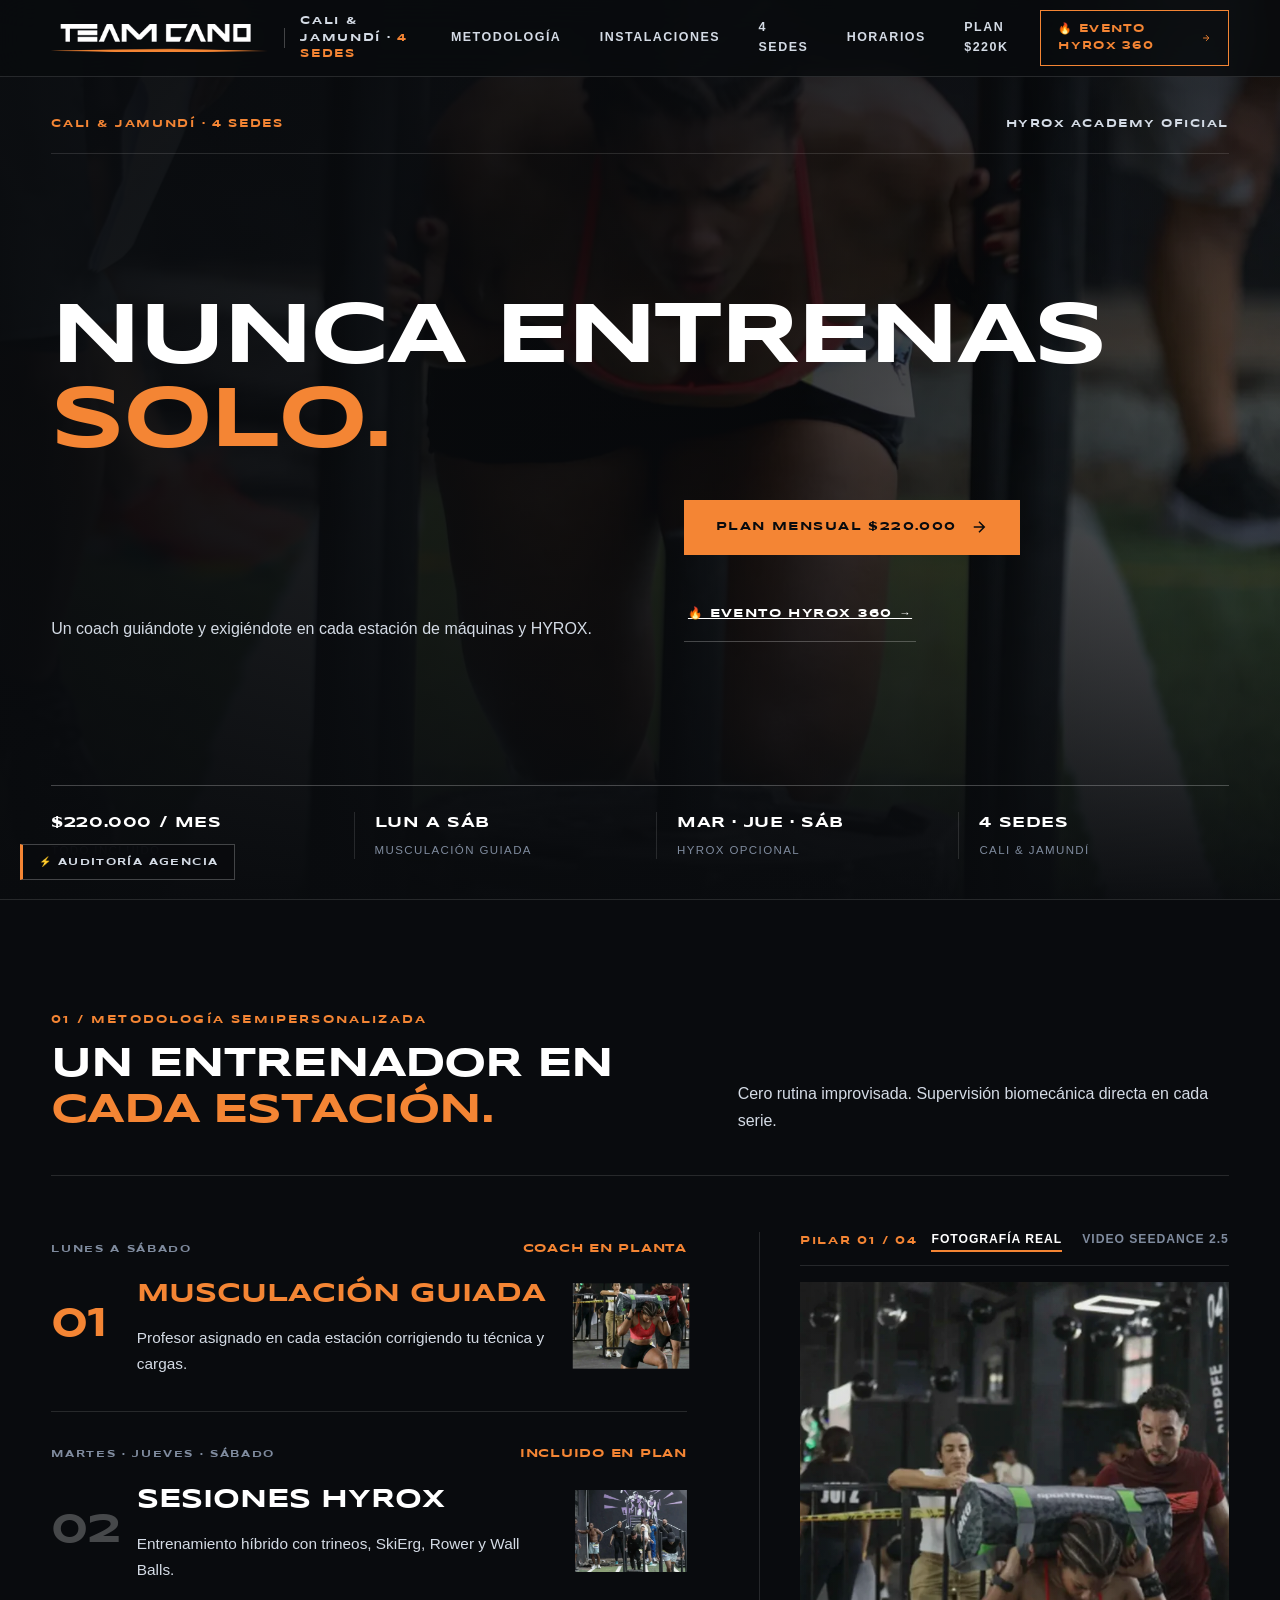
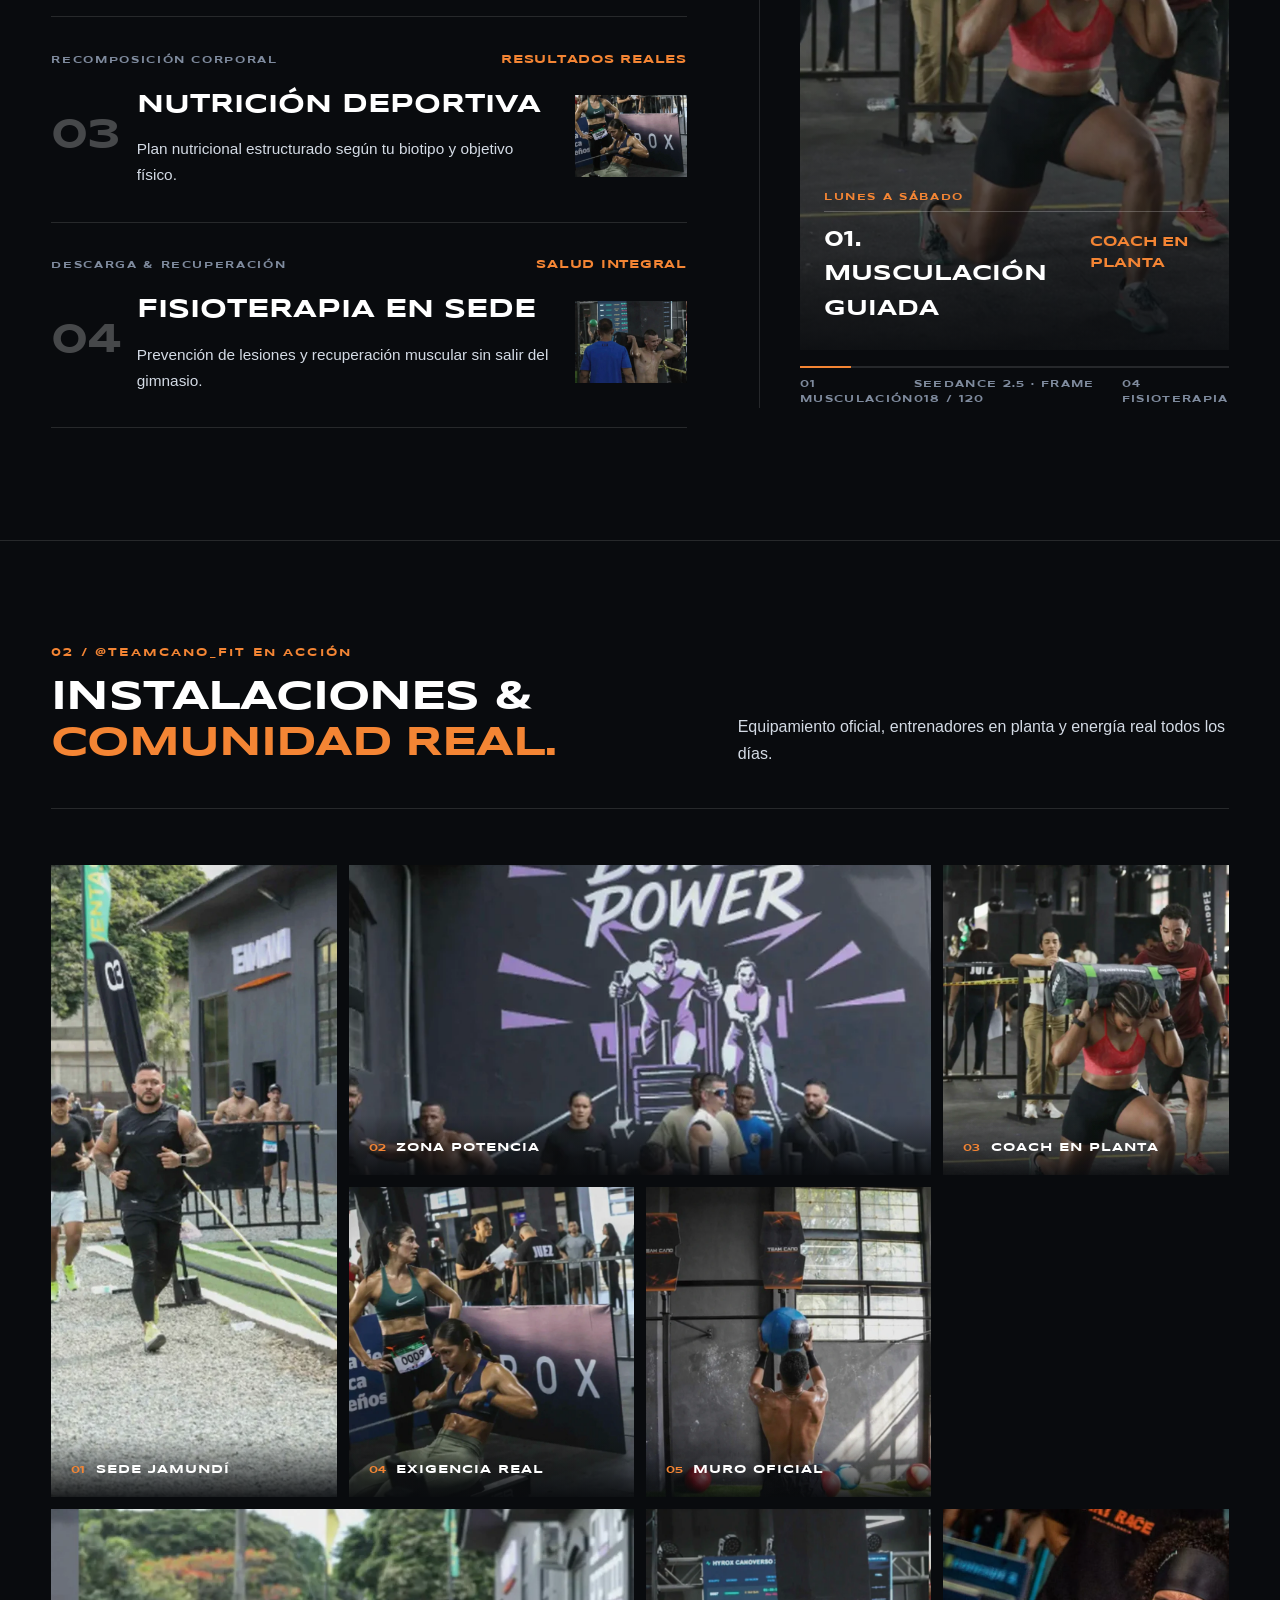
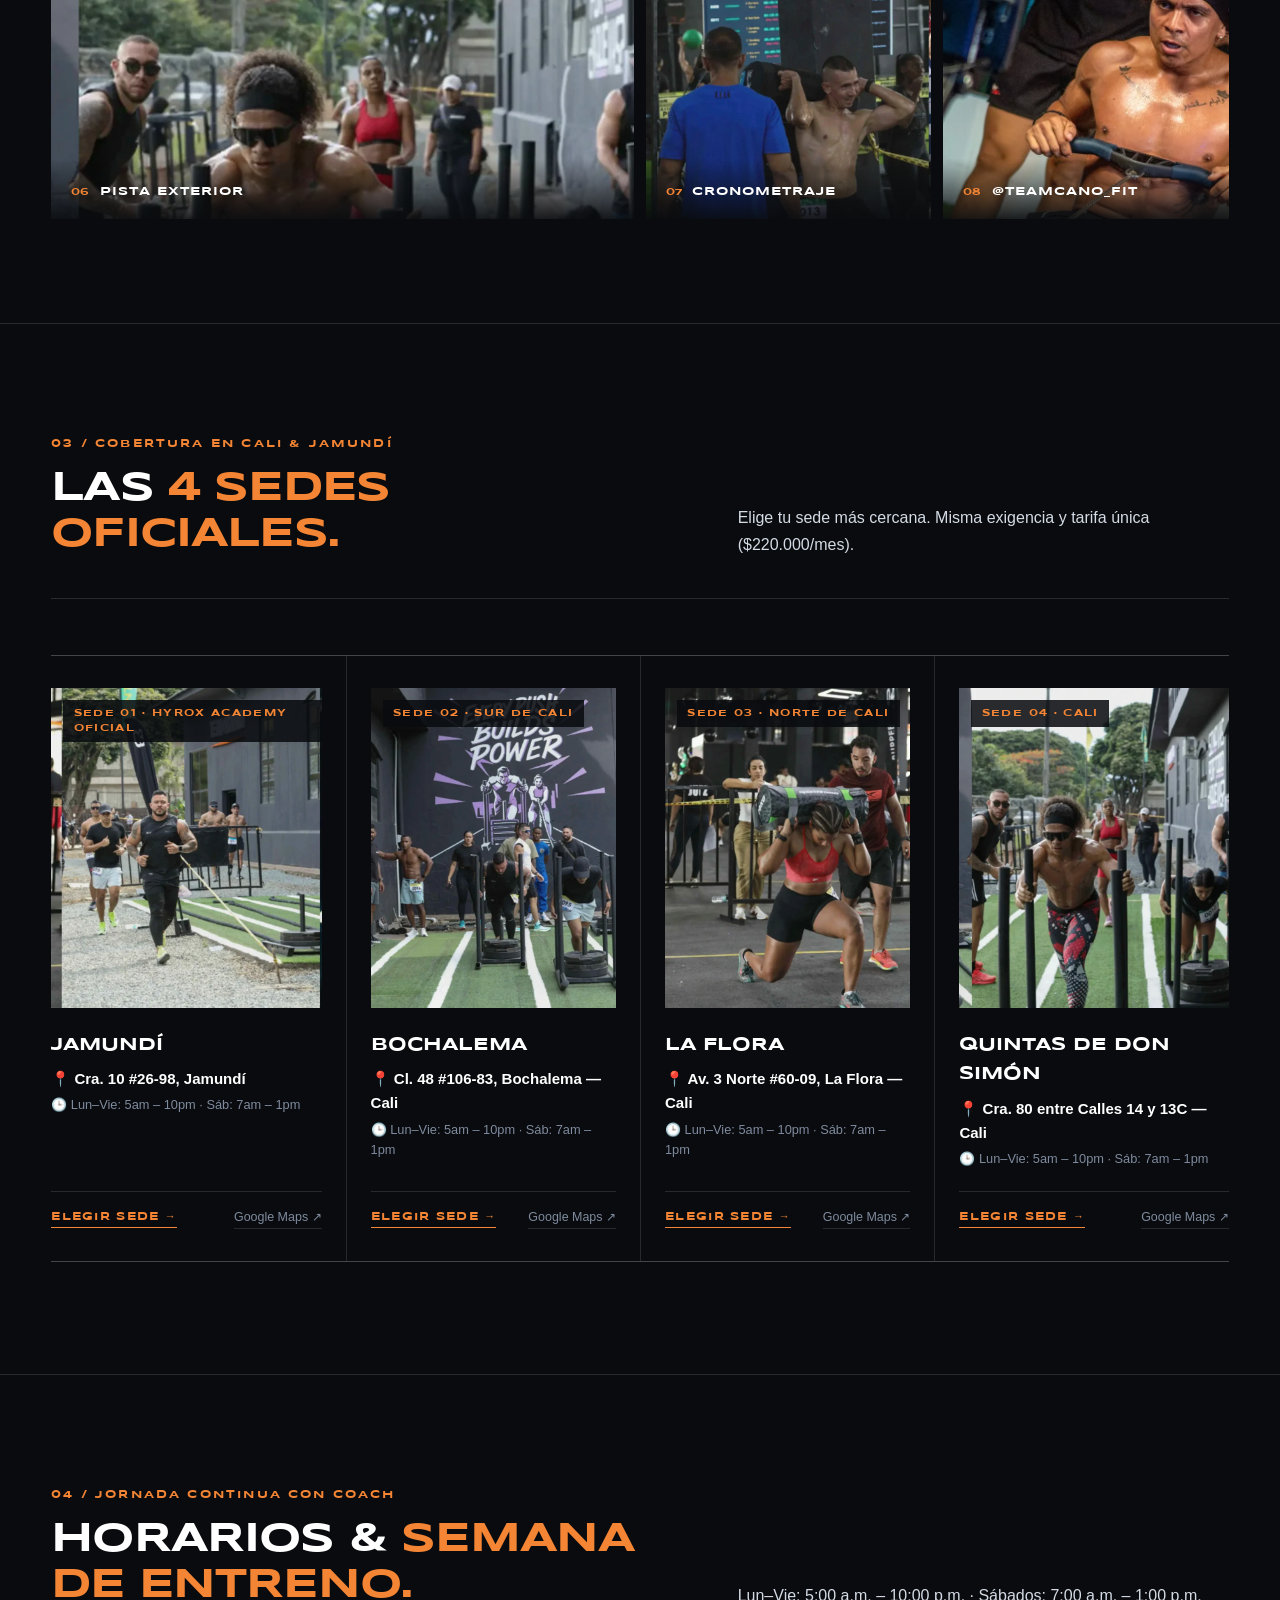
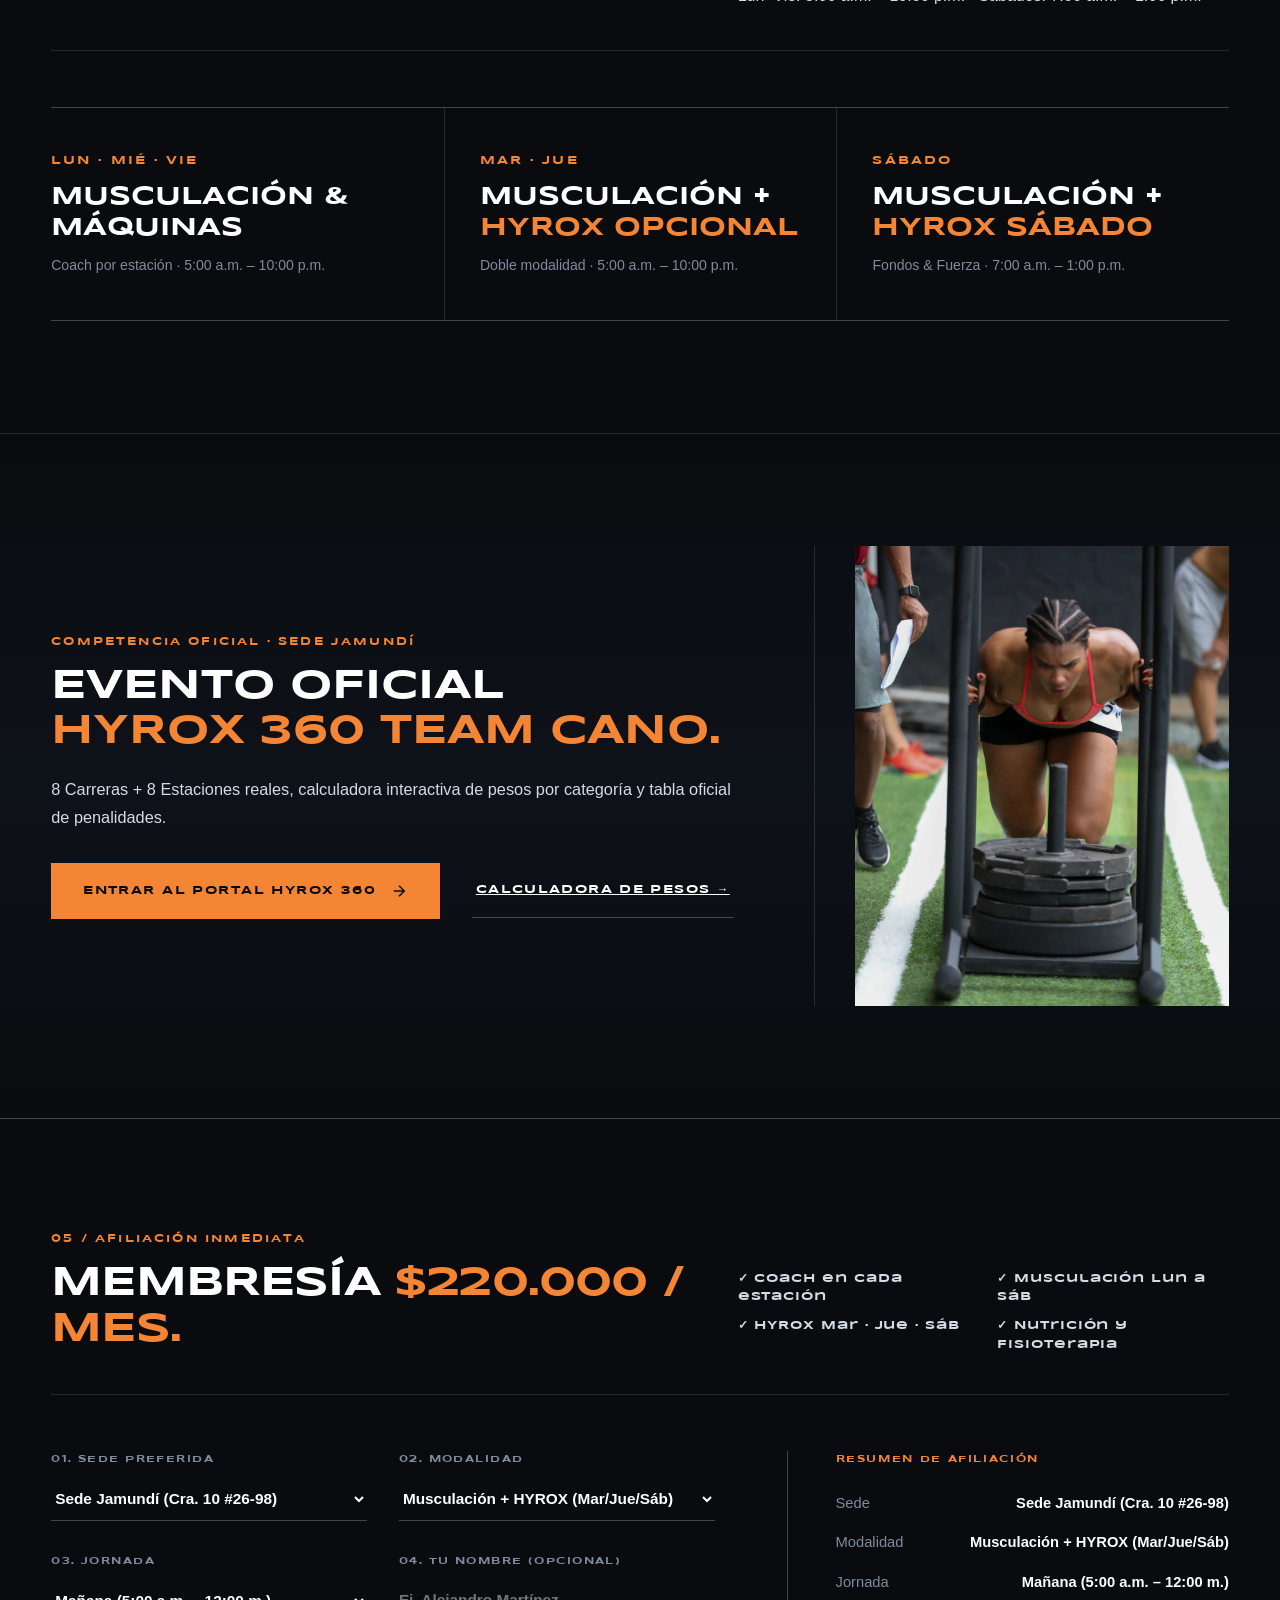
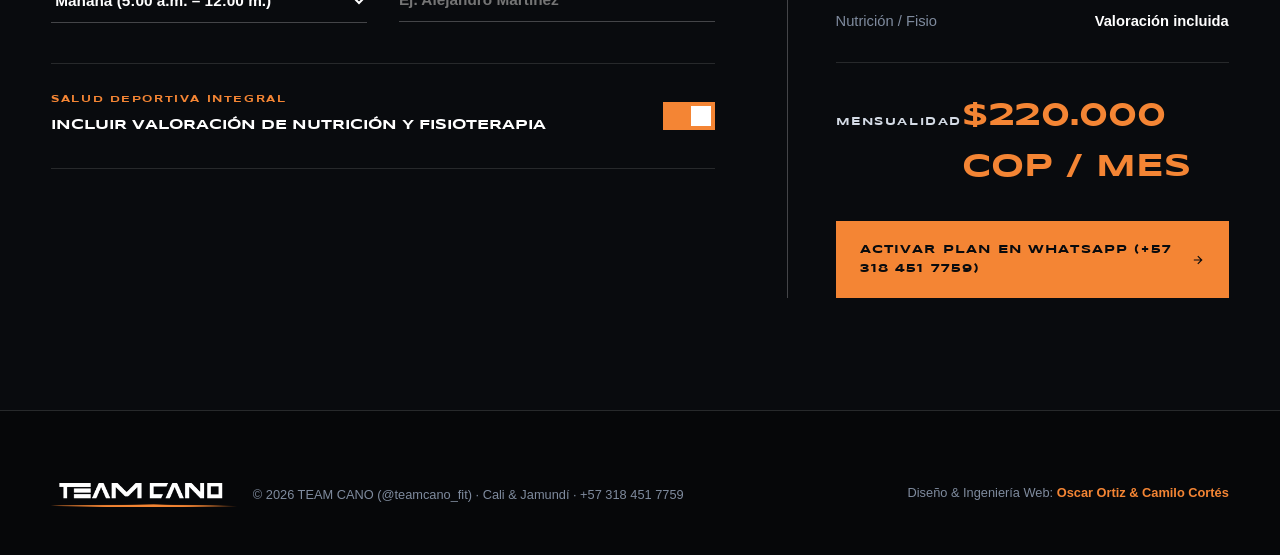
<file: propuesta-teamcano-hyrox/index.html>
<!DOCTYPE html>
<html lang="es" class="dark">
<head>
  <meta charset="UTF-8" />
  <meta name="viewport" content="width=device-width, initial-scale=1.0, maximum-scale=5.0" />
  <meta http-equiv="Content-Security-Policy" content="default-src 'self' https: data: blob:; style-src 'self' 'unsafe-inline' https://fonts.googleapis.com; font-src 'self' https://fonts.gstatic.com data:; img-src 'self' data: blob: https:; media-src 'self' data: blob: https:; script-src 'self' 'unsafe-inline';" />
  <title>TEAM CANO | Entrenamiento Semipersonalizado &amp; HYROX Academy — 4 Sedes en Cali y Jamundí</title>
  <meta name="description" content="Nunca entrenas solo: un coach guiándote y exigiéndote en cada estación de máquinas y HYROX. 4 sedes en Cali y Jamundí por $220.000 COP/mes." />
  <link rel="preconnect" href="https://fonts.googleapis.com" />
  <link rel="preconnect" href="https://fonts.gstatic.com" crossorigin />
  <link href="https://fonts.googleapis.com/css2?family=Inter:wght@300;400;500;600;700&family=Plus+Jakarta+Sans:wght@400;500;600;700;800&family=Syncopate:wght@400;700&display=swap" rel="stylesheet" />
  <link rel="stylesheet" href="styles.css" />
</head>
<body data-page="home">
  <!-- Línea superior minimalista de lectura -->
  <div class="tc-progress-line" id="globalProgressBar" aria-hidden="true"></div>

  <!-- =====================================================================
       A. BARRA DE NAVEGACIÓN SUPERIOR INSTITUCIONAL (ESTILO EQUINOX)
  ====================================================================== -->
  <header class="tc-header" id="navbar">
    <div class="tc-container tc-header-inner">
      <a href="#inicio" class="tc-brand" aria-label="Team Cano Inicio">
        <img src="assets/teamcano_logo.png" alt="Team Cano" class="tc-logo" />
        <span class="tc-brand-divider"></span>
        <span class="tc-brand-tag">CALI &amp; JAMUNDÍ · <em>4 SEDES</em></span>
      </a>

      <nav class="tc-nav" aria-label="Navegación Principal Team Cano">
        <a href="#metodologia" class="tc-nav-link">Metodología</a>
        <a href="#lookbook" class="tc-nav-link">Instalaciones</a>
        <a href="#sedes-oficiales" class="tc-nav-link">4 Sedes</a>
        <a href="#horarios-programacion" class="tc-nav-link">Horarios</a>
        <a href="#membresia-checkout" class="tc-nav-link">Plan $220K</a>
      </nav>

      <div class="tc-header-cta">
        <a href="hyrox360.html" class="tc-hyrox-nav-badge" aria-label="Ir al Evento Oficial HYROX 360">
          <span>🔥 EVENTO HYROX 360</span>
          <svg width="14" height="14" viewBox="0 0 24 24" fill="none" stroke="currentColor" stroke-width="2.2"><path d="M5 12h14M12 5l7 7-7 7"/></svg>
        </a>
        <button class="tc-burger" id="mobileMenuBtn" aria-label="Abrir menú móvil">
          <span></span><span></span>
        </button>
      </div>
    </div>

    <div class="tc-mobile-nav" id="mobileDrawer">
      <a href="#metodologia" class="tc-mobile-link">01 — Metodología Semipersonalizada</a>
      <a href="#lookbook" class="tc-mobile-link">02 — Lookbook &amp; Instalaciones</a>
      <a href="#sedes-oficiales" class="tc-mobile-link">03 — Las 4 Sedes (Cali &amp; Jamundí)</a>
      <a href="#horarios-programacion" class="tc-mobile-link">04 — Horarios Semanales</a>
      <a href="#membresia-checkout" class="tc-mobile-link">05 — Plan Mensual ($220.000 COP)</a>
      <a href="hyrox360.html" class="tc-mobile-link tc-text-orange">🔥 Evento Oficial HYROX 360 →</a>
    </div>
  </header>

  <main>
    <!-- =====================================================================
         B. HERO MINIMALISTA Y POTENTE (100VH — SCROLL 100% LIBRE)
    ====================================================================== -->
    <section class="tc-hero" id="inicio">
      <div class="tc-hero-media" aria-hidden="true">
        <video
          id="heroBgVideo"
          class="tc-hero-video"
          autoplay
          loop
          muted
          playsinline
          preload="auto"
          poster="assets/stations/02_sled_push.webp"
        >
          <source src="assets/video/teamcano_seedance25_raw_10s.mp4" type="video/mp4" />
        </video>
        <div class="tc-hero-overlay"></div>
      </div>

      <div class="tc-container tc-hero-layout">
        <div class="tc-hero-top-meta">
          <span class="tc-eyebrow">CALI &amp; JAMUNDÍ · 4 SEDES</span>
          <span class="tc-hero-date-tag">HYROX ACADEMY OFICIAL</span>
        </div>

        <div class="tc-hero-main">
          <h1 class="tc-hero-title">
            NUNCA ENTRENAS <span class="tc-text-orange">SOLO.</span>
          </h1>

          <div class="tc-hero-editorial-cols">
            <p class="tc-hero-lead">
              Un coach guiándote y exigiéndote en cada estación de máquinas y HYROX.
            </p>

            <div class="tc-hero-actions">
              <a href="#membresia-checkout" class="tc-btn-editorial-primary">
                <span>PLAN MENSUAL $220.000</span>
                <svg width="18" height="18" viewBox="0 0 24 24" fill="none" stroke="currentColor" stroke-width="2"><path d="M5 12h14M12 5l7 7-7 7"/></svg>
              </a>
              <a href="hyrox360.html" class="tc-btn-editorial-ghost">
                <span>🔥 EVENTO HYROX 360 →</span>
              </a>
            </div>
          </div>
        </div>

        <!-- Barra Inferior del Hero: Solo 4 Datos Cortos (2-3 palabras) -->
        <div class="tc-hero-architectural-strip">
          <div class="tc-arch-item">
            <span class="tc-arch-num">$220.000 / MES</span>
            <span class="tc-arch-label">TODO INCLUIDO</span>
          </div>
          <div class="tc-arch-item">
            <span class="tc-arch-num">LUN A SÁB</span>
            <span class="tc-arch-label">MUSCULACIÓN GUIADA</span>
          </div>
          <div class="tc-arch-item">
            <span class="tc-arch-num">MAR · JUE · SÁB</span>
            <span class="tc-arch-label">HYROX OPCIONAL</span>
          </div>
          <div class="tc-arch-item">
            <span class="tc-arch-num">4 SEDES</span>
            <span class="tc-arch-label">CALI &amp; JAMUNDÍ</span>
          </div>
        </div>
      </div>
    </section>

    <!-- =====================================================================
         C. SECCIÓN 1 — METODOLOGÍA SPLIT-SCREEN (MÁS VISUAL, MENOS TEXTO)
         Izquierda: 4 Pilares con miniatura y 1 sola línea corta (máx 12 palabras)
         Derecha: Visor Sticky con <canvas> Seedance 2.5 + Fotos Reales
    ====================================================================== -->
    <section class="tc-split-circuit-section" id="metodologia">
      <div class="tc-container">
        <div class="tc-editorial-section-head">
          <div>
            <span class="tc-section-index">01 / METODOLOGÍA SEMIPERSONALIZADA</span>
            <h2 class="tc-editorial-heading">
              UN ENTRENADOR EN <span class="tc-text-orange">CADA ESTACIÓN.</span>
            </h2>
          </div>
          <p class="tc-editorial-sub">
            Cero rutina improvisada. Supervisión biomecánica directa en cada serie.
          </p>
        </div>

        <div class="tc-split-scrolly-wrapper" id="splitCircuitWrapper">
          <!-- COLUMNA IZQUIERDA: 4 Filas con Miniatura Fotográfica + 1 frase corta -->
          <div class="tc-circuit-left-stream" id="methodologyStreamList">
            <!-- Poblado dinámicamente por app.js -->
          </div>

          <!-- COLUMNA DERECHA: Visor Sticky a Gran Escala -->
          <aside class="tc-circuit-right-sticky" aria-label="Visor sincronizado de metodología e instalaciones">
            <div class="tc-sticky-stage">
              <div class="tc-stage-top-bar">
                <span class="tc-stage-station-indicator" id="stickyStationCode">PILAR 01 / 04</span>
                <div class="tc-stage-lens-tabs">
                  <button type="button" class="tc-lens-tab active" data-lens="hybrid" id="lensHybridBtn">
                    Fotografía Real
                  </button>
                  <button type="button" class="tc-lens-tab" data-lens="canvas" id="lensCanvasBtn">
                    Video Seedance 2.5
                  </button>
                </div>
              </div>

              <div class="tc-stage-visual-frame">
                <img
                  src="assets/gallery/mosaic_03_coach_lunges_guidance.webp"
                  alt="Coach guiando atleta en estación Team Cano"
                  class="tc-stage-station-photo"
                  id="stickyStationPhoto"
                />
                <canvas
                  id="scrollyCanvas"
                  class="tc-stage-canvas"
                  aria-label="Secuencia interactiva Seedance 2.5 Team Cano"
                ></canvas>
                <div class="tc-stage-gradient"></div>

                <div class="tc-stage-caption-overlay">
                  <div class="tc-stage-run-kicker" id="stickyStationRun">INCLUIDO EN TU PLAN ($220.000 / MES)</div>
                  <div class="tc-stage-title-row">
                    <h3 class="tc-stage-active-name" id="stickyStationName">01. MUSCULACIÓN GUIADA</h3>
                    <span class="tc-stage-active-metric" id="stickyStationMetric">LUN A SÁB</span>
                  </div>
                </div>
              </div>

              <div class="tc-stage-progress-footer">
                <div class="tc-stage-progress-track">
                  <div class="tc-stage-progress-fill" id="stickyCircuitProgress"></div>
                </div>
                <div class="tc-stage-progress-labels">
                  <span>01 MUSCULACIÓN</span>
                  <span id="stickyFrameReadout">SECUENCIA EN VIVO · 60 FPS</span>
                  <span>04 FISIOTERAPIA</span>
                </div>
              </div>
            </div>
          </aside>
        </div>
      </div>
    </section>

    <!-- =====================================================================
         D. SECCIÓN 2 (NUEVA) — LOOKBOOK VISUAL DE INSTALACIONES & COMUNIDAD
         80% Fotografía Real a Gran Escala · Etiquetas Mínimas de 2 Palabras
    ====================================================================== -->
    <section class="tc-lookbook-section" id="lookbook">
      <div class="tc-container">
        <div class="tc-editorial-section-head">
          <div>
            <span class="tc-section-index">02 / @TEAMCANO_FIT EN ACCIÓN</span>
            <h2 class="tc-editorial-heading">
              INSTALACIONES &amp; <span class="tc-text-orange">COMUNIDAD REAL.</span>
            </h2>
          </div>
          <p class="tc-editorial-sub">
            Equipamiento oficial, entrenadores en planta y energía real todos los días.
          </p>
        </div>

        <div class="tc-lookbook-bento">
          <figure class="tc-look-item tc-look-tall">
            <img src="assets/gallery/mosaic_04_jamundi_building_facade.webp" alt="Edificio Sede Jamundí Team Cano" loading="lazy" />
            <figcaption>
              <span>01</span>
              <strong>SEDE JAMUNDÍ</strong>
            </figcaption>
          </figure>

          <figure class="tc-look-item tc-look-wide">
            <img src="assets/gallery/mosaic_06_every_push_builds_power.webp" alt="Mural Every Push Builds Power Team Cano" loading="lazy" />
            <figcaption>
              <span>02</span>
              <strong>ZONA POTENCIA</strong>
            </figcaption>
          </figure>

          <figure class="tc-look-item">
            <img src="assets/gallery/mosaic_03_coach_lunges_guidance.webp" alt="Coach en planta exigiendo técnica" loading="lazy" />
            <figcaption>
              <span>03</span>
              <strong>COACH EN PLANTA</strong>
            </figcaption>
          </figure>

          <figure class="tc-look-item">
            <img src="assets/gallery/mosaic_10_coach_rower_motivation.webp" alt="Acompañamiento en Remo HYROX" loading="lazy" />
            <figcaption>
              <span>04</span>
              <strong>EXIGENCIA REAL</strong>
            </figcaption>
          </figure>

          <figure class="tc-look-item">
            <img src="assets/gallery/mosaic_01_wallballs_target.webp" alt="Diana Oficial Wall Balls Team Cano" loading="lazy" />
            <figcaption>
              <span>05</span>
              <strong>MURO OFICIAL</strong>
            </figcaption>
          </figure>

          <figure class="tc-look-item tc-look-wide">
            <img src="assets/gallery/mosaic_07_double_sled_push_race.webp" alt="Carriles dobles de trineo Team Cano" loading="lazy" />
            <figcaption>
              <span>06</span>
              <strong>PISTA EXTERIOR</strong>
            </figcaption>
          </figure>

          <figure class="tc-look-item">
            <img src="assets/gallery/mosaic_09_coach_canoverso_screen.webp" alt="Pantalla HYROX Canoverso Team Cano" loading="lazy" />
            <figcaption>
              <span>07</span>
              <strong>CRONOMETRAJE</strong>
            </figcaption>
          </figure>

          <figure class="tc-look-item">
            <img src="assets/gallery/ig_03_workout.webp" alt="Atleta comunidad @teamcano_fit" loading="lazy" />
            <figcaption>
              <span>08</span>
              <strong>@TEAMCANO_FIT</strong>
            </figcaption>
          </figure>
        </div>
      </div>
    </section>

    <!-- =====================================================================
         E. SECCIÓN 3 — LAS 4 SEDES OFICIALES (CON FOTOGRAFÍA GRANDE POR SEDE)
         Cero Párrafos Repetidos: Foto Real + Nombre + Dirección + Horario + CTA
    ====================================================================== -->
    <section class="tc-locations-section" id="sedes-oficiales">
      <div class="tc-container">
        <div class="tc-editorial-section-head">
          <div>
            <span class="tc-section-index">03 / COBERTURA EN CALI &amp; JAMUNDÍ</span>
            <h2 class="tc-editorial-heading">
              LAS <span class="tc-text-orange">4 SEDES OFICIALES.</span>
            </h2>
          </div>
          <p class="tc-editorial-sub">
            Elige tu sede más cercana. Misma exigencia y tarifa única ($220.000/mes).
          </p>
        </div>

        <div class="tc-branches-visual-grid" id="locationsEditorialList">
          <!-- Renderizado por app.js con fotografía grande real por sede -->
        </div>
      </div>
    </section>

    <!-- =====================================================================
         F. SECCIÓN 4 — HORARIOS & SEMANA DE ENTRENO (100% VISUAL Y ESQUEMÁTICA)
         3 Bloques Esquemáticos Sin Párrafos Largos
    ====================================================================== -->
    <section class="tc-schedule-section" id="horarios-programacion">
      <div class="tc-container">
        <div class="tc-editorial-section-head">
          <div>
            <span class="tc-section-index">04 / JORNADA CONTINUA CON COACH</span>
            <h2 class="tc-editorial-heading">
              HORARIOS &amp; <span class="tc-text-orange">SEMANA DE ENTRENO.</span>
            </h2>
          </div>
          <p class="tc-editorial-sub">
            Lun–Vie: 5:00 a.m. – 10:00 p.m. · Sábados: 7:00 a.m. – 1:00 p.m.
          </p>
        </div>

        <div class="tc-schematic-week-grid">
          <div class="tc-schem-block">
            <span class="tc-schem-days">LUN · MIÉ · VIE</span>
            <h3 class="tc-schem-mode">MUSCULACIÓN &amp; MÁQUINAS</h3>
            <span class="tc-schem-meta">Coach por estación · 5:00 a.m. – 10:00 p.m.</span>
          </div>

          <div class="tc-schem-block tc-schem-highlight">
            <span class="tc-schem-days">MAR · JUE</span>
            <h3 class="tc-schem-mode">MUSCULACIÓN + <span class="tc-text-orange">HYROX OPCIONAL</span></h3>
            <span class="tc-schem-meta">Doble modalidad · 5:00 a.m. – 10:00 p.m.</span>
          </div>

          <div class="tc-schem-block tc-schem-highlight">
            <span class="tc-schem-days">SÁBADO</span>
            <h3 class="tc-schem-mode">MUSCULACIÓN + <span class="tc-text-orange">HYROX SÁBADO</span></h3>
            <span class="tc-schem-meta">Fondos &amp; Fuerza · 7:00 a.m. – 1:00 p.m.</span>
          </div>
        </div>
      </div>
    </section>

    <!-- =====================================================================
         G. BANNER VISUAL DE ACCESO AL PORTAL EXCLUSIVO HYROX 360
    ====================================================================== -->
    <section class="tc-hyrox-portal-banner" aria-label="Competencia Oficial HYROX 360 Team Cano">
      <div class="tc-container">
        <div class="tc-portal-grid">
          <div class="tc-portal-copy">
            <span class="tc-section-index">COMPETENCIA OFICIAL · SEDE JAMUNDÍ</span>
            <h2 class="tc-portal-title">
              EVENTO OFICIAL<br />
              <span class="tc-text-orange">HYROX 360 TEAM CANO.</span>
            </h2>
            <p class="tc-portal-lead">
              8 Carreras + 8 Estaciones reales, calculadora interactiva de pesos por categoría y tabla oficial de penalidades.
            </p>
            <div class="tc-portal-actions">
              <a href="hyrox360.html" class="tc-btn-editorial-primary">
                <span>ENTRAR AL PORTAL HYROX 360</span>
                <svg width="18" height="18" viewBox="0 0 24 24" fill="none" stroke="currentColor" stroke-width="2"><path d="M5 12h14M12 5l7 7-7 7"/></svg>
              </a>
              <a href="hyrox360.html#configurador-categorias" class="tc-btn-editorial-ghost">
                <span>CALCULADORA DE PESOS →</span>
              </a>
            </div>
          </div>

          <div class="tc-portal-visual">
            <img src="assets/stations/02_sled_push.webp" alt="Atleta en Sled Push HYROX Team Cano" loading="lazy" />
          </div>
        </div>
      </div>
    </section>

    <!-- =====================================================================
         H. SECCIÓN 5 — MEMBRESÍA $220.000 / MES + RESERVA RÁPIDA EN WHATSAPP
         4 Bullets Cortos de 4 Palabras + Configurador Directo
    ====================================================================== -->
    <section class="tc-registration-section" id="membresia-checkout">
      <div class="tc-container">
        <div class="tc-editorial-section-head">
          <div>
            <span class="tc-section-index">05 / AFILIACIÓN INMEDIATA</span>
            <h2 class="tc-editorial-heading">
              MEMBRESÍA <span class="tc-text-orange">$220.000 / MES.</span>
            </h2>
          </div>
          <div class="tc-plan-short-bullets">
            <span>✓ Coach en cada estación</span>
            <span>✓ Musculación Lun a Sáb</span>
            <span>✓ HYROX Mar · Jue · Sáb</span>
            <span>✓ Nutrición y Fisioterapia</span>
          </div>
        </div>

        <div class="tc-editorial-checkout-grid">
          <div class="tc-checkout-left">
            <div class="tc-minimal-fields">
              <div class="tc-minimal-field">
                <label for="memBranch">01. SEDE PREFERIDA</label>
                <select id="memBranch">
                  <option value="Sede Jamundí (Cra. 10 #26-98)">Sede Jamundí (Cra. 10 #26-98)</option>
                  <option value="Sede Bochalema — Sur de Cali (Cl. 48 #106-83)">Sede Bochalema (Cl. 48 #106-83)</option>
                  <option value="Sede La Flora — Norte de Cali (Av. 3 Norte #60-09)">Sede La Flora (Av. 3 Norte #60-09)</option>
                  <option value="Sede Quintas de Don Simón — Cali (Cra. 80 entre 14 y 13C)">Sede Quintas de Don Simón (Cra. 80)</option>
                </select>
              </div>

              <div class="tc-minimal-field">
                <label for="memFocus">02. MODALIDAD</label>
                <select id="memFocus">
                  <option value="Musculación + HYROX (Mar/Jue/Sáb)">Musculación + HYROX (Mar/Jue/Sáb)</option>
                  <option value="100% Musculación en Máquinas">100% Musculación en Máquinas</option>
                  <option value="Preparación Competencia HYROX 360">Preparación Competencia HYROX 360</option>
                </select>
              </div>

              <div class="tc-minimal-field">
                <label for="memShift">03. JORNADA</label>
                <select id="memShift">
                  <option value="Mañana (5:00 a.m. – 12:00 m.)">Mañana (5:00 a.m. – 12:00 m.)</option>
                  <option value="Tarde (12:00 m. – 5:00 p.m.)">Tarde (12:00 m. – 5:00 p.m.)</option>
                  <option value="Noche (5:00 p.m. – 10:00 p.m.)">Noche (5:00 p.m. – 10:00 p.m.)</option>
                </select>
              </div>

              <div class="tc-minimal-field">
                <label for="memUserName">04. TU NOMBRE (OPCIONAL)</label>
                <input type="text" id="memUserName" placeholder="Ej. Alejandro Martínez" maxlength="80" />
              </div>
            </div>

            <div class="tc-photo-toggle-row">
              <div class="tc-photo-toggle-info">
                <span class="tc-photo-tag">SALUD DEPORTIVA INTEGRAL</span>
                <h4>INCLUIR VALORACIÓN DE NUTRICIÓN Y FISIOTERAPIA</h4>
              </div>
              <label class="tc-switch" aria-label="Solicitar información de Nutrición y Fisioterapia">
                <input type="checkbox" id="memHealthAddon" checked />
                <span class="tc-slider"></span>
              </label>
            </div>
          </div>

          <div class="tc-checkout-right">
            <div class="tc-summary-sheet">
              <span class="tc-summary-kicker">RESUMEN DE AFILIACIÓN</span>

              <div class="tc-summary-lines">
                <div class="tc-summary-line">
                  <span>Sede</span>
                  <strong id="memSummaryBranch" class="tc-text-orange">Sede Jamundí (Cra. 10 #26-98)</strong>
                </div>
                <div class="tc-summary-line">
                  <span>Modalidad</span>
                  <strong id="memSummaryFocus">Musculación + HYROX (Mar/Jue/Sáb)</strong>
                </div>
                <div class="tc-summary-line">
                  <span>Jornada</span>
                  <strong id="memSummaryShift">Mañana (5:00 a.m. – 12:00 m.)</strong>
                </div>
                <div class="tc-summary-line">
                  <span>Nutrición / Fisio</span>
                  <strong id="memSummaryHealth">Valoración incluida</strong>
                </div>
              </div>

              <div class="tc-summary-total-block">
                <span>MENSUALIDAD</span>
                <strong id="memSummaryTotal">$220.000 COP / MES</strong>
              </div>

              <a
                href="https://wa.me/573184517759"
                target="_blank"
                rel="noopener noreferrer"
                class="tc-btn-whatsapp-editorial"
                id="memWhatsappBtn"
              >
                <span>ACTIVAR PLAN EN WHATSAPP (+57 318 451 7759)</span>
                <svg width="18" height="18" viewBox="0 0 24 24" fill="none" stroke="currentColor" stroke-width="2"><path d="M5 12h14M12 5l7 7-7 7"/></svg>
              </a>
            </div>
          </div>
        </div>
      </div>
    </section>
  </main>

  <!-- =====================================================================
       FOOTER MINIMALISTA
  ====================================================================== -->
  <footer class="tc-footer">
    <div class="tc-container">
      <div class="tc-footer-bottom" style="padding-top:0; border-top:none;">
        <div style="display:flex; align-items:center; gap:1rem;">
          <img src="assets/teamcano_logo.png" alt="Team Cano" style="height:24px;" />
          <span>© 2026 TEAM CANO (@teamcano_fit) · Cali &amp; Jamundí · +57 318 451 7759</span>
        </div>
        <span>Diseño &amp; Ingeniería Web: <strong>Oscar Ortiz &amp; Camilo Cortés</strong></span>
      </div>
    </div>
  </footer>

  <!-- =====================================================================
       BOTÓN FLOTANTE DE AUDITORÍA AGENCIA
  ====================================================================== -->
  <button type="button" class="tc-audit-trigger" id="openAgencyAuditBtn" aria-label="Abrir comparativa de agencia">
    <span>⚡ AUDITORÍA AGENCIA</span>
  </button>

  <div class="tc-modal-backdrop" id="agencyAuditModal" aria-hidden="true">
    <div class="tc-audit-sheet" role="dialog" aria-modal="true" aria-labelledby="auditTitle">
      <div class="tc-audit-head">
        <div>
          <span class="tc-section-index">RESUMEN EJECUTIVO · OSCAR ORTIZ &amp; CAMILO CORTÉS</span>
          <h2 id="auditTitle">DIAGNÓSTICO: <span class="tc-text-orange">WEB ACTUAL VS. NUEVA ARQUITECTURA</span></h2>
        </div>
        <button type="button" class="tc-modal-close" id="closeAgencyAuditBtn">✕ CERRAR</button>
      </div>

      <div class="tc-audit-rows">
        <div class="tc-audit-row">
          <div class="tc-audit-col-title">01. ENFOQUE DE NEGOCIO</div>
          <div class="tc-audit-col-before">
            <span>ANTES</span>
            <strong>Evento Vencido Único</strong>
            <p>Ocultaba las 4 sedes en Cali y Jamundí y la mensualidad de $220.000 COP con coach por estación.</p>
          </div>
          <div class="tc-audit-col-after">
            <span>AHORA</span>
            <strong>4 Sedes ($220K/mes) + Botón HYROX 360</strong>
            <p>Lookbook visual de las 4 sedes y plan mensual + portal exclusivo <code>hyrox360.html</code>.</p>
          </div>
        </div>

        <div class="tc-audit-row">
          <div class="tc-audit-col-title">02. PESO &amp; RENDIMIENTO</div>
          <div class="tc-audit-col-before">
            <span>ANTES</span>
            <strong>&gt; 45.4 MB en JPGs Crudos</strong>
            <p>Fotos sin comprimir de hasta 14.4 MB cada una.</p>
          </div>
          <div class="tc-audit-col-after">
            <span>AHORA</span>
            <strong>&lt; 3.8 MB Todo en WebP</strong>
            <p>+20 fotos reales optimizadas en WebP + secuencia Seedance 2.5 a 60 FPS.</p>
          </div>
        </div>
      </div>
    </div>
  </div>

  <script src="app.js"></script>
</body>
</html>
</file>
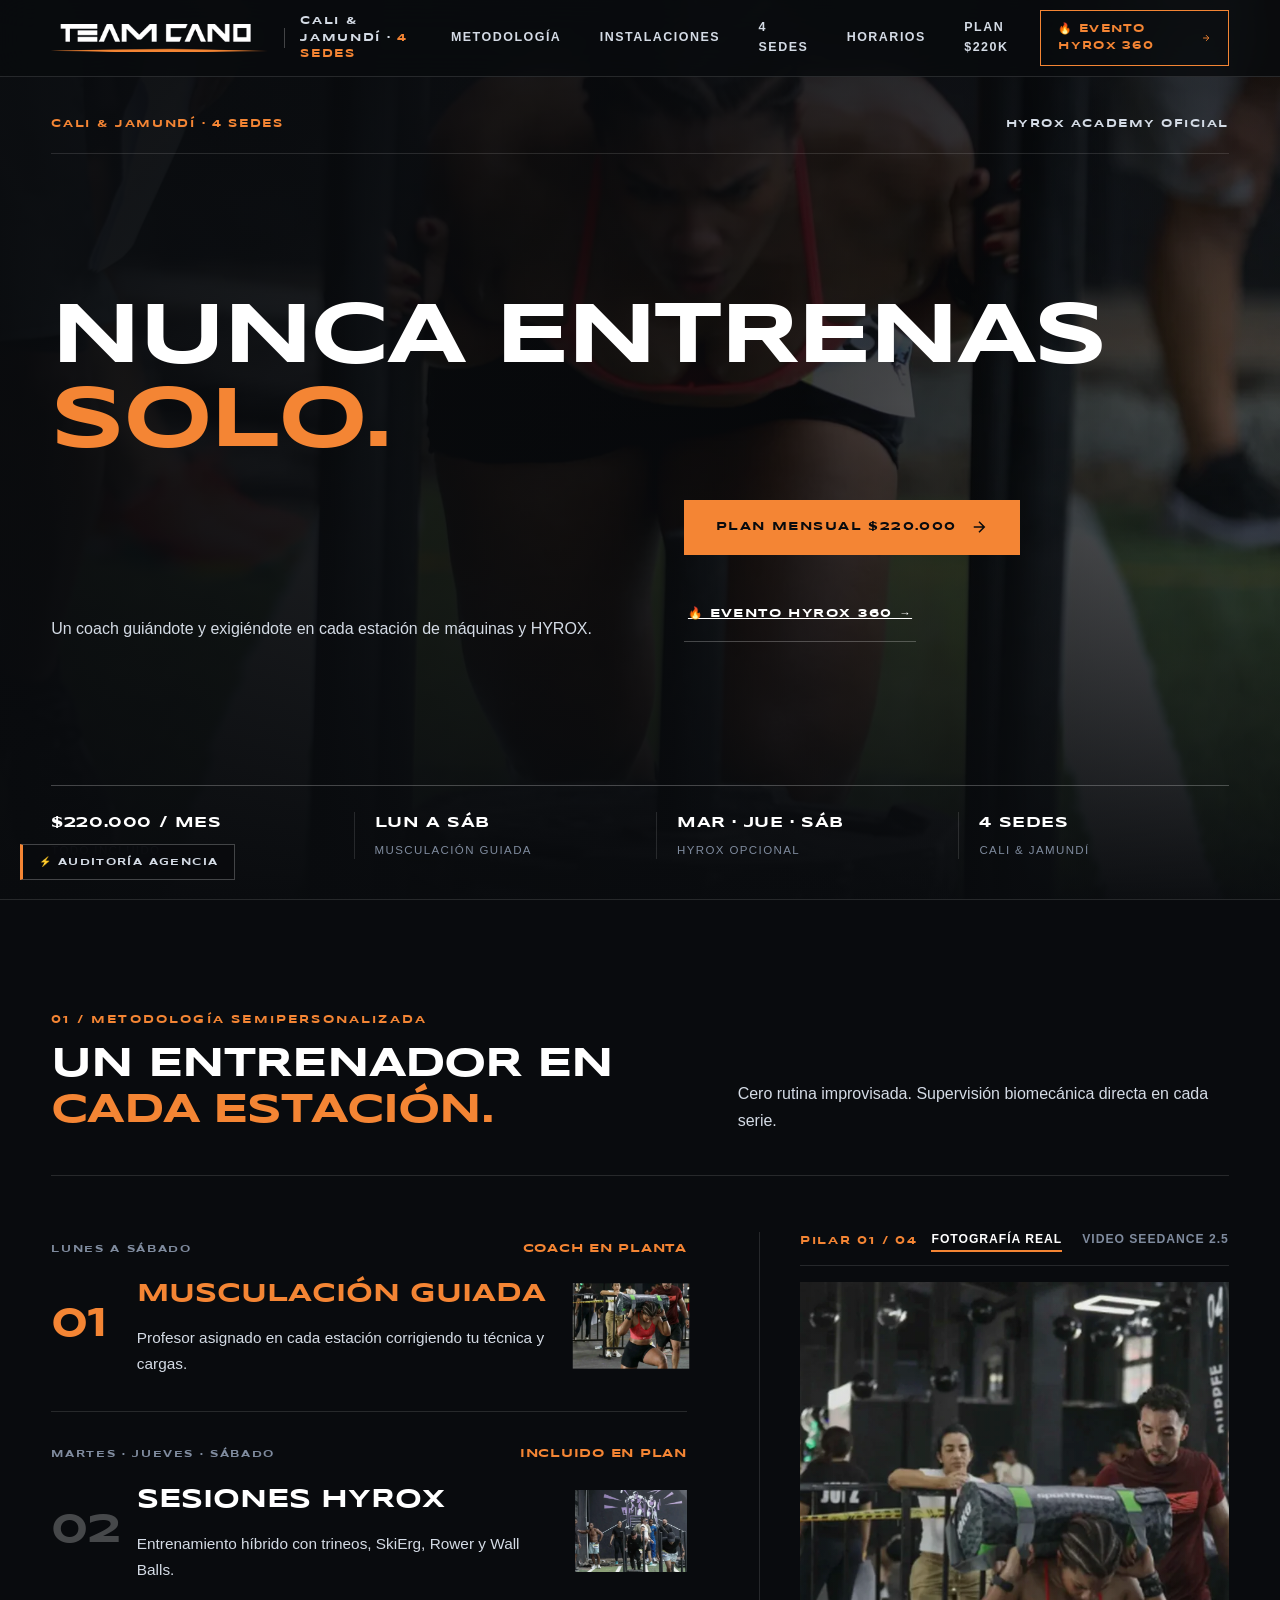
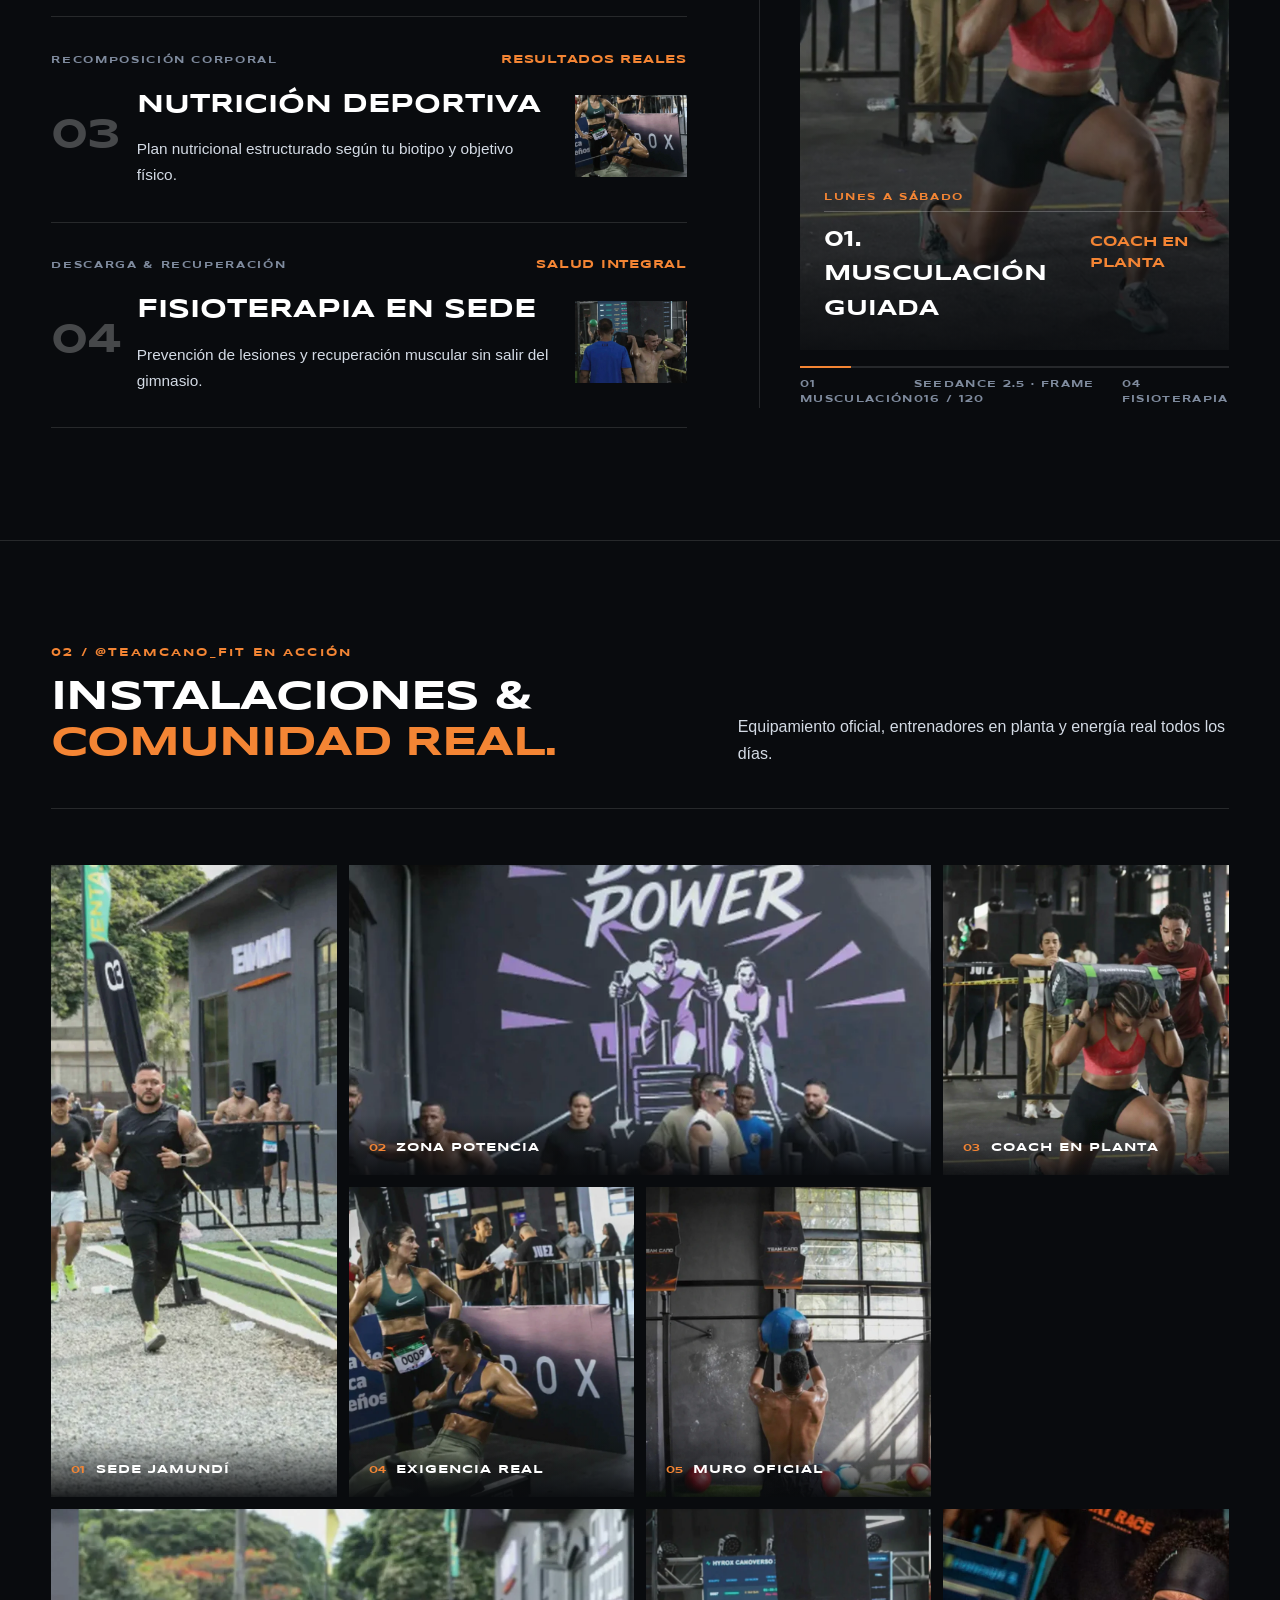
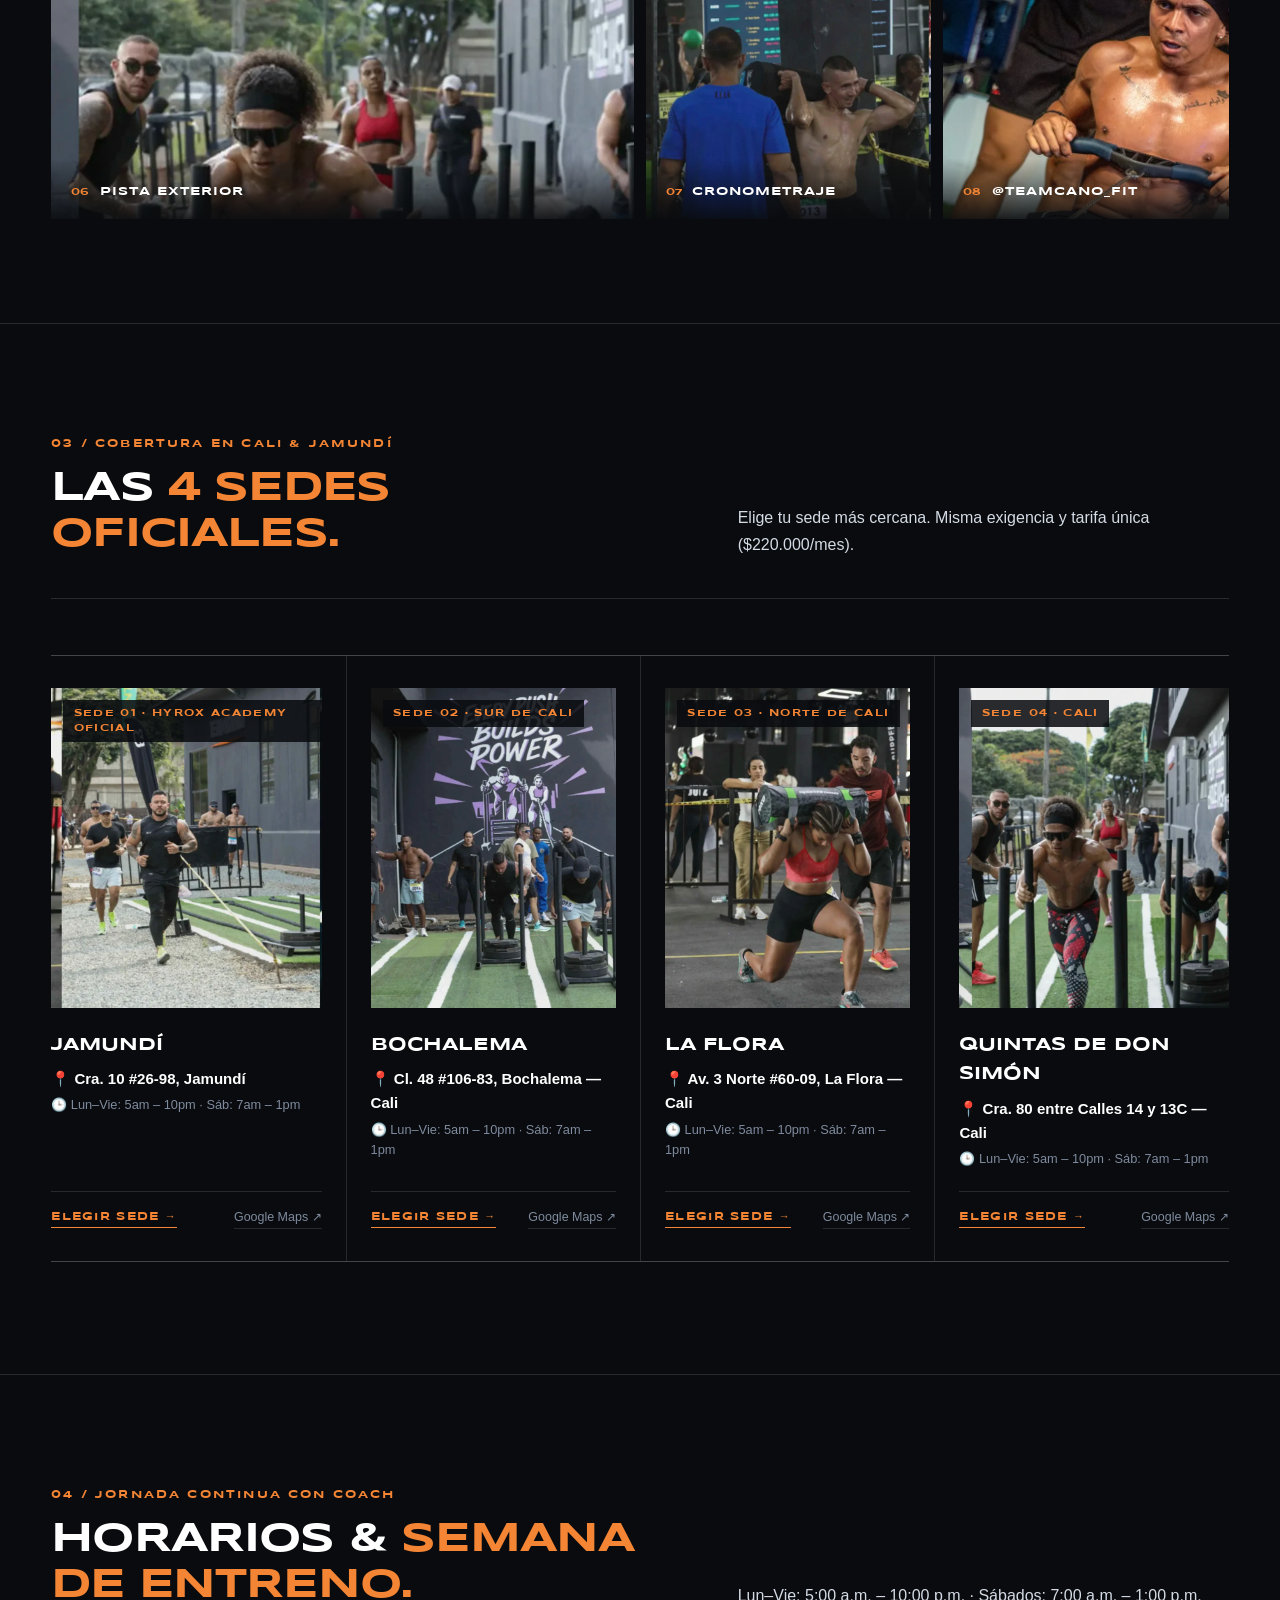
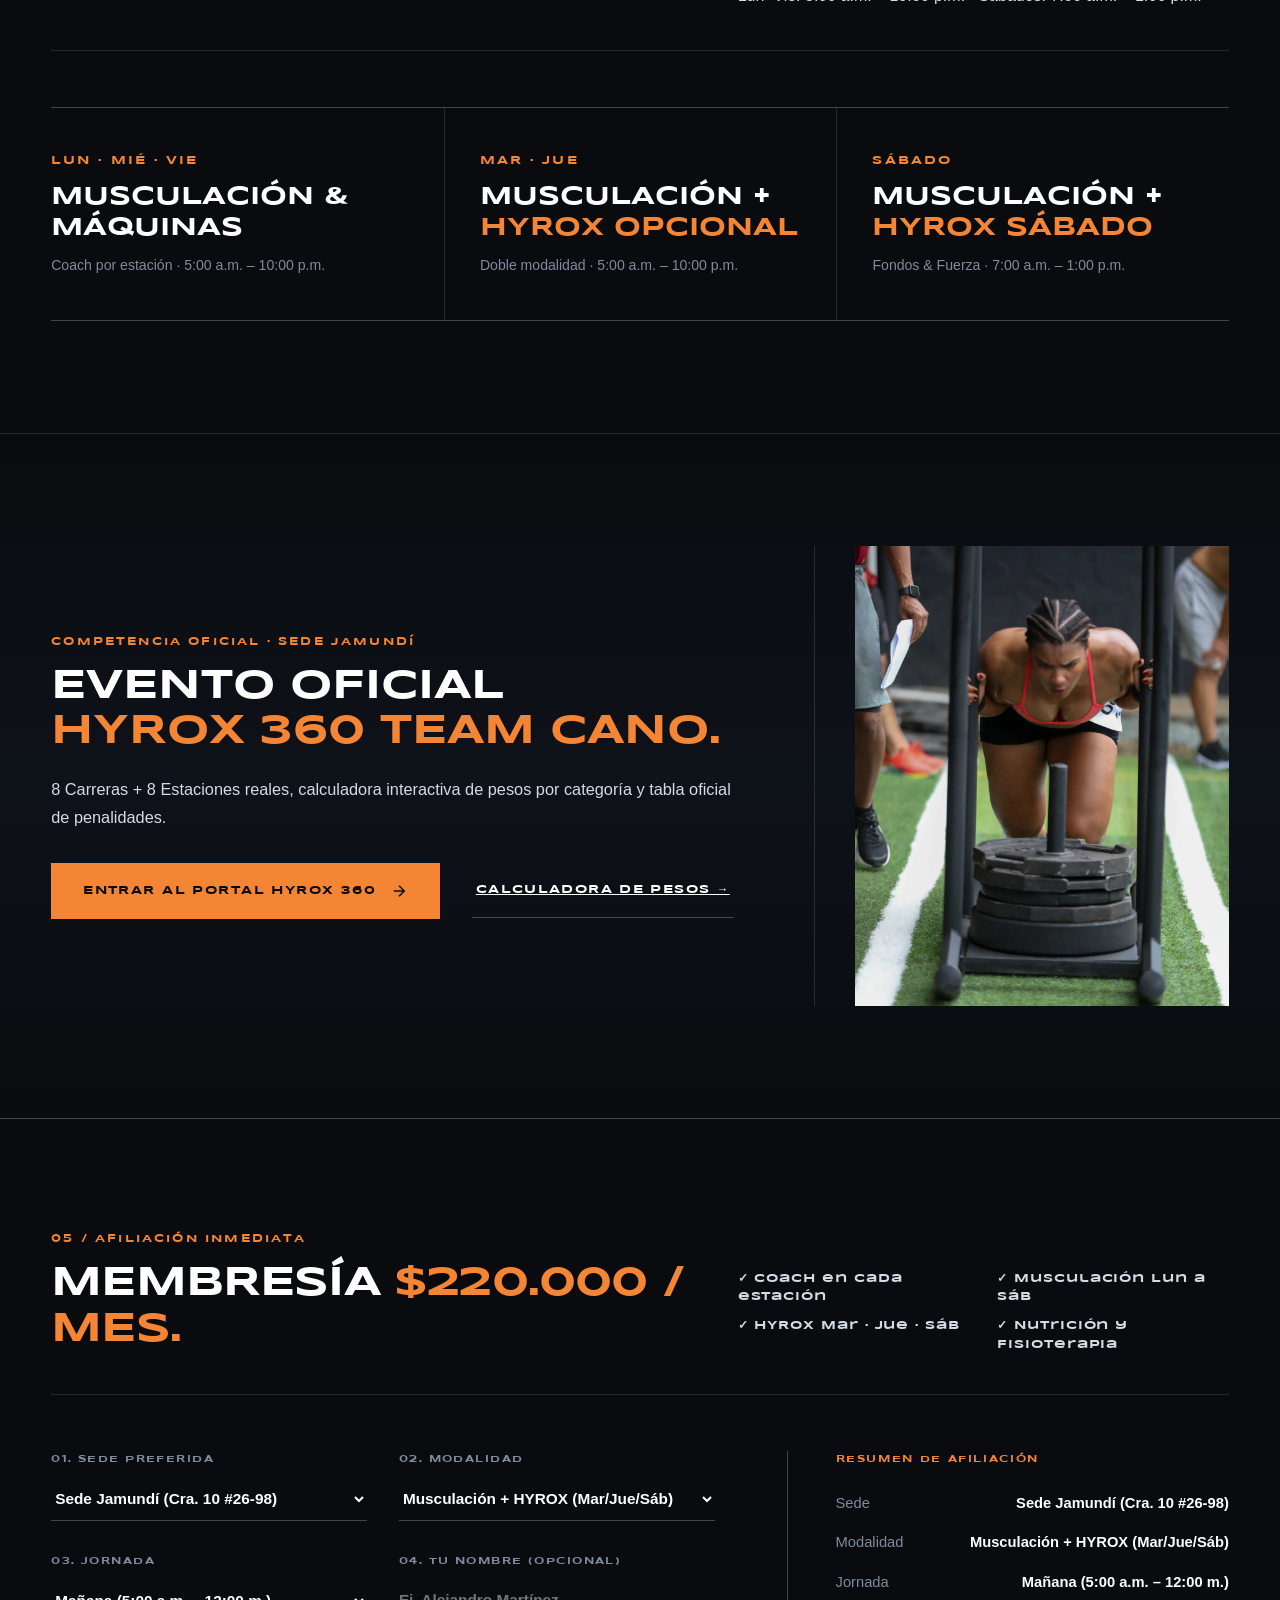
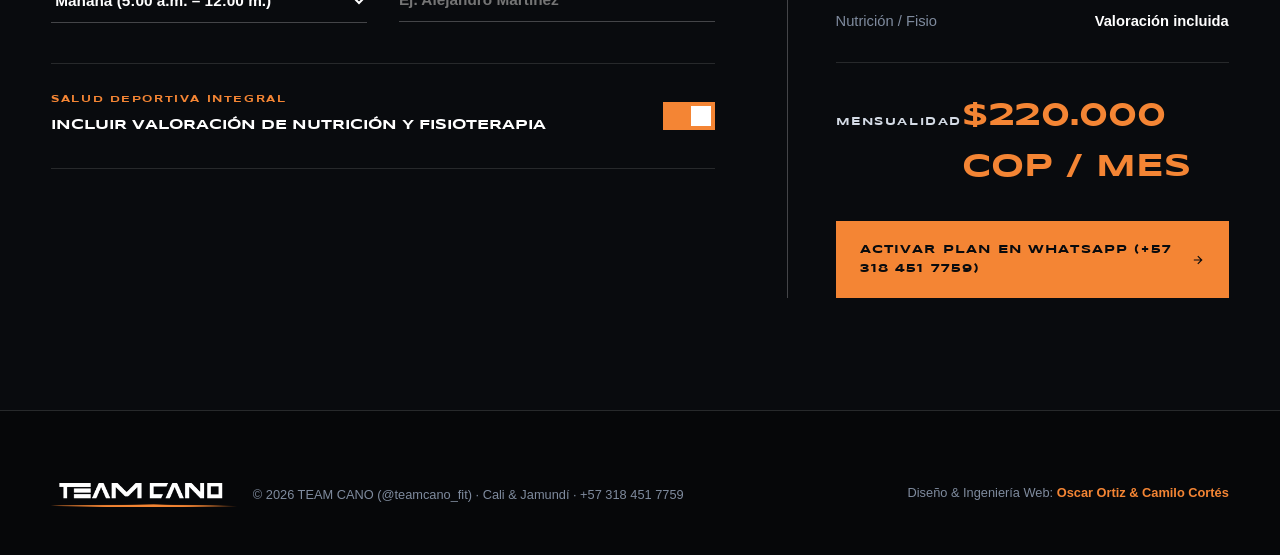
<file: teamcano/index.html>
<!DOCTYPE html>
<html lang="es">
<head>
  <meta charset="utf-8">
  <title>Team Cano — Propuesta Web Inmersiva</title>
  <meta http-equiv="refresh" content="0; url=../propuesta-teamcano-hyrox/">
  <script>window.location.replace('../propuesta-teamcano-hyrox/' + window.location.hash);</script>
</head>
<body style="background:#090B0E;color:#FFFFFF;font-family:sans-serif;display:flex;align-items:center;justify-content:center;height:100vh;margin:0;">
  <p>Cargando propuesta Team Cano... <a href="../propuesta-teamcano-hyrox/" style="color:#F48534;">Haz clic aquí si no redirige</a></p>
</body>
</html>
</file>
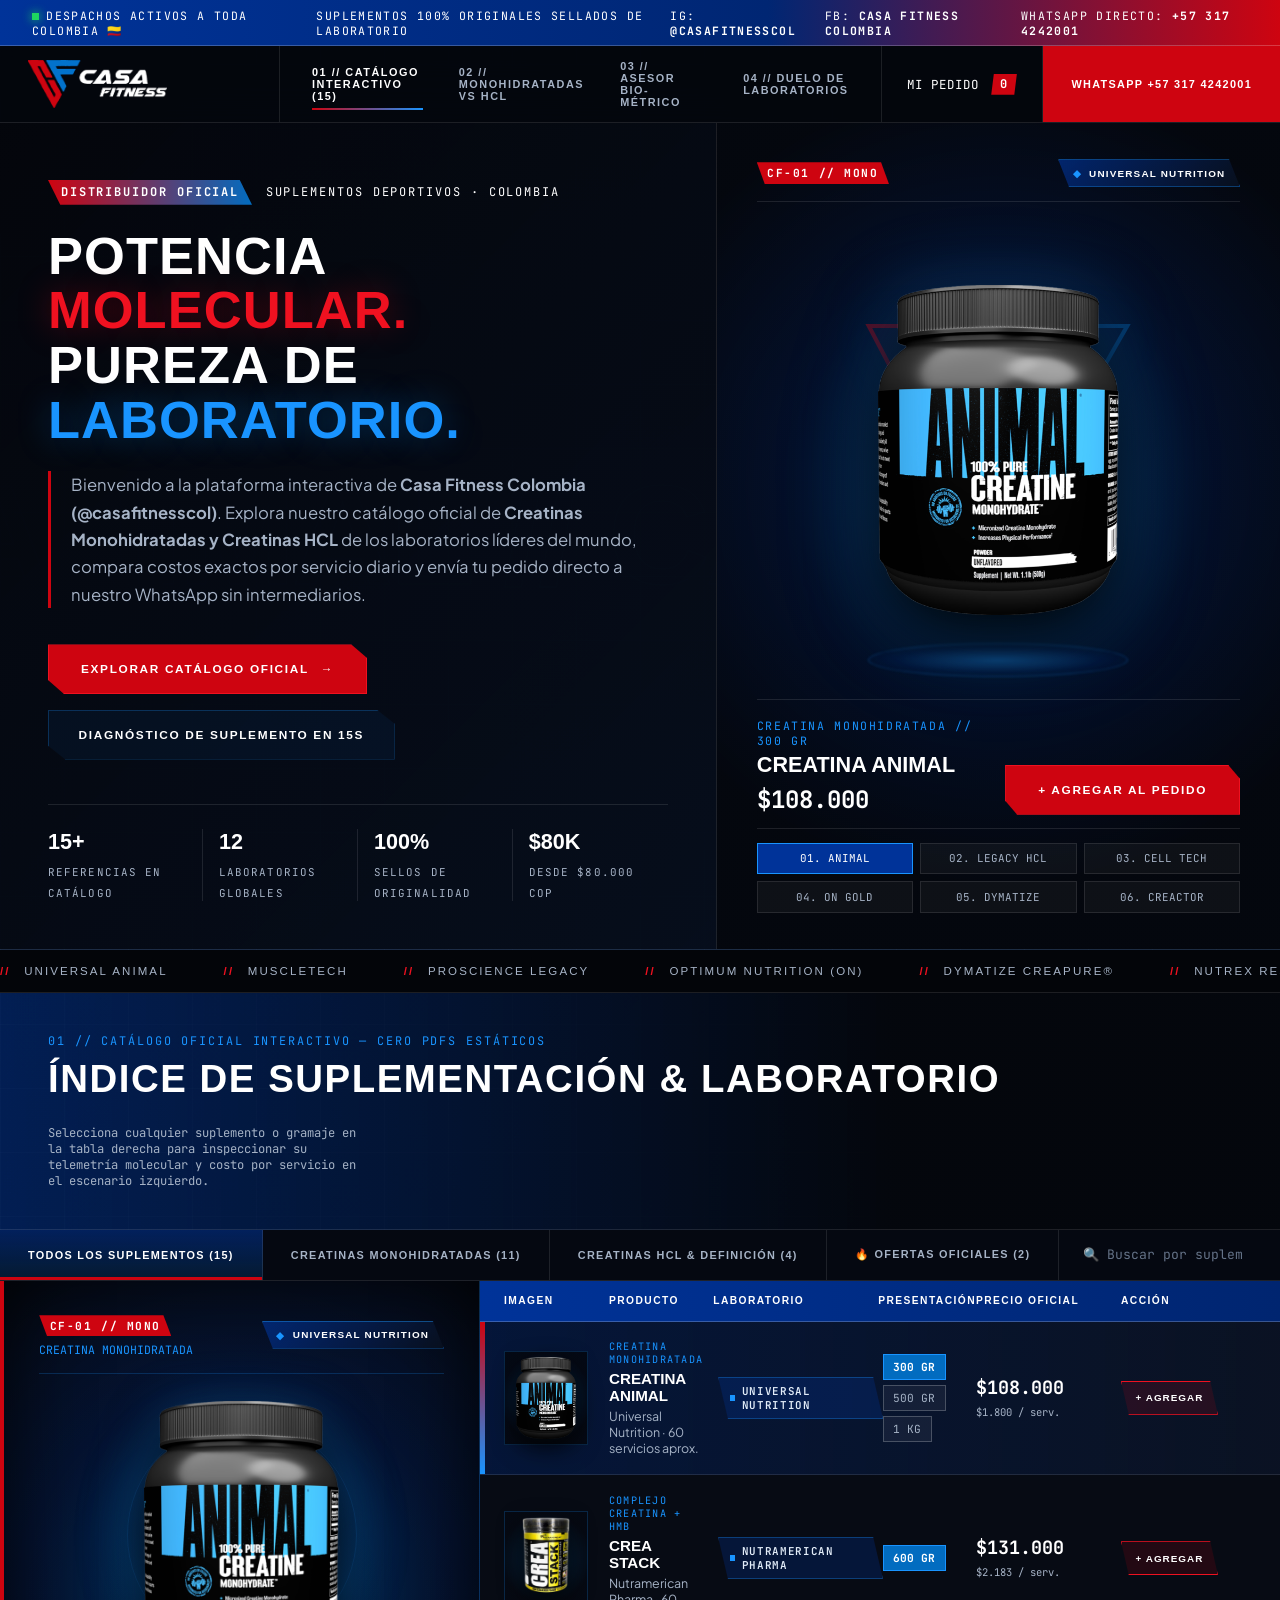
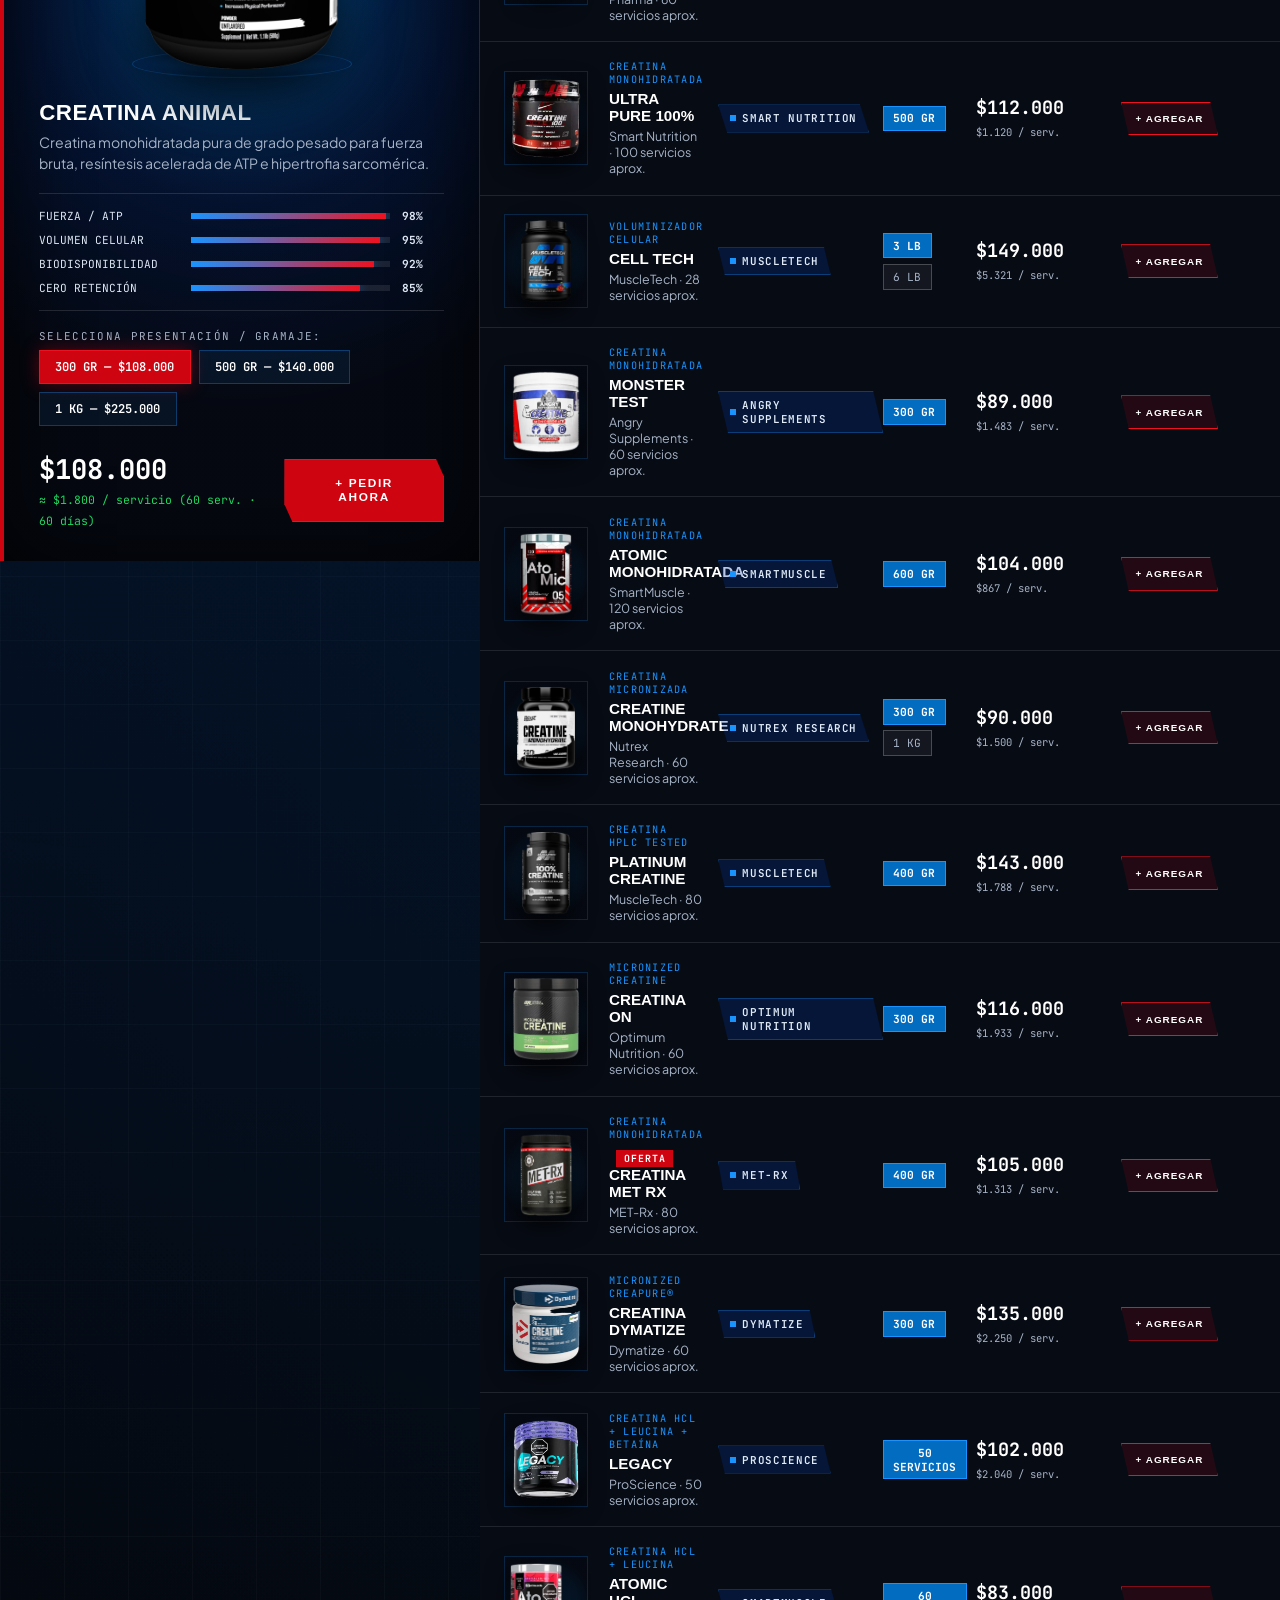
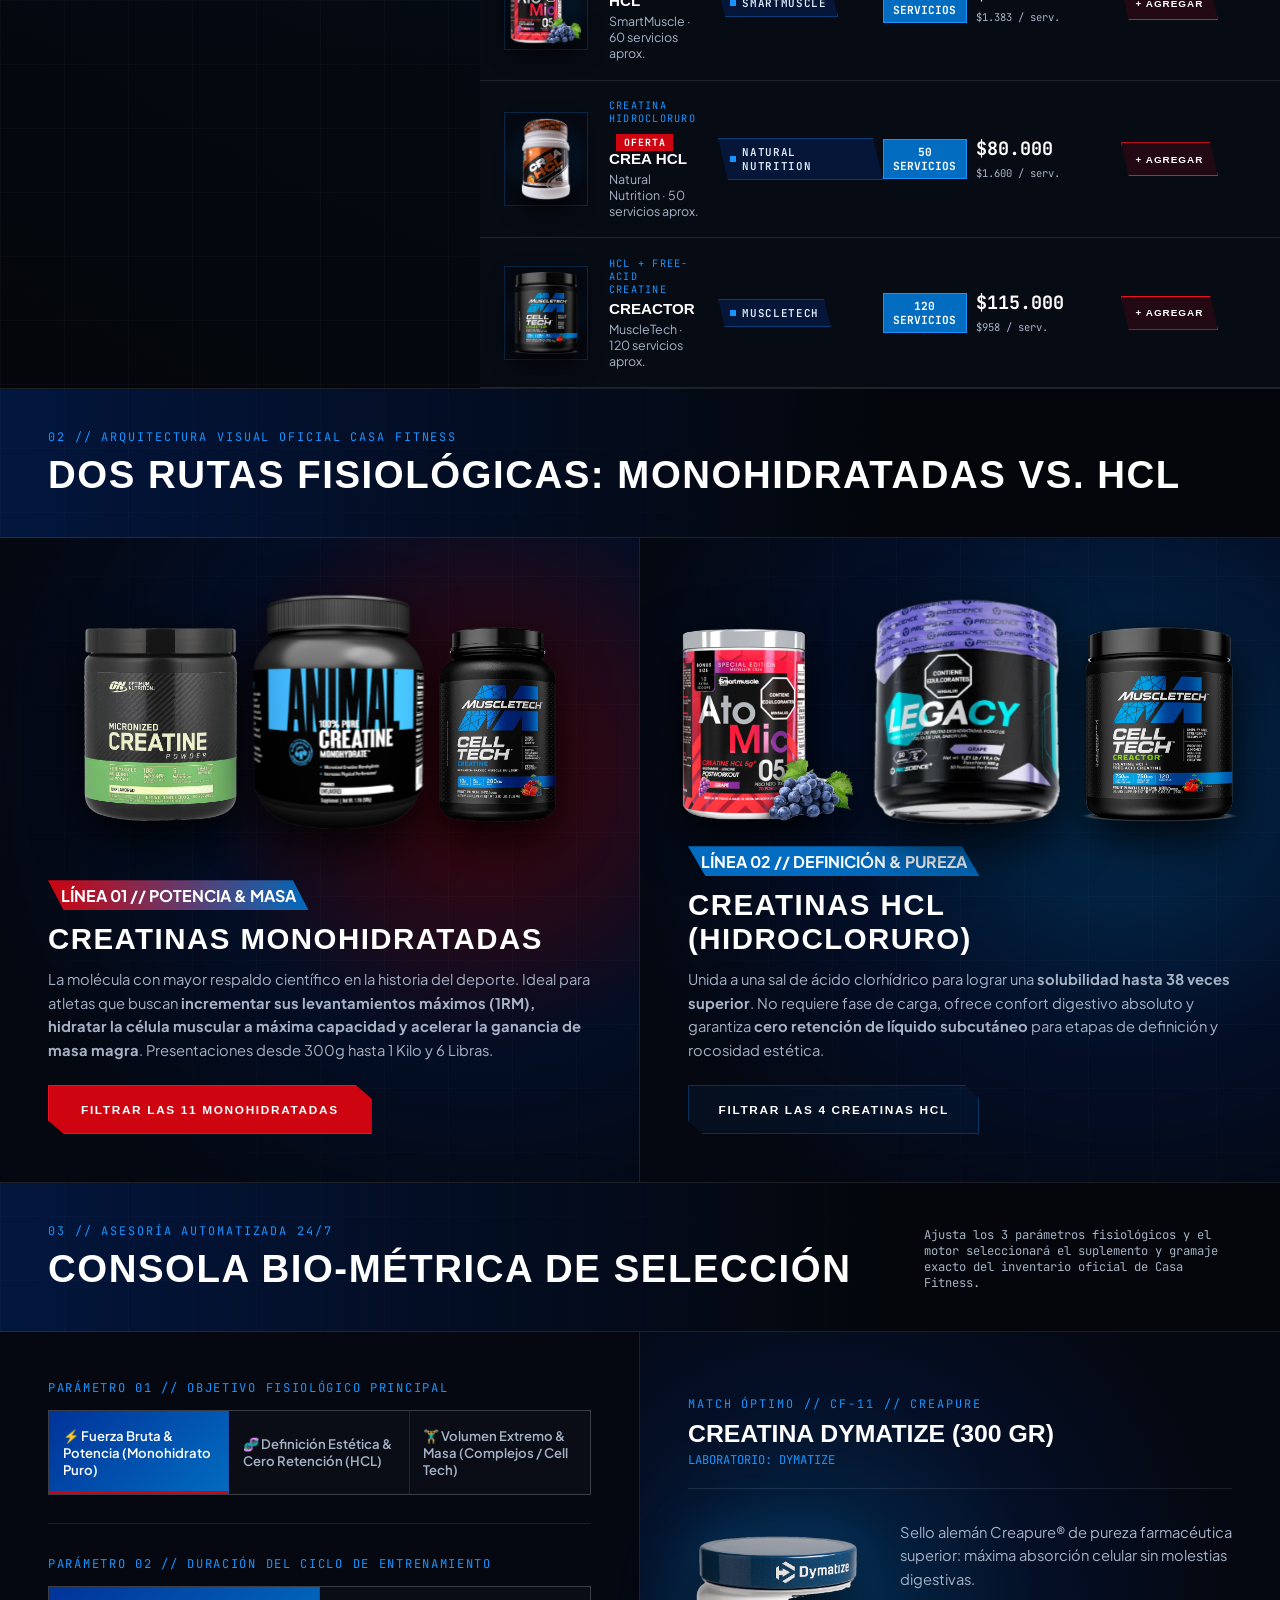
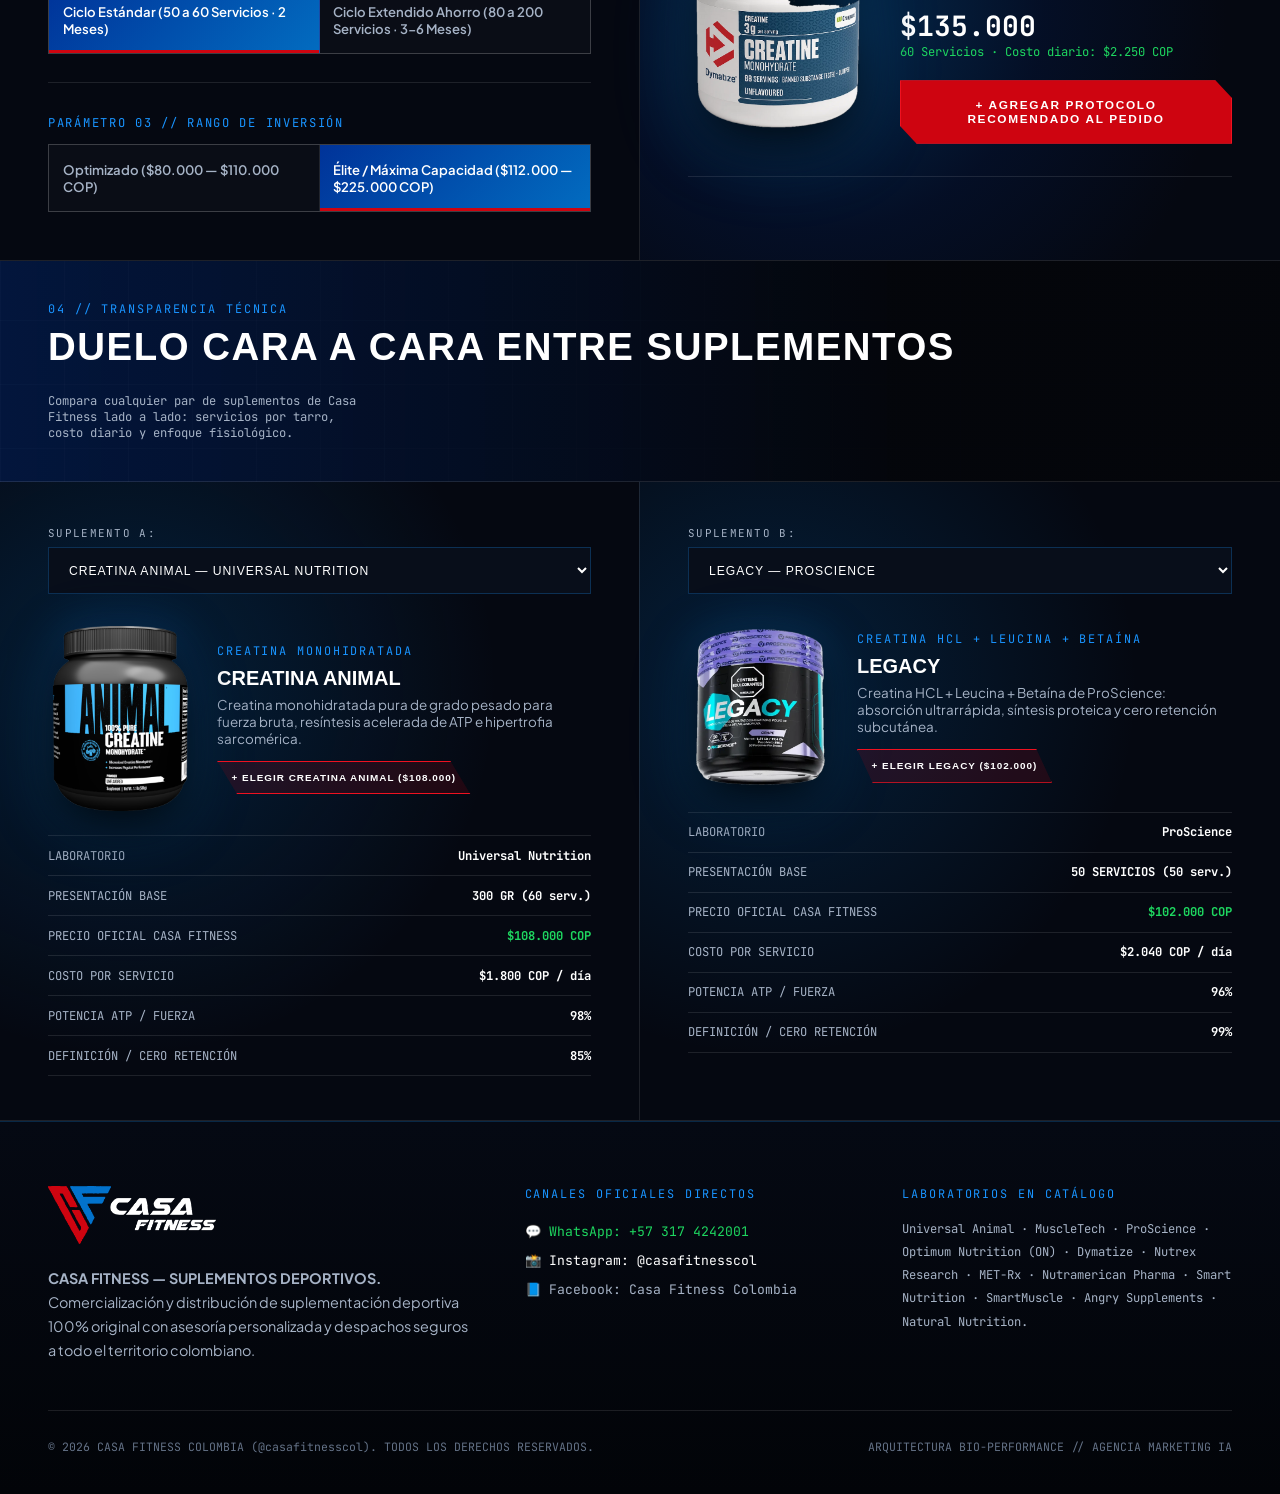
<file: demos/casafitness/index.html>
<!DOCTYPE html>
<html lang="es" class="dark">
<head>
  <meta charset="UTF-8" />
  <meta name="viewport" content="width=device-width, initial-scale=1.0, maximum-scale=5.0" />
  <title>CASA FITNESS COLOMBIA (@casafitnesscol) | Suplementos Deportivos &amp; Bio-Performance Lab</title>
  <meta name="description" content="Plataforma oficial de suplementación deportiva de Casa Fitness Colombia (@casafitnesscol). Creatinas Monohidratadas, Creatinas HCL, Proteínas y Pre-entrenos 100% originales con envíos a toda Colombia. Pedidos: +57 317 4242001." />
  <link rel="preconnect" href="https://fonts.googleapis.com" />
  <link rel="preconnect" href="https://fonts.gstatic.com" crossorigin />
  <link href="https://fonts.googleapis.com/css2?family=JetBrains+Mono:wght@400;500;600;700&family=Plus+Jakarta+Sans:wght@400;500;600;700;800&family=Syncopate:wght@400;700&display=swap" rel="stylesheet" />
  <style>
/* ==========================================================================
   CASA FITNESS COLOMBIA (@casafitnesscol) — STUDIO OBSIDIAN & ROYAL SAPPHIRE
   Identidad Oficial:
   - Crimson Red ("C"): #CE0410
   - Electric Blue ("F"): #026CC0 / #0582E6
   - Catalog Royal Blue Header: #003399
   - Obsidian Studio Base: #04060B / #070B14 (100% Vector Clean, Zero Pixelated Textures)
   - Tipografía Oficial: Syncopate + Plus Jakarta Sans + JetBrains Mono
   ========================================================================== */

:root {
  --cf-red: #ce0410;
  --cf-red-bright: #ef1120;
  --cf-red-glow: rgba(206, 4, 16, 0.42);
  --cf-blue: #026cc0;
  --cf-blue-bright: #1994ff;
  --cf-blue-glow: rgba(2, 108, 192, 0.48);
  --cf-navy: #003399;
  --cf-navy-deep: #001a52;
  --cf-bg: #04060b;
  --cf-bg-stage: #060a13;
  --cf-bg-row: #070b14;
  --cf-bg-row-hover: #0b1324;
  --cf-white: #ffffff;
  --cf-text-muted: #a6b3c6;
  --cf-text-dim: #647287;
  --cf-line: rgba(255, 255, 255, 0.10);
  --cf-line-blue: rgba(25, 148, 255, 0.25);
  --cf-line-strong: rgba(255, 255, 255, 0.22);
  --cf-whatsapp: #1ed760;

  --font-display: 'Syncopate', sans-serif;
  --font-sans: 'Plus Jakarta Sans', -apple-system, BlinkMacSystemFont, sans-serif;
  --font-mono: 'JetBrains Mono', monospace;
}

*, *::before, *::after {
  box-sizing: border-box;
  margin: 0;
  padding: 0;
}

html {
  scroll-behavior: smooth;
  background-color: var(--cf-bg);
  color: var(--cf-white);
  font-family: var(--font-sans);
  -webkit-font-smoothing: antialiased;
  width: 100%;
  max-width: 100%;
  overflow-x: hidden;
  overflow-x: clip;
}

body {
  background-color: var(--cf-bg);
  /* Micro-retícula técnica vectorial 100% limpia (Cero imágenes borrosas) */
  background-image:
    radial-gradient(circle at 18% 12%, rgba(0, 51, 153, 0.22) 0%, transparent 45%),
    radial-gradient(circle at 85% 28%, rgba(2, 108, 192, 0.14) 0%, transparent 45%),
    linear-gradient(rgba(255, 255, 255, 0.022) 1px, transparent 1px),
    linear-gradient(90deg, rgba(255, 255, 255, 0.022) 1px, transparent 1px);
  background-size: 100% 100%, 100% 100%, 64px 64px, 64px 64px;
  width: 100%;
  max-width: 100%;
  overflow-x: hidden;
  overflow-x: clip;
  position: relative;
}

::selection {
  background: var(--cf-red);
  color: var(--cf-white);
}

/* ==========================================================================
   1. BARRA SUPERIOR OFICIAL (#003399) + HEADER ARQUITECTÓNICO DE 1PX
   ========================================================================== */
.cf-top-telebar {
  background: linear-gradient(90deg, var(--cf-navy) 0%, #002673 60%, var(--cf-red) 100%);
  border-bottom: 1px solid var(--cf-line-strong);
  font-family: var(--font-mono);
  font-size: 0.72rem;
  letter-spacing: 0.12em;
  text-transform: uppercase;
  padding: 0.48rem 2rem;
  display: flex;
  justify-content: space-between;
  align-items: center;
  position: relative;
  z-index: 60;
}

.cf-top-telebar-left,
.cf-top-telebar-right {
  display: flex;
  align-items: center;
  gap: 1.5rem;
}

.cf-pulse-dot {
  width: 7px;
  height: 7px;
  background: var(--cf-whatsapp);
  display: inline-block;
  margin-right: 0.45rem;
  box-shadow: 0 0 10px var(--cf-whatsapp);
  animation: cfPulse 1.8s infinite ease-in-out;
}

@keyframes cfPulse {
  0%, 100% { opacity: 1; transform: scale(1); }
  50% { opacity: 0.4; transform: scale(0.8); }
}

.cf-header {
  position: sticky;
  top: 0;
  z-index: 55;
  background: rgba(4, 6, 11, 0.92);
  backdrop-filter: blur(18px);
  -webkit-backdrop-filter: blur(18px);
  border-bottom: 1px solid var(--cf-line);
}

.cf-header-grid {
  display: grid;
  grid-template-columns: 280px 1fr auto;
  align-items: stretch;
  min-height: 76px;
}

.cf-brand-cell {
  display: flex;
  align-items: center;
  padding: 0.75rem 1.75rem;
  border-right: 1px solid var(--cf-line);
  text-decoration: none;
}

.cf-brand-logo {
  height: 48px;
  width: auto;
  object-fit: contain;
  transition: transform 0.25s ease;
}

.cf-brand-cell:hover .cf-brand-logo {
  transform: scale(1.03);
}

.cf-nav-cell {
  display: flex;
  align-items: center;
  padding: 0 2rem;
  gap: 2.25rem;
}

.cf-nav-link {
  color: var(--cf-text-muted);
  text-decoration: none;
  font-family: var(--font-display);
  font-size: 0.68rem;
  font-weight: 700;
  letter-spacing: 0.14em;
  text-transform: uppercase;
  padding: 0.5rem 0;
  position: relative;
  transition: color 0.2s ease;
}

.cf-nav-link::after {
  content: '';
  position: absolute;
  left: 0;
  bottom: 0;
  width: 0%;
  height: 2px;
  background: linear-gradient(90deg, var(--cf-red), var(--cf-blue-bright));
  transition: width 0.25s ease;
}

.cf-nav-link:hover,
.cf-nav-link.active {
  color: var(--cf-white);
}

.cf-nav-link:hover::after,
.cf-nav-link.active::after {
  width: 100%;
}

.cf-actions-cell {
  display: flex;
  align-items: stretch;
  border-left: 1px solid var(--cf-line);
}

.cf-cart-trigger {
  background: transparent;
  border: none;
  border-right: 1px solid var(--cf-line);
  color: var(--cf-white);
  padding: 0 1.6rem;
  font-family: var(--font-mono);
  font-size: 0.78rem;
  letter-spacing: 0.08em;
  text-transform: uppercase;
  cursor: pointer;
  display: flex;
  align-items: center;
  gap: 0.75rem;
  transition: background 0.2s ease;
}

.cf-cart-trigger:hover {
  background: rgba(2, 108, 192, 0.18);
}

.cf-cart-count {
  background: var(--cf-red);
  color: var(--cf-white);
  font-weight: 700;
  padding: 0.15rem 0.55rem;
  font-size: 0.75rem;
  clip-path: polygon(10% 0, 100% 0, 90% 100%, 0% 100%);
}

.cf-wa-direct-btn {
  background: var(--cf-red);
  color: var(--cf-white);
  text-decoration: none;
  padding: 0 1.75rem;
  display: flex;
  align-items: center;
  gap: 0.6rem;
  font-family: var(--font-display);
  font-size: 0.68rem;
  font-weight: 700;
  letter-spacing: 0.12em;
  text-transform: uppercase;
  transition: background 0.2s ease;
}

.cf-wa-direct-btn:hover {
  background: var(--cf-blue);
}

/* ==========================================================================
   2. HERO ESCULTÓRICO EN 3 CAPAS DE PROFUNDIDAD (STUDIO LIGHTING)
   ========================================================================== */
.cf-hero {
  position: relative;
  min-height: calc(100vh - 108px);
  border-bottom: 1px solid var(--cf-line);
  display: grid;
  grid-template-columns: 1.12fr 0.88fr;
  overflow: hidden;
}

.cf-hero-kinetic-bg {
  position: absolute;
  top: 50%;
  left: -4%;
  transform: translateY(-50%);
  font-family: var(--font-display);
  font-size: clamp(4.5rem, 11vw, 11.5rem);
  font-weight: 700;
  line-height: 0.86;
  letter-spacing: -0.03em;
  color: transparent;
  -webkit-text-stroke: 1px rgba(25, 148, 255, 0.07);
  white-space: nowrap;
  user-select: none;
  pointer-events: none;
  z-index: 1;
}

.cf-hero-left {
  position: relative;
  z-index: 3;
  padding: 3.5rem 3rem 3rem 3rem;
  border-right: 1px solid var(--cf-line);
  display: flex;
  flex-direction: column;
  justify-content: space-between;
  background: linear-gradient(135deg, rgba(4, 6, 11, 0.96) 0%, rgba(7, 13, 25, 0.88) 100%);
}

.cf-eyebrow-strip {
  display: inline-flex;
  align-items: center;
  gap: 0.85rem;
  font-family: var(--font-mono);
  font-size: 0.75rem;
  letter-spacing: 0.16em;
  text-transform: uppercase;
  color: var(--cf-white);
  margin-bottom: 1.5rem;
}

.cf-eyebrow-tag {
  background: linear-gradient(90deg, var(--cf-red) 0%, var(--cf-blue) 100%);
  color: var(--cf-white);
  padding: 0.28rem 0.8rem;
  font-weight: 700;
  clip-path: polygon(0 0, 94% 0, 100% 100%, 6% 100%);
}

.cf-hero-title {
  font-family: var(--font-display);
  font-size: clamp(2.1rem, 4.1vw, 4.1rem);
  font-weight: 700;
  line-height: 1.04;
  letter-spacing: 0.02em;
  text-transform: uppercase;
  margin-bottom: 1.5rem;
}

.cf-hero-title .cf-stroke-red {
  color: var(--cf-red-bright);
  text-shadow: 0 0 32px var(--cf-red-glow);
}

.cf-hero-title .cf-stroke-blue {
  color: var(--cf-blue-bright);
  text-shadow: 0 0 32px var(--cf-blue-glow);
}

.cf-hero-lead {
  font-size: 1.04rem;
  line-height: 1.65;
  color: var(--cf-text-muted);
  max-width: 58ch;
  margin-bottom: 2.25rem;
  border-left: 3px solid var(--cf-red);
  padding-left: 1.25rem;
}

.cf-hero-cta-row {
  display: flex;
  flex-wrap: wrap;
  gap: 1rem;
  margin-bottom: 2.75rem;
}

.cf-btn-primary {
  background: var(--cf-red);
  color: var(--cf-white);
  border: 1px solid var(--cf-red-bright);
  padding: 1.05rem 2rem;
  font-family: var(--font-display);
  font-size: 0.74rem;
  font-weight: 700;
  letter-spacing: 0.14em;
  text-transform: uppercase;
  text-decoration: none;
  cursor: pointer;
  clip-path: polygon(0 0, 95% 0, 100% 28%, 100% 100%, 5% 100%, 0 72%);
  transition: all 0.22s ease;
  display: inline-flex;
  align-items: center;
  gap: 0.75rem;
}

.cf-btn-primary:hover {
  background: var(--cf-blue);
  border-color: var(--cf-blue-bright);
  transform: translateY(-2px);
  box-shadow: 0 10px 28px var(--cf-blue-glow);
}

.cf-btn-outline {
  background: rgba(2, 108, 192, 0.08);
  color: var(--cf-white);
  border: 1px solid var(--cf-line-blue);
  padding: 1.05rem 1.85rem;
  font-family: var(--font-display);
  font-size: 0.74rem;
  font-weight: 700;
  letter-spacing: 0.14em;
  text-transform: uppercase;
  text-decoration: none;
  cursor: pointer;
  clip-path: polygon(0 0, 95% 0, 100% 28%, 100% 100%, 5% 100%, 0 72%);
  transition: all 0.22s ease;
  display: inline-flex;
  align-items: center;
  gap: 0.75rem;
}

.cf-btn-outline:hover {
  border-color: var(--cf-blue-bright);
  background: rgba(2, 108, 192, 0.22);
}

.cf-hero-metrics {
  display: grid;
  grid-template-columns: repeat(4, 1fr);
  border-top: 1px solid var(--cf-line);
  padding-top: 1.5rem;
}

.cf-metric-item {
  padding-right: 1rem;
  border-right: 1px solid var(--cf-line);
  padding-left: 1rem;
}

.cf-metric-item:first-child { padding-left: 0; }
.cf-metric-item:last-child { border-right: none; }

.cf-metric-val {
  font-family: var(--font-display);
  font-size: 1.35rem;
  font-weight: 700;
  color: var(--cf-white);
  display: block;
  margin-bottom: 0.25rem;
}

.cf-metric-lbl {
  font-family: var(--font-mono);
  font-size: 0.68rem;
  text-transform: uppercase;
  letter-spacing: 0.1em;
  color: var(--cf-text-muted);
}

/* Escenario Derecho Hero: Estudio Fotográfico Obsidian + Halo Azul Cobalto Real */
.cf-hero-right {
  position: relative;
  z-index: 3;
  display: flex;
  flex-direction: column;
  justify-content: space-between;
  padding: 2.25rem 2.5rem;
  background:
    radial-gradient(circle at 50% 44%, rgba(2, 108, 192, 0.42) 0%, rgba(0, 51, 153, 0.18) 38%, rgba(4, 7, 14, 0.98) 74%),
    linear-gradient(180deg, #050914 0%, #03050a 100%);
}

.cf-stage-top-hud {
  display: flex;
  justify-content: space-between;
  align-items: center;
  border-bottom: 1px solid var(--cf-line);
  padding-bottom: 0.9rem;
  font-family: var(--font-mono);
  font-size: 0.74rem;
  letter-spacing: 0.1em;
}

.cf-code-pill {
  background: var(--cf-red);
  color: var(--cf-white);
  font-family: var(--font-mono);
  font-size: 0.7rem;
  font-weight: 700;
  letter-spacing: 0.14em;
  padding: 0.24rem 0.65rem;
  display: inline-block;
  clip-path: polygon(0 0, 94% 0, 100% 100%, 6% 100%);
}

.cf-stage-pedestal {
  position: relative;
  flex: 1;
  display: flex;
  align-items: center;
  justify-content: center;
  min-height: 360px;
  padding: 1.5rem 0;
}

/* Disco de piso de estudio (Reflejo limpio debajo del suplemento) */
.cf-stage-pedestal::after {
  content: '';
  position: absolute;
  bottom: 22px;
  width: 260px;
  height: 34px;
  border-radius: 50%;
  background: radial-gradient(ellipse at center, rgba(25, 148, 255, 0.42) 0%, rgba(0, 51, 153, 0.15) 55%, transparent 78%);
  border: 1px solid rgba(25, 148, 255, 0.28);
  filter: blur(1px);
  z-index: 1;
}

.cf-stage-triangle {
  position: absolute;
  width: 310px;
  height: 310px;
  pointer-events: none;
  opacity: 0.42;
  filter: drop-shadow(0 0 24px rgba(2, 108, 192, 0.5));
  z-index: 1;
}

.cf-hero-jar-img {
  position: relative;
  z-index: 3;
  height: 330px;
  max-width: 88%;
  width: auto;
  object-fit: contain;
  filter:
    drop-shadow(0 26px 32px rgba(0, 0, 0, 0.92))
    drop-shadow(0 0 32px rgba(25, 148, 255, 0.28));
  animation: cfFloatJar 4.5s ease-in-out infinite;
  transition: transform 0.35s cubic-bezier(0.22, 1, 0.36, 1), opacity 0.25s ease;
}

@keyframes cfFloatJar {
  0%, 100% { transform: translateY(0px); }
  50% { transform: translateY(-10px); }
}

.cf-stage-bottom-hud {
  border-top: 1px solid var(--cf-line);
  padding-top: 1.15rem;
  display: grid;
  grid-template-columns: 1fr auto;
  gap: 1rem;
  align-items: end;
}

.cf-stage-prod-cat {
  font-family: var(--font-mono);
  font-size: 0.72rem;
  color: var(--cf-blue-bright);
  text-transform: uppercase;
  letter-spacing: 0.14em;
  display: block;
  margin-bottom: 0.25rem;
}

.cf-stage-prod-name {
  font-family: var(--font-display);
  font-size: 1.35rem;
  font-weight: 700;
  text-transform: uppercase;
  margin-bottom: 0.35rem;
}

.cf-stage-prod-price {
  font-family: var(--font-mono);
  font-size: 1.5rem;
  font-weight: 700;
  color: var(--cf-white);
}

.cf-stage-selector-strip {
  display: grid;
  grid-template-columns: repeat(3, minmax(0, 1fr));
  gap: 0.45rem;
  margin-top: 0.85rem;
  border-top: 1px solid var(--cf-line);
  padding-top: 0.85rem;
  width: 100%;
}

.cf-stage-QuickBtn {
  background: rgba(255, 255, 255, 0.04);
  border: 1px solid var(--cf-line);
  color: var(--cf-text-muted);
  font-family: var(--font-mono);
  font-size: 0.68rem;
  padding: 0.48rem 0.4rem;
  cursor: pointer;
  text-transform: uppercase;
  white-space: nowrap;
  overflow: hidden;
  text-overflow: ellipsis;
  text-align: center;
  transition: all 0.2s ease;
}

.cf-stage-QuickBtn.active,
.cf-stage-QuickBtn:hover {
  background: var(--cf-navy);
  border-color: var(--cf-blue-bright);
  color: var(--cf-white);
}

/* ==========================================================================
   3. MARQUESINA CINÉTICA DE LABORATORIOS OFICIALES
   ========================================================================== */
.cf-marquee-bar {
  background: #030509;
  border-bottom: 1px solid var(--cf-line);
  overflow: hidden;
  padding: 0.95rem 0;
}

.cf-marquee-track {
  display: flex;
  width: max-content;
  gap: 3.5rem;
  animation: cfMarquee 32s linear infinite;
  align-items: center;
}

.cf-marquee-item {
  display: inline-flex;
  align-items: center;
  gap: 0.85rem;
  font-family: var(--font-display);
  font-size: 0.72rem;
  letter-spacing: 0.18em;
  color: var(--cf-text-muted);
  text-transform: uppercase;
}

.cf-marquee-slash {
  color: var(--cf-red-bright);
  font-weight: 700;
}

@keyframes cfMarquee {
  0% { transform: translateX(0); }
  100% { transform: translateX(-50%); }
}

/* ==========================================================================
   4. VITRINA ESCULTÓRICA SPLIT-STAGE (FONDO OBSIDIAN + SPOTLIGHT AZUL REAL)
   ========================================================================== */
.cf-section-header {
  border-bottom: 1px solid var(--cf-line);
  background: linear-gradient(90deg, rgba(0, 51, 153, 0.35) 0%, rgba(4, 6, 11, 0.96) 70%);
  padding: 2.5rem 3rem;
  display: flex;
  justify-content: space-between;
  align-items: flex-end;
  flex-wrap: wrap;
  gap: 1.5rem;
}

.cf-sec-kicker {
  font-family: var(--font-mono);
  font-size: 0.74rem;
  letter-spacing: 0.16em;
  text-transform: uppercase;
  color: var(--cf-blue-bright);
  display: block;
  margin-bottom: 0.5rem;
}

.cf-sec-title {
  font-family: var(--font-display);
  font-size: clamp(1.55rem, 3vw, 2.55rem);
  font-weight: 700;
  letter-spacing: 0.04em;
  text-transform: uppercase;
}

.cf-filter-strip {
  display: grid;
  grid-template-columns: repeat(4, auto) 1fr;
  border-bottom: 1px solid var(--cf-line);
  background: #050811;
}

.cf-filter-tab {
  background: transparent;
  border: none;
  border-right: 1px solid var(--cf-line);
  color: var(--cf-text-muted);
  font-family: var(--font-display);
  font-size: 0.68rem;
  font-weight: 700;
  letter-spacing: 0.12em;
  text-transform: uppercase;
  padding: 1.15rem 1.75rem;
  cursor: pointer;
  transition: all 0.2s ease;
  text-align: left;
}

.cf-filter-tab:hover {
  color: var(--cf-white);
  background: rgba(25, 148, 255, 0.06);
}

.cf-filter-tab.active {
  color: var(--cf-white);
  background: linear-gradient(180deg, rgba(0, 51, 153, 0.55) 0%, rgba(2, 108, 192, 0.18) 100%);
  box-shadow: inset 0 -3px 0 var(--cf-red);
}

.cf-search-cell {
  display: flex;
  align-items: center;
  padding: 0 1.5rem;
}

.cf-search-input {
  width: 100%;
  background: transparent;
  border: none;
  color: var(--cf-white);
  font-family: var(--font-mono);
  font-size: 0.82rem;
  outline: none;
}

.cf-search-input::placeholder {
  color: var(--cf-text-dim);
}

/* Split-Stage Container */
.cf-split-showcase {
  display: grid;
  grid-template-columns: 480px 1fr;
  border-bottom: 1px solid var(--cf-line);
  align-items: start;
}

/* NUEVO ESCENARIO DE DISECCIÓN: OBSIDIAN STUDIO BLACK + ROYAL SAPPHIRE SPOTLIGHT */
.cf-dissection-stage {
  position: sticky;
  top: 76px;
  border-right: 1px solid var(--cf-line-blue);
  border-left: 4px solid var(--cf-red);
  min-height: calc(100vh - 76px);
  padding: 2rem 2.2rem;
  display: flex;
  flex-direction: column;
  justify-content: space-between;
  /* Fondo de estudio fotográfico 100% limpio (Cero textura marrón/pixelada) */
  background:
    radial-gradient(circle at 50% 36%, rgba(2, 108, 192, 0.46) 0%, rgba(0, 51, 153, 0.22) 34%, rgba(5, 8, 16, 0.98) 68%),
    linear-gradient(180deg, #060b16 0%, #04060c 100%);
  box-shadow: inset 0 0 80px rgba(0, 0, 0, 0.75);
}

.cf-dissect-header {
  display: flex;
  justify-content: space-between;
  align-items: center;
  border-bottom: 1px solid rgba(25, 148, 255, 0.22);
  padding-bottom: 1rem;
  gap: 0.75rem;
}

.cf-dissect-code {
  background: var(--cf-red);
  color: var(--cf-white);
  font-family: var(--font-mono);
  font-size: 0.7rem;
  font-weight: 700;
  letter-spacing: 0.14em;
  padding: 0.22rem 0.65rem;
  display: inline-block;
  margin-bottom: 0.35rem;
  clip-path: polygon(0 0, 94% 0, 100% 100%, 6% 100%);
}

/* Sello de Laboratorio Vectorial HD (Reemplaza las miniaturas borrosas del PDF) */
.cf-lab-insignia {
  background: linear-gradient(135deg, rgba(0, 51, 153, 0.65) 0%, rgba(8, 15, 30, 0.95) 100%);
  border: 1px solid rgba(25, 148, 255, 0.45);
  color: var(--cf-white);
  padding: 0.42rem 0.85rem;
  font-family: var(--font-display);
  font-size: 0.62rem;
  font-weight: 700;
  letter-spacing: 0.12em;
  text-transform: uppercase;
  display: inline-flex;
  align-items: center;
  gap: 0.45rem;
  clip-path: polygon(0 0, 94% 0, 100% 100%, 6% 100%);
  box-shadow: 0 4px 16px rgba(0, 0, 0, 0.5);
}

.cf-lab-insignia::before {
  content: '◆';
  color: var(--cf-blue-bright);
  font-size: 0.65rem;
}

/* Pedestal de Estudio Fotográfico del Producto Activo */
.cf-dissect-visual {
  position: relative;
  height: 295px;
  display: flex;
  align-items: center;
  justify-content: center;
  margin: 0.85rem 0 1.1rem;
}

/* Anillo de estudio luminoso detrás del tarro */
.cf-dissect-visual::before {
  content: '';
  position: absolute;
  width: 230px;
  height: 230px;
  border-radius: 50%;
  border: 1px solid rgba(25, 148, 255, 0.22);
  box-shadow:
    0 0 50px rgba(2, 108, 192, 0.35),
    inset 0 0 35px rgba(2, 108, 192, 0.22);
  pointer-events: none;
  z-index: 1;
}

/* Plataforma elíptica de reflejo debajo del tarro */
.cf-dissect-visual::after {
  content: '';
  position: absolute;
  bottom: 4px;
  width: 220px;
  height: 28px;
  border-radius: 50%;
  background: radial-gradient(ellipse at center, rgba(25, 148, 255, 0.45) 0%, rgba(0, 51, 153, 0.16) 58%, transparent 80%);
  border: 1px solid rgba(25, 148, 255, 0.32);
  z-index: 1;
}

.cf-dissect-bg-word {
  position: absolute;
  font-family: var(--font-display);
  font-size: 3.2rem;
  font-weight: 700;
  color: transparent;
  -webkit-text-stroke: 1px rgba(255, 255, 255, 0.07);
  text-transform: uppercase;
  pointer-events: none;
  text-align: center;
  line-height: 0.9;
  z-index: 0;
}

.cf-dissect-jar {
  position: relative;
  z-index: 2;
  max-height: 268px;
  max-width: 86%;
  width: auto;
  object-fit: contain;
  filter:
    drop-shadow(0 22px 26px rgba(0, 0, 0, 0.92))
    drop-shadow(0 0 22px rgba(25, 148, 255, 0.24));
  transition: transform 0.3s cubic-bezier(0.22, 1, 0.36, 1);
}

.cf-dissect-title {
  font-family: var(--font-display);
  font-size: 1.4rem;
  font-weight: 700;
  text-transform: uppercase;
  margin-bottom: 0.35rem;
  letter-spacing: 0.02em;
}

.cf-dissect-subtitle {
  font-size: 0.88rem;
  color: var(--cf-text-muted);
  line-height: 1.55;
  margin-bottom: 1.1rem;
}

/* Barras de Telemetría Bio-Métrica */
.cf-telemetry-bars {
  border-top: 1px solid rgba(255, 255, 255, 0.12);
  border-bottom: 1px solid rgba(255, 255, 255, 0.12);
  padding: 0.95rem 0;
  margin-bottom: 1.1rem;
  display: flex;
  flex-direction: column;
  gap: 0.62rem;
}

.cf-tele-row {
  display: grid;
  grid-template-columns: 140px 1fr 42px;
  align-items: center;
  gap: 0.75rem;
  font-family: var(--font-mono);
  font-size: 0.7rem;
  text-transform: uppercase;
  color: #dce5f2;
}

.cf-tele-track {
  height: 6px;
  background: rgba(255, 255, 255, 0.09);
  position: relative;
  overflow: hidden;
}

.cf-tele-fill {
  height: 100%;
  background: linear-gradient(90deg, var(--cf-blue-bright) 0%, var(--cf-red-bright) 100%);
  box-shadow: 0 0 10px rgba(25, 148, 255, 0.5);
  transition: width 0.35s ease;
}

.cf-variant-selector-label {
  font-family: var(--font-mono);
  font-size: 0.68rem;
  letter-spacing: 0.12em;
  color: var(--cf-text-muted);
  text-transform: uppercase;
  display: block;
  margin-bottom: 0.45rem;
}

.cf-variant-pills {
  display: flex;
  gap: 0.5rem;
  flex-wrap: wrap;
  margin-bottom: 1.15rem;
}

.cf-variant-btn {
  background: rgba(25, 148, 255, 0.08);
  border: 1px solid rgba(25, 148, 255, 0.32);
  color: var(--cf-white);
  font-family: var(--font-mono);
  font-size: 0.76rem;
  font-weight: 600;
  padding: 0.5rem 0.95rem;
  cursor: pointer;
  transition: all 0.18s ease;
}

.cf-variant-btn.active {
  background: var(--cf-red);
  border-color: var(--cf-red-bright);
  box-shadow: 0 0 18px var(--cf-red-glow);
}

.cf-dissect-price-bar {
  display: flex;
  justify-content: space-between;
  align-items: center;
  gap: 1rem;
  padding-top: 0.45rem;
}

.cf-dissect-price-main {
  font-family: var(--font-mono);
  font-size: 1.7rem;
  font-weight: 700;
  color: var(--cf-white);
  display: block;
}

.cf-dissect-cost-per-day {
  font-family: var(--font-mono);
  font-size: 0.72rem;
  color: var(--cf-whatsapp);
}

/* ==========================================================================
   5. LISTA EDITORIAL SUIZA DE 1PX (CON MINIATURAS DE ESTUDIO HD)
   ========================================================================== */
.cf-swiss-ledger {
  width: 100%;
  background: var(--cf-bg-row);
}

.cf-ledger-head {
  display: grid;
  grid-template-columns: 105px 1.35fr 165px 1.15fr 145px 135px;
  background: linear-gradient(90deg, var(--cf-navy) 0%, #002570 100%);
  border-bottom: 1px solid var(--cf-line-strong);
  padding: 0.9rem 1.5rem;
  font-family: var(--font-display);
  font-size: 0.64rem;
  font-weight: 700;
  letter-spacing: 0.14em;
  text-transform: uppercase;
  color: var(--cf-white);
  align-items: center;
}

.cf-ledger-row {
  display: grid;
  grid-template-columns: 105px 1.35fr 165px 1.15fr 145px 135px;
  align-items: center;
  padding: 1.15rem 1.5rem;
  border-bottom: 1px solid var(--cf-line);
  background: var(--cf-bg-row);
  transition: background 0.2s ease;
  cursor: pointer;
  position: relative;
}

.cf-ledger-row::before {
  content: '';
  position: absolute;
  left: 0;
  top: 0;
  bottom: 0;
  width: 0px;
  background: linear-gradient(180deg, var(--cf-red), var(--cf-blue-bright));
  transition: width 0.2s ease;
}

.cf-ledger-row:hover,
.cf-ledger-row.active {
  background: linear-gradient(90deg, rgba(0, 51, 153, 0.28) 0%, rgba(11, 19, 36, 0.95) 100%);
}

.cf-ledger-row:hover::before,
.cf-ledger-row.active::before {
  width: 5px;
}

/* Pedestal miniatura de estudio para cada tarro en la fila */
.cf-row-jar-wrap {
  width: 84px;
  height: 94px;
  display: flex;
  align-items: center;
  justify-content: center;
  background: radial-gradient(circle at 50% 50%, rgba(2, 108, 192, 0.34) 0%, rgba(5, 9, 18, 0.92) 74%);
  border: 1px solid rgba(25, 148, 255, 0.22);
  padding: 6px;
}

.cf-row-jar-img {
  max-width: 72px;
  max-height: 82px;
  width: auto;
  height: auto;
  object-fit: contain;
  filter: drop-shadow(0 8px 12px rgba(0, 0, 0, 0.85));
  transition: transform 0.25s ease;
}

.cf-ledger-row:hover .cf-row-jar-img {
  transform: scale(1.1) translateY(-2px);
}

.cf-row-prod-info {
  padding-right: 1rem;
}

.cf-row-cat-badge {
  font-family: var(--font-mono);
  font-size: 0.64rem;
  letter-spacing: 0.12em;
  text-transform: uppercase;
  color: var(--cf-blue-bright);
  display: inline-block;
  margin-bottom: 0.25rem;
}

.cf-row-offer-tag {
  background: var(--cf-red);
  color: var(--cf-white);
  font-family: var(--font-mono);
  font-size: 0.62rem;
  font-weight: 700;
  padding: 0.14rem 0.48rem;
  margin-left: 0.45rem;
  letter-spacing: 0.1em;
}

.cf-row-prod-title {
  font-family: var(--font-display);
  font-size: 0.95rem;
  font-weight: 700;
  text-transform: uppercase;
  color: var(--cf-white);
  margin-bottom: 0.25rem;
}

.cf-row-prod-benefit {
  font-size: 0.78rem;
  color: var(--cf-text-muted);
}

/* Badge Vectorial Nítido de Laboratorio en cada fila */
.cf-row-lab-badge {
  display: inline-flex;
  align-items: center;
  gap: 0.4rem;
  background: rgba(0, 51, 153, 0.28);
  border: 1px solid rgba(25, 148, 255, 0.32);
  color: #e2ecf8;
  font-family: var(--font-mono);
  font-size: 0.68rem;
  font-weight: 600;
  letter-spacing: 0.06em;
  text-transform: uppercase;
  padding: 0.38rem 0.68rem;
  clip-path: polygon(0 0, 94% 0, 100% 100%, 6% 100%);
}

.cf-row-lab-badge::before {
  content: '';
  width: 6px;
  height: 6px;
  background: var(--cf-blue-bright);
  display: inline-block;
}

.cf-row-variants {
  display: flex;
  flex-wrap: wrap;
  gap: 0.35rem;
  padding-right: 0.75rem;
}

.cf-row-var-chip {
  background: rgba(255, 255, 255, 0.05);
  border: 1px solid var(--cf-line-strong);
  color: var(--cf-text-muted);
  font-family: var(--font-mono);
  font-size: 0.7rem;
  padding: 0.3rem 0.58rem;
  cursor: pointer;
  transition: all 0.15s ease;
}

.cf-row-var-chip.active,
.cf-row-var-chip:hover {
  background: var(--cf-blue);
  border-color: var(--cf-blue-bright);
  color: var(--cf-white);
  font-weight: 700;
}

.cf-row-price-col {
  font-family: var(--font-mono);
}

.cf-row-price-val {
  font-size: 1.15rem;
  font-weight: 700;
  color: var(--cf-white);
  display: block;
}

.cf-row-serv-cost {
  font-size: 0.66rem;
  color: var(--cf-text-muted);
}

.cf-row-add-btn {
  background: rgba(206, 4, 16, 0.14);
  border: 1px solid var(--cf-red-bright);
  color: var(--cf-white);
  font-family: var(--font-display);
  font-size: 0.62rem;
  font-weight: 700;
  letter-spacing: 0.1em;
  padding: 0.65rem 0.85rem;
  text-transform: uppercase;
  cursor: pointer;
  transition: all 0.2s ease;
  clip-path: polygon(0 0, 92% 0, 100% 100%, 8% 100%);
}

.cf-row-add-btn:hover {
  background: var(--cf-red);
  box-shadow: 0 0 16px var(--cf-red-glow);
}

/* ==========================================================================
   6. ESCENARIOS DE LÍNEA (CLUSTERS HD DE SUPLEMENTOS REALES, CERO FOTOS BORROSAS)
   ========================================================================== */
.cf-dual-monolith {
  display: grid;
  grid-template-columns: 1fr 1fr;
  border-bottom: 1px solid var(--cf-line);
}

.cf-monolith-pane {
  position: relative;
  min-height: 460px;
  padding: 3rem;
  display: flex;
  flex-direction: column;
  justify-content: space-between;
  border-right: 1px solid var(--cf-line);
  overflow: hidden;
}

.cf-monolith-pane.mono-stage {
  background:
    radial-gradient(circle at 75% 36%, rgba(206, 4, 16, 0.34) 0%, rgba(0, 51, 153, 0.18) 45%, #050811 82%);
}

.cf-monolith-pane.hcl-stage {
  border-right: none;
  background:
    radial-gradient(circle at 75% 36%, rgba(2, 108, 192, 0.42) 0%, rgba(0, 51, 153, 0.20) 45%, #050811 82%);
}

.cf-cluster-showcase {
  display: flex;
  align-items: flex-end;
  justify-content: center;
  gap: 1.25rem;
  height: 220px;
  margin: 1rem 0 1.5rem;
  position: relative;
}

.cf-cluster-jar {
  max-height: 195px;
  width: auto;
  object-fit: contain;
  filter: drop-shadow(0 18px 26px rgba(0, 0, 0, 0.9));
  transition: transform 0.3s ease;
}

.cf-cluster-jar.center-hero {
  max-height: 220px;
  z-index: 2;
  transform: scale(1.06);
}

.cf-monolith-pane:hover .cf-cluster-jar.center-hero {
  transform: scale(1.12) translateY(-5px);
}

.cf-monolith-title {
  font-family: var(--font-display);
  font-size: clamp(1.4rem, 2.3vw, 2.05rem);
  font-weight: 700;
  letter-spacing: 0.05em;
  text-transform: uppercase;
  margin-bottom: 0.75rem;
}

/* ==========================================================================
   7. CONSOLA BIO-MÉTRICA HUD: RECOMENDADOR DE PROTOCOLO EN TIEMPO REAL
   ========================================================================== */
.cf-hud-console {
  display: grid;
  grid-template-columns: 1fr 1fr;
  border-bottom: 1px solid var(--cf-line);
  background: #050811;
}

.cf-hud-controls {
  padding: 3rem;
  border-right: 1px solid var(--cf-line);
}

.cf-hud-step {
  margin-bottom: 2rem;
  padding-bottom: 1.75rem;
  border-bottom: 1px solid var(--cf-line);
}

.cf-hud-step:last-child {
  border-bottom: none;
  margin-bottom: 0;
  padding-bottom: 0;
}

.cf-hud-step-title {
  font-family: var(--font-mono);
  font-size: 0.76rem;
  letter-spacing: 0.14em;
  text-transform: uppercase;
  color: var(--cf-blue-bright);
  margin-bottom: 0.85rem;
  display: block;
}

.cf-hud-options {
  display: grid;
  grid-template-columns: repeat(3, 1fr);
  border: 1px solid var(--cf-line-strong);
}

.cf-hud-opt-btn {
  background: rgba(255, 255, 255, 0.02);
  border: none;
  border-right: 1px solid var(--cf-line);
  color: var(--cf-text-muted);
  padding: 1rem 0.85rem;
  font-family: var(--font-sans);
  font-size: 0.82rem;
  font-weight: 600;
  text-align: left;
  cursor: pointer;
  transition: all 0.2s ease;
}

.cf-hud-opt-btn:last-child { border-right: none; }

.cf-hud-opt-btn.active {
  background: linear-gradient(135deg, var(--cf-navy) 0%, var(--cf-blue) 100%);
  color: var(--cf-white);
  box-shadow: inset 0 -3px 0 var(--cf-red);
}

.cf-hud-output {
  padding: 3rem;
  display: flex;
  flex-direction: column;
  justify-content: center;
  background:
    radial-gradient(circle at 28% 52%, rgba(2, 108, 192, 0.36) 0%, rgba(0, 51, 153, 0.15) 42%, #050811 76%);
}

.cf-hud-result-grid {
  display: grid;
  grid-template-columns: 180px 1fr;
  gap: 2rem;
  align-items: center;
  border-top: 1px solid var(--cf-line);
  border-bottom: 1px solid var(--cf-line);
  padding: 2rem 0;
  margin: 1.25rem 0;
}

.cf-hud-result-jar {
  max-height: 230px;
  max-width: 170px;
  width: auto;
  margin: 0 auto;
  display: block;
  filter:
    drop-shadow(0 20px 28px rgba(0, 0, 0, 0.9))
    drop-shadow(0 0 24px rgba(25, 148, 255, 0.3));
}

/* ==========================================================================
   8. COMPARADOR CARA A CARA DE LABORATORIO (HEAD-TO-HEAD DUEL)
   ========================================================================== */
.cf-comparator-wrap {
  display: grid;
  grid-template-columns: 1fr 1fr;
  border-bottom: 1px solid var(--cf-line);
  background: #050811;
}

.cf-comp-col {
  padding: 2.75rem 3rem;
  border-right: 1px solid var(--cf-line);
  background: radial-gradient(circle at 20% 32%, rgba(2, 108, 192, 0.24) 0%, transparent 55%);
}

.cf-comp-col:last-child { border-right: none; }

.cf-comp-select {
  width: 100%;
  background: #080e1a;
  color: var(--cf-white);
  border: 1px solid var(--cf-line-blue);
  padding: 0.9rem 1rem;
  font-family: var(--font-display);
  font-size: 0.76rem;
  text-transform: uppercase;
  letter-spacing: 0.08em;
  margin-bottom: 2rem;
  outline: none;
}

.cf-comp-stage {
  display: grid;
  grid-template-columns: 145px 1fr;
  gap: 1.5rem;
  align-items: center;
}

.cf-comp-stage img.cf-comp-jar {
  max-height: 190px;
  max-width: 135px;
  width: auto;
  margin: 0 auto;
  filter:
    drop-shadow(0 16px 24px rgba(0, 0, 0, 0.9))
    drop-shadow(0 0 18px rgba(25, 148, 255, 0.25));
}

.cf-comp-spec-list {
  margin-top: 1.5rem;
  border-top: 1px solid var(--cf-line);
}

.cf-comp-spec-row {
  display: flex;
  justify-content: space-between;
  padding: 0.72rem 0;
  border-bottom: 1px solid var(--cf-line);
  font-family: var(--font-mono);
  font-size: 0.76rem;
}

/* ==========================================================================
   9. DRAWER TÁCTICO DE PEDIDO DIRECTO A WHATSAPP (+57 317 4242001)
   ========================================================================== */
.cf-drawer-backdrop {
  position: fixed;
  inset: 0;
  background: rgba(0, 0, 0, 0.78);
  backdrop-filter: blur(6px);
  z-index: 90;
  opacity: 0;
  pointer-events: none;
  transition: opacity 0.25s ease;
}

.cf-drawer-backdrop.open {
  opacity: 1;
  pointer-events: auto;
}

.cf-cart-drawer {
  position: fixed;
  top: 0;
  right: 0;
  width: min(460px, 100vw);
  height: 100vh;
  background: #060a13;
  border-left: 1px solid var(--cf-line-blue);
  z-index: 100;
  display: flex;
  flex-direction: column;
  justify-content: space-between;
  transform: translateX(100%);
  visibility: hidden;
  pointer-events: none;
  transition: transform 0.3s cubic-bezier(0.22, 1, 0.36, 1), visibility 0.3s;
}

.cf-cart-drawer.open {
  transform: translateX(0);
  visibility: visible;
  pointer-events: auto;
}

.cf-drawer-head {
  background: var(--cf-navy);
  padding: 1.25rem 1.5rem;
  border-bottom: 1px solid var(--cf-line-strong);
  display: flex;
  justify-content: space-between;
  align-items: center;
}

.cf-drawer-title {
  font-family: var(--font-display);
  font-size: 0.82rem;
  letter-spacing: 0.12em;
  text-transform: uppercase;
}

.cf-drawer-close {
  background: transparent;
  border: 1px solid var(--cf-line-strong);
  color: var(--cf-white);
  width: 34px;
  height: 34px;
  cursor: pointer;
  font-family: var(--font-mono);
}

.cf-drawer-body {
  flex: 1;
  overflow-y: auto;
  padding: 1.25rem 1.5rem;
}

.cf-cart-item {
  display: grid;
  grid-template-columns: 60px 1fr auto;
  gap: 1rem;
  align-items: center;
  padding: 0.95rem 0;
  border-bottom: 1px solid var(--cf-line);
}

.cf-cart-item img {
  max-height: 64px;
  max-width: 56px;
  width: auto;
  margin: 0 auto;
}

.cf-drawer-foot {
  padding: 1.35rem 1.5rem;
  border-top: 1px solid var(--cf-line-strong);
  background: #04070d;
}

.cf-checkout-field {
  width: 100%;
  background: #0b111e;
  border: 1px solid var(--cf-line-blue);
  color: var(--cf-white);
  padding: 0.7rem 0.9rem;
  font-family: var(--font-mono);
  font-size: 0.78rem;
  margin-bottom: 0.65rem;
  outline: none;
}

.cf-wa-checkout-btn {
  width: 100%;
  background: var(--cf-whatsapp);
  color: #04140a;
  border: none;
  padding: 1.05rem;
  font-family: var(--font-display);
  font-size: 0.76rem;
  font-weight: 700;
  letter-spacing: 0.1em;
  text-transform: uppercase;
  cursor: pointer;
  display: flex;
  align-items: center;
  justify-content: center;
  gap: 0.6rem;
  margin-top: 0.5rem;
}

/* ==========================================================================
   10. FOOTER OFICIAL DE MARCA (100% VECTOR OBSIDIAN STUDIO)
   ========================================================================== */
.cf-footer {
  border-top: 1px solid var(--cf-line-blue);
  background: linear-gradient(180deg, #050913 0%, #020408 100%);
  padding: 4rem 3rem 2.5rem;
}

.cf-footer-grid {
  display: grid;
  grid-template-columns: 1.3fr 1fr 1fr;
  gap: 3rem;
  padding-bottom: 3rem;
  border-bottom: 1px solid var(--cf-line);
}

/* ==========================================================================
   11. ELEMENTOS MÓVILES & RESPONSIVE DESIGN (TABLET & CELULAR)
   ========================================================================== */
.cf-wa-short-text {
  display: none;
}

.cf-mobile-subnav {
  display: none;
  border-top: 1px solid var(--cf-line);
  background: rgba(5, 9, 18, 0.98);
  width: 100%;
}

.cf-mob-nav-pill {
  display: flex;
  align-items: center;
  justify-content: center;
  text-align: center;
  padding: 0.68rem 0.25rem;
  color: var(--cf-text-muted);
  text-decoration: none;
  font-family: var(--font-display);
  font-size: 0.56rem;
  font-weight: 700;
  letter-spacing: 0.06em;
  text-transform: uppercase;
  border-right: 1px solid var(--cf-line);
}

.cf-mob-nav-pill:last-child {
  border-right: none;
}

.cf-mob-nav-pill:active,
.cf-mob-nav-pill:hover {
  color: var(--cf-white);
  background: rgba(2, 108, 192, 0.24);
}

.cf-mobile-bottom-dock {
  display: none;
}

/* Regla Crítica Anti-Desbordamiento en CSS Grid (Evita corte en iOS Safari) */
.cf-hero > *,
.cf-split-showcase > *,
.cf-hud-console > *,
.cf-comparator-wrap > *,
.cf-dual-monolith > *,
.cf-ledger-row > *,
.cf-stage-bottom-hud > * {
  min-width: 0;
  max-width: 100%;
}

@media (max-width: 1120px) {
  .cf-header-grid {
    grid-template-columns: 210px 1fr;
  }
  .cf-nav-cell {
    display: none;
  }
  .cf-actions-cell {
    justify-content: flex-end;
  }
  .cf-mobile-subnav {
    display: grid;
    grid-template-columns: repeat(4, minmax(0, 1fr));
  }

  .cf-hero {
    display: block;
    width: 100%;
    max-width: 100vw;
    min-height: auto;
    overflow: hidden;
  }

  .cf-hero-left,
  .cf-hero-right,
  .cf-hero-left > *,
  .cf-hero-right > * {
    width: 100%;
    max-width: 100%;
    min-width: 0;
  }

  .cf-split-showcase,
  .cf-hud-console,
  .cf-comparator-wrap,
  .cf-dual-monolith {
    grid-template-columns: minmax(0, 1fr);
    width: 100%;
  }

  .cf-hero-left {
    border-right: none;
    border-bottom: 1px solid var(--cf-line);
  }

  .cf-dissection-stage {
    position: relative;
    top: 0;
    min-height: auto;
    border-right: none;
    border-bottom: 2px solid var(--cf-blue);
    scroll-margin-top: 118px;
  }

  .cf-ledger-head {
    display: none;
  }

  .cf-ledger-row {
    grid-template-columns: 92px 1fr auto;
    gap: 0.65rem 1rem;
    padding: 1.15rem 1.25rem;
  }

  .cf-row-jar-wrap {
    grid-row: 1 / span 3;
    width: 86px;
    height: 102px;
  }

  .cf-row-prod-info {
    grid-column: 2 / -1;
    padding-right: 0;
  }

  .cf-row-lab-col {
    grid-column: 2 / 3;
  }

  .cf-row-variants {
    grid-column: 2 / -1;
    padding-right: 0;
  }

  .cf-row-price-col {
    grid-column: 2 / 3;
  }

  .cf-row-action-col {
    grid-column: 3 / 4;
    justify-self: end;
  }
}

@media (max-width: 768px) {
  .cf-top-telebar {
    padding: 0.42rem 0.9rem;
    font-size: 0.6rem;
    justify-content: center;
    text-align: center;
  }
  .cf-top-telebar-left span:nth-child(2),
  .cf-top-telebar-right {
    display: none;
  }

  .cf-header-grid {
    grid-template-columns: 152px 1fr;
    min-height: 62px;
  }
  .cf-brand-cell {
    padding: 0.5rem 0.85rem;
  }
  .cf-brand-logo {
    height: 36px;
  }
  .cf-cart-trigger {
    padding: 0 0.85rem;
    font-size: 0.7rem;
    gap: 0.45rem;
  }
  .cf-wa-full-text {
    display: none;
  }
  .cf-wa-short-text {
    display: inline;
  }
  .cf-wa-direct-btn {
    padding: 0 0.95rem;
    font-size: 0.62rem;
  }

  .cf-hero-left,
  .cf-hero-right,
  .cf-section-header,
  .cf-dissection-stage,
  .cf-monolith-pane,
  .cf-hud-controls,
  .cf-hud-output,
  .cf-comp-col,
  .cf-footer {
    padding: 1.5rem 1rem;
    width: 100%;
    max-width: 100vw;
    overflow: hidden;
  }

  .cf-hero-kinetic-bg {
    display: none;
  }

  .cf-eyebrow-strip {
    display: flex;
    flex-wrap: wrap;
    gap: 0.45rem;
    font-size: 0.62rem;
    letter-spacing: 0.08em;
    margin-bottom: 1rem;
    max-width: 100%;
  }

  .cf-hero-title {
    font-size: clamp(1.18rem, 5.1vw, 1.55rem);
    line-height: 1.22;
    letter-spacing: 0.01em;
    margin-bottom: 1.15rem;
    word-break: break-word;
    overflow-wrap: anywhere;
  }

  .cf-hero-lead {
    font-size: 0.9rem;
    line-height: 1.55;
    max-width: 100%;
    padding-left: 0.85rem;
    margin-bottom: 1.5rem;
  }

  .cf-hero-cta-row {
    flex-direction: column;
    gap: 0.75rem;
    margin-bottom: 1.75rem;
    width: 100%;
  }
  .cf-btn-primary,
  .cf-btn-outline {
    width: 100%;
    max-width: 100%;
    padding: 0.92rem 0.75rem;
    font-size: 0.62rem;
    letter-spacing: 0.07em;
    white-space: normal;
    justify-content: center;
    text-align: center;
  }

  .cf-hero-metrics {
    grid-template-columns: 1fr 1fr;
    gap: 0.85rem;
    padding-top: 1.15rem;
  }
  .cf-metric-item {
    border-right: none;
    padding-left: 0;
  }
  .cf-metric-val {
    font-size: 1.15rem;
  }

  .cf-stage-top-hud {
    flex-wrap: wrap;
    gap: 0.45rem;
  }
  .cf-stage-pedestal {
    min-height: 250px;
  }
  .cf-hero-jar-img {
    height: 225px;
  }
  .cf-stage-bottom-hud {
    grid-template-columns: 1fr;
  }
  .cf-stage-prod-name {
    font-size: 1.1rem;
  }
  .cf-stage-selector-strip {
    display: grid;
    grid-template-columns: repeat(3, minmax(0, 1fr));
    gap: 0.35rem;
    overflow-x: visible;
  }
  .cf-stage-QuickBtn {
    text-align: center;
    padding: 0.45rem 0.2rem;
    font-size: 0.6rem;
    overflow: hidden;
    text-overflow: ellipsis;
  }

  .cf-filter-strip {
    grid-template-columns: 1fr 1fr;
  }
  .cf-filter-tab {
    padding: 0.9rem 0.85rem;
    font-size: 0.6rem;
    border-bottom: 1px solid var(--cf-line);
  }
  .cf-search-cell {
    grid-column: 1 / -1;
    padding: 0.8rem 1rem;
  }

  .cf-dissect-visual {
    height: 235px;
  }
  .cf-dissect-jar {
    max-height: 215px;
  }
  .cf-tele-row {
    grid-template-columns: 112px 1fr 38px;
    font-size: 0.64rem;
  }
  .cf-dissect-price-bar {
    flex-direction: column;
    align-items: stretch;
  }

  .cf-cluster-showcase {
    height: 175px;
    gap: 0.65rem;
  }
  .cf-cluster-jar {
    max-height: 140px;
    max-width: 27vw;
  }
  .cf-cluster-jar.center-hero {
    max-height: 165px;
    max-width: 31vw;
  }

  .cf-hud-options {
    grid-template-columns: 1fr !important;
  }
  .cf-hud-opt-btn {
    border-right: none;
    border-bottom: 1px solid var(--cf-line);
  }
  .cf-hud-result-grid,
  .cf-comp-stage {
    grid-template-columns: 1fr;
    text-align: center;
  }

  .cf-footer {
    padding-bottom: 5.5rem;
  }
  .cf-footer-grid {
    grid-template-columns: 1fr;
    gap: 2rem;
  }

  /* Barra Inferior Fija para Celular (One-Thumb Dock) */
  .cf-mobile-bottom-dock {
    position: fixed;
    bottom: 0;
    left: 0;
    right: 0;
    height: 56px;
    background: rgba(4, 7, 14, 0.96);
    backdrop-filter: blur(14px);
    -webkit-backdrop-filter: blur(14px);
    border-top: 1px solid var(--cf-line-blue);
    display: grid;
    grid-template-columns: 1fr 1fr 1.45fr;
    z-index: 80;
    box-shadow: 0 -8px 28px rgba(0, 0, 0, 0.8);
  }

  .cf-dock-link {
    display: flex;
    align-items: center;
    justify-content: center;
    color: var(--cf-white);
    text-decoration: none;
    font-family: var(--font-display);
    font-size: 0.58rem;
    font-weight: 700;
    letter-spacing: 0.08em;
    border-right: 1px solid var(--cf-line);
  }

  .cf-dock-cart-btn {
    background: linear-gradient(90deg, var(--cf-red) 0%, #a8020c 100%);
    border: none;
    color: var(--cf-white);
    font-family: var(--font-display);
    font-size: 0.6rem;
    font-weight: 700;
    letter-spacing: 0.08em;
    display: flex;
    align-items: center;
    justify-content: center;
    gap: 0.45rem;
    cursor: pointer;
  }
}

</style>
  <link rel="stylesheet" href="styles.css?v=20261109final" />
</head>
<body>

  <!-- =====================================================================
       1. BARRA SUPERIOR DE TELEMETRÍA OFICIAL (#003399 -> #9E020B)
  ====================================================================== -->
  <div class="cf-top-telebar">
    <div class="cf-top-telebar-left">
      <span><i class="cf-pulse-dot"></i>DESPACHOS ACTIVOS A TODA COLOMBIA 🇨🇴</span>
      <span>SUPLEMENTOS 100% ORIGINALES SELLADOS DE LABORATORIO</span>
    </div>
    <div class="cf-top-telebar-right">
      <span>IG: <strong>@casafitnesscol</strong></span>
      <span>FB: <strong>Casa Fitness Colombia</strong></span>
      <span>WHATSAPP DIRECTO: <strong>+57 317 4242001</strong></span>
    </div>
  </div>

  <!-- =====================================================================
       2. HEADER ARQUITECTÓNICO DE 1PX (LOGO OFICIAL + NAVEGACIÓN + CARRITO)
  ====================================================================== -->
  <header class="cf-header">
    <div class="cf-header-grid">
      <a href="#inicio" class="cf-brand-cell" aria-label="Casa Fitness Colombia Inicio">
        <img src="assets/brand/casafitness_logo_white.png" alt="Casa Fitness Suplementos Deportivos" class="cf-brand-logo" />
      </a>

      <nav class="cf-nav-cell" aria-label="Navegación Principal Casa Fitness">
        <a href="#catalogo-interactivo" class="cf-nav-link active">01 // Catálogo Interactivo (15)</a>
        <a href="#lineas-moleculares" class="cf-nav-link">02 // Monohidratadas vs HCL</a>
        <a href="#consola-diagnostico" class="cf-nav-link">03 // Asesor Bio-Métrico</a>
        <a href="#comparador-laboratorio" class="cf-nav-link">04 // Duelo de Laboratorios</a>
      </nav>

      <div class="cf-actions-cell">
        <button type="button" class="cf-cart-trigger" onclick="toggleCartDrawer(true)">
          <span>MI PEDIDO</span>
          <span class="cf-cart-count" id="headerCartCount">0</span>
        </button>
        <a href="https://wa.me/573174242001?text=Hola%20Casa%20Fitness%20Colombia%20(%40casafitnesscol)%2C%20quiero%20asesor%C3%ADa%20sobre%20suplementos%20deportivos."
           target="_blank" rel="noopener" class="cf-wa-direct-btn">
          <span class="cf-wa-full-text">WHATSAPP +57 317 4242001</span>
          <span class="cf-wa-short-text">WHATSAPP</span>
        </a>
      </div>
    </div>
    <!-- Barra de navegación táctil de 4 columnas para Móvil y Tablet -->
    <nav class="cf-mobile-subnav" aria-label="Navegación rápida móvil">
      <a href="#catalogo-interactivo" class="cf-mob-nav-pill">01. Catálogo</a>
      <a href="#lineas-moleculares" class="cf-mob-nav-pill">02. Mono/HCL</a>
      <a href="#consola-diagnostico" class="cf-mob-nav-pill">03. Asesor</a>
      <a href="#comparador-laboratorio" class="cf-mob-nav-pill">04. Comparar</a>
    </nav>
  </header>

  <main>
    <!-- =====================================================================
         3. HERO ESCULTÓRICO EN 3 CAPAS DE PROFUNDIDAD (CERO CUADROS)
    ====================================================================== -->
    <section class="cf-hero" id="inicio">
      <!-- Palabra Cinética Monumental en Capa 1 -->
      <div class="cf-hero-kinetic-bg" id="heroKineticWord" aria-hidden="true">
        ANIMAL // CASA FITNESS
      </div>

      <!-- Columna Izquierda: Manifiesto & Telemetría de Marca -->
      <div class="cf-hero-left">
        <div>
          <div class="cf-eyebrow-strip">
            <span class="cf-eyebrow-tag">DISTRIBUIDOR OFICIAL</span>
            <span>SUPLEMENTOS DEPORTIVOS · COLOMBIA</span>
          </div>

          <h1 class="cf-hero-title">
            POTENCIA <span class="cf-stroke-red">MOLECULAR.</span><br />
            PUREZA DE <span class="cf-stroke-blue">LABORATORIO.</span>
          </h1>

          <p class="cf-hero-lead">
            Bienvenido a la plataforma interactiva de <strong>Casa Fitness Colombia (@casafitnesscol)</strong>.
            Explora nuestro catálogo oficial de <strong>Creatinas Monohidratadas y Creatinas HCL</strong> de los laboratorios líderes del mundo, compara costos exactos por servicio diario y envía tu pedido directo a nuestro WhatsApp sin intermediarios.
          </p>

          <div class="cf-hero-cta-row">
            <a href="#catalogo-interactivo" class="cf-btn-primary">
              <span>EXPLORAR CATÁLOGO OFICIAL</span>
              <span>→</span>
            </a>
            <a href="#consola-diagnostico" class="cf-btn-outline">
              <span>DIAGNÓSTICO DE SUPLEMENTO EN 15s</span>
            </a>
          </div>
        </div>

        <div class="cf-hero-metrics">
          <div class="cf-metric-item">
            <span class="cf-metric-val">15+</span>
            <span class="cf-metric-lbl">REFERENCIAS EN CATÁLOGO</span>
          </div>
          <div class="cf-metric-item">
            <span class="cf-metric-val">12</span>
            <span class="cf-metric-lbl">LABORATORIOS GLOBALES</span>
          </div>
          <div class="cf-metric-item">
            <span class="cf-metric-val">100%</span>
            <span class="cf-metric-lbl">SELLOS DE ORIGINALIDAD</span>
          </div>
          <div class="cf-metric-item">
            <span class="cf-metric-val">$80K</span>
            <span class="cf-metric-lbl">DESDE $80.000 COP</span>
          </div>
        </div>
      </div>

      <!-- Columna Derecha: Escenario Reactivo en 3 Capas con el Isotipo Triangular CF -->
      <div class="cf-hero-right" id="heroStageRight">
        <div class="cf-stage-top-hud">
          <span class="cf-code-pill" id="heroHudCode">CF-01 // MONO</span>
          <span class="cf-lab-insignia" id="heroHudLab">UNIVERSAL NUTRITION</span>
        </div>

        <div class="cf-stage-pedestal">
          <!-- Geometría Triangular Oficial CF en SVG -->
          <svg class="cf-stage-triangle" viewBox="0 0 300 280" fill="none" xmlns="http://www.w3.org/2000/svg" aria-hidden="true">
            <polygon points="25,20 135,20 175,95 140,95 112,46 68,46 155,215 175,180 202,225 155,268" stroke="#CE0410" stroke-width="4" fill="rgba(206,4,16,0.08)" />
            <polygon points="150,20 275,20 255,55 190,55 202,78 242,78 225,110 218,110 232,140 212,175" stroke="#026CC0" stroke-width="4" fill="rgba(2,108,192,0.08)" />
          </svg>

          <img
            id="heroJarImg"
            src="assets/products/01_creatina_animal.png"
            alt="Creatina Animal Universal"
            class="cf-hero-jar-img"
          />
        </div>

        <div>
          <div class="cf-stage-bottom-hud">
            <div>
              <span class="cf-stage-prod-cat" id="heroProdCat">CREATINA MONOHIDRATADA // 300 GR</span>
              <h2 class="cf-stage-prod-name" id="heroProdName">CREATINA ANIMAL</h2>
              <span class="cf-stage-prod-price" id="heroProdPrice">$108.000</span>
            </div>
            <button type="button" class="cf-btn-primary" id="heroAddBtn" onclick="addToCart('creatina-animal', 0)">
              <span>+ AGREGAR AL PEDIDO</span>
            </button>
          </div>

          <!-- Selector rápido de tarro en el escenario Hero -->
          <div class="cf-stage-selector-strip" aria-label="Cambiar suplemento en vitrina principal">
            <button type="button" class="cf-stage-QuickBtn active" data-hero-id="creatina-animal" onclick="setHeroProduct('creatina-animal')">01. Animal</button>
            <button type="button" class="cf-stage-QuickBtn" data-hero-id="legacy-proscience" onclick="setHeroProduct('legacy-proscience')">02. Legacy HCL</button>
            <button type="button" class="cf-stage-QuickBtn" data-hero-id="cell-tech" onclick="setHeroProduct('cell-tech')">03. Cell Tech</button>
            <button type="button" class="cf-stage-QuickBtn" data-hero-id="creatina-on" onclick="setHeroProduct('creatina-on')">04. ON Gold</button>
            <button type="button" class="cf-stage-QuickBtn" data-hero-id="creatina-dymatize" onclick="setHeroProduct('creatina-dymatize')">05. Dymatize</button>
            <button type="button" class="cf-stage-QuickBtn" data-hero-id="creactor-muscletech" onclick="setHeroProduct('creactor-muscletech')">06. Creactor</button>
          </div>
        </div>
      </div>
    </section>

    <!-- =====================================================================
         4. MARQUESINA CINÉTICA DE LABORATORIOS OFICIALES
    ====================================================================== -->
    <div class="cf-marquee-bar" aria-hidden="true">
      <div class="cf-marquee-track">
        <span class="cf-marquee-item"><span class="cf-marquee-slash">//</span> UNIVERSAL ANIMAL</span>
        <span class="cf-marquee-item"><span class="cf-marquee-slash">//</span> MUSCLETECH</span>
        <span class="cf-marquee-item"><span class="cf-marquee-slash">//</span> PROSCIENCE LEGACY</span>
        <span class="cf-marquee-item"><span class="cf-marquee-slash">//</span> OPTIMUM NUTRITION (ON)</span>
        <span class="cf-marquee-item"><span class="cf-marquee-slash">//</span> DYMATIZE CREAPURE®</span>
        <span class="cf-marquee-item"><span class="cf-marquee-slash">//</span> NUTREX RESEARCH</span>
        <span class="cf-marquee-item"><span class="cf-marquee-slash">//</span> MET-RX</span>
        <span class="cf-marquee-item"><span class="cf-marquee-slash">//</span> NUTRAMERICAN PHARMA</span>
        <span class="cf-marquee-item"><span class="cf-marquee-slash">//</span> SMARTMUSCLE</span>
        <span class="cf-marquee-item"><span class="cf-marquee-slash">//</span> NATURAL NUTRITION</span>
        <!-- Duplicado para loop infinito -->
        <span class="cf-marquee-item"><span class="cf-marquee-slash">//</span> UNIVERSAL ANIMAL</span>
        <span class="cf-marquee-item"><span class="cf-marquee-slash">//</span> MUSCLETECH</span>
        <span class="cf-marquee-item"><span class="cf-marquee-slash">//</span> PROSCIENCE LEGACY</span>
        <span class="cf-marquee-item"><span class="cf-marquee-slash">//</span> OPTIMUM NUTRITION (ON)</span>
        <span class="cf-marquee-item"><span class="cf-marquee-slash">//</span> DYMATIZE CREAPURE®</span>
        <span class="cf-marquee-item"><span class="cf-marquee-slash">//</span> NUTREX RESEARCH</span>
        <span class="cf-marquee-item"><span class="cf-marquee-slash">//</span> MET-RX</span>
        <span class="cf-marquee-item"><span class="cf-marquee-slash">//</span> NUTRAMERICAN PHARMA</span>
      </div>
    </div>

    <!-- =====================================================================
         5. VITRINA ESCULTÓRICA SPLIT-STAGE & LISTA EDITORIAL SUIZA (15 PRODUCTOS)
    ====================================================================== -->
    <section id="catalogo-interactivo">
      <div class="cf-section-header">
        <div>
          <span class="cf-sec-kicker">01 // CATÁLOGO OFICIAL INTERACTIVO — CERO PDFS ESTÁTICOS</span>
          <h2 class="cf-sec-title">ÍNDICE DE SUPLEMENTACIÓN &amp; LABORATORIO</h2>
        </div>
        <div style="font-family: var(--font-mono); font-size: 0.76rem; color: var(--cf-text-muted); max-width: 44ch;">
          Selecciona cualquier suplemento o gramaje en la tabla derecha para inspeccionar su telemetría molecular y costo por servicio en el escenario izquierdo.
        </div>
      </div>

      <!-- Barra de Filtros Reticular de 1px -->
      <div class="cf-filter-strip">
        <button type="button" class="cf-filter-tab active" data-filter="all" onclick="setCatalogFilter('all')">
          TODOS LOS SUPLEMENTOS (15)
        </button>
        <button type="button" class="cf-filter-tab" data-filter="monohidratada" onclick="setCatalogFilter('monohidratada')">
          CREATINAS MONOHIDRATADAS (11)
        </button>
        <button type="button" class="cf-filter-tab" data-filter="hcl" onclick="setCatalogFilter('hcl')">
          CREATINAS HCL &amp; DEFINICIÓN (4)
        </button>
        <button type="button" class="cf-filter-tab" data-filter="oferta" onclick="setCatalogFilter('oferta')">
          🔥 OFERTAS OFICIALES (2)
        </button>
        <div class="cf-search-cell">
          <input
            type="search"
            id="catalogSearchInput"
            class="cf-search-input"
            placeholder="🔍 Buscar por suplemento o laboratorio (ej. Animal, Legacy, ON, MuscleTech, 1 KG)..."
            aria-label="Buscar suplemento o laboratorio"
          />
        </div>
      </div>

      <!-- Escenario Split-Stage: Izquierda Fija (Mesa de Disección) + Derecha (Tabla Editorial Suiza) -->
      <div class="cf-split-showcase">
        <!-- MESA DE DISECCIÓN DEL PRODUCTO ACTIVO -->
        <aside class="cf-dissection-stage" id="dissectionStagePanel" aria-live="polite">
          <div>
            <div class="cf-dissect-header">
              <div>
                <span class="cf-dissect-code" id="dissectCode">CF-01 // MONO</span>
                <span style="font-family: var(--font-mono); font-size: 0.72rem; color: var(--cf-blue-bright); display: block;" id="dissectCat">
                  CREATINA MONOHIDRATADA
                </span>
              </div>
              <div class="cf-lab-insignia" id="dissectLabBadge">
                Universal Nutrition
              </div>
            </div>

            <div class="cf-dissect-visual">
              <div class="cf-dissect-bg-word" id="dissectBgWord">ANIMAL</div>
              <img id="dissectJarImg" src="assets/products/01_creatina_animal.png" alt="Creatina Animal" class="cf-dissect-jar" />
            </div>

            <h3 class="cf-dissect-title" id="dissectTitle">CREATINA ANIMAL</h3>
            <p class="cf-dissect-subtitle" id="dissectSubtitle">
              Creatina monohidratada pura de grado pesado para fuerza bruta, resíntesis acelerada de ATP e hipertrofia sarcomérica.
            </p>

            <!-- Barras de Telemetría Bio-Métrica -->
            <div class="cf-telemetry-bars">
              <div class="cf-tele-row">
                <span>FUERZA / ATP</span>
                <div class="cf-tele-track"><div class="cf-tele-fill" id="teleAtpBar" style="width: 98%;"></div></div>
                <strong id="teleAtpVal">98%</strong>
              </div>
              <div class="cf-tele-row">
                <span>VOLUMEN CELULAR</span>
                <div class="cf-tele-track"><div class="cf-tele-fill" id="teleVolBar" style="width: 95%;"></div></div>
                <strong id="teleVolVal">95%</strong>
              </div>
              <div class="cf-tele-row">
                <span>BIODISPONIBILIDAD</span>
                <div class="cf-tele-track"><div class="cf-tele-fill" id="teleAbsBar" style="width: 92%;"></div></div>
                <strong id="teleAbsVal">92%</strong>
              </div>
              <div class="cf-tele-row">
                <span>CERO RETENCIÓN</span>
                <div class="cf-tele-track"><div class="cf-tele-fill" id="teleDefBar" style="width: 85%;"></div></div>
                <strong id="teleDefVal">85%</strong>
              </div>
            </div>
          </div>

          <div>
            <span class="cf-variant-selector-label">SELECCIONA PRESENTACIÓN / GRAMAJE:</span>
            <div class="cf-variant-pills" id="dissectVariantPills"></div>

            <div class="cf-dissect-price-bar">
              <div>
                <span class="cf-dissect-price-main" id="dissectPriceMain">$108.000</span>
                <span class="cf-dissect-cost-per-day" id="dissectCostPerDay">≈ $1.800 / servicio (60 serv.)</span>
              </div>
              <button type="button" class="cf-btn-primary" id="dissectAddBtn">
                <span>+ PEDIR AHORA</span>
              </button>
            </div>
          </div>
        </aside>

        <!-- ÍNDICE EDITORIAL SUIZO (INSPIRADO EN LA TABLA OFICIAL DE CASA FITNESS) -->
        <div class="cf-swiss-ledger">
          <div class="cf-ledger-head">
            <span>IMAGEN</span>
            <span>PRODUCTO</span>
            <span>LABORATORIO</span>
            <span>PRESENTACIÓN</span>
            <span>PRECIO OFICIAL</span>
            <span>ACCIÓN</span>
          </div>
          <div id="swissLedgerBody"></div>
        </div>
      </div>
    </section>

    <!-- =====================================================================
         6. MONOLITO VISUAL DE LAS DOS LÍNEAS OFICIALES (MONOHIDRATADAS VS HCL)
    ====================================================================== -->
    <section id="lineas-moleculares">
      <div class="cf-section-header">
        <div>
          <span class="cf-sec-kicker">02 // ARQUITECTURA VISUAL OFICIAL CASA FITNESS</span>
          <h2 class="cf-sec-title">DOS RUTAS FISIOLÓGICAS: MONOHIDRATADAS VS. HCL</h2>
        </div>
      </div>

      <div class="cf-dual-monolith">
        <div class="cf-monolith-pane mono-stage">
          <div class="cf-cluster-showcase">
            <img src="assets/products/09_creatina_on.png" alt="Creatina ON" class="cf-cluster-jar" loading="lazy" />
            <img src="assets/products/01_creatina_animal.png" alt="Creatina Animal" class="cf-cluster-jar center-hero" loading="lazy" />
            <img src="assets/products/04_cell_tech.png" alt="Cell Tech" class="cf-cluster-jar" loading="lazy" />
          </div>
          <div class="cf-monolith-content">
            <span class="cf-eyebrow-tag" style="display:inline-block;margin-bottom:0.75rem;">LÍNEA 01 // POTENCIA &amp; MASA</span>
            <h3 class="cf-monolith-title">CREATINAS MONOHIDRATADAS</h3>
            <p style="color: var(--cf-text-muted); font-size: 0.92rem; line-height: 1.6; margin-bottom: 1.4rem; max-width: 52ch;">
              La molécula con mayor respaldo científico en la historia del deporte. Ideal para atletas que buscan <strong>incrementar sus levantamientos máximos (1RM), hidratar la célula muscular a máxima capacidad y acelerar la ganancia de masa magra</strong>. Presentaciones desde 300g hasta 1 Kilo y 6 Libras.
            </p>
            <button type="button" class="cf-btn-primary" onclick="setCatalogFilter('monohidratada'); document.getElementById('catalogo-interactivo').scrollIntoView({behavior:'smooth'});">
              <span>FILTRAR LAS 11 MONOHIDRATADAS</span>
            </button>
          </div>
        </div>

        <div class="cf-monolith-pane hcl-stage">
          <div class="cf-cluster-showcase">
            <img src="assets/products/13_atomic_hcl.png" alt="Atomic HCL" class="cf-cluster-jar" loading="lazy" />
            <img src="assets/products/12_legacy_proscience.png" alt="Legacy ProScience" class="cf-cluster-jar center-hero" loading="lazy" />
            <img src="assets/products/15_creactor_muscletech.png" alt="Creactor MuscleTech" class="cf-cluster-jar" loading="lazy" />
          </div>
          <div class="cf-monolith-content">
            <span class="cf-eyebrow-tag" style="display:inline-block;margin-bottom:0.75rem;background:var(--cf-blue);">LÍNEA 02 // DEFINICIÓN &amp; PUREZA</span>
            <h3 class="cf-monolith-title">CREATINAS HCL (HIDROCLORURO)</h3>
            <p style="color: var(--cf-text-muted); font-size: 0.92rem; line-height: 1.6; margin-bottom: 1.4rem; max-width: 52ch;">
              Unida a una sal de ácido clorhídrico para lograr una <strong>solubilidad hasta 38 veces superior</strong>. No requiere fase de carga, ofrece confort digestivo absoluto y garantiza <strong>cero retención de líquido subcutáneo</strong> para etapas de definición y rocosidad estética.
            </p>
            <button type="button" class="cf-btn-outline" onclick="setCatalogFilter('hcl'); document.getElementById('catalogo-interactivo').scrollIntoView({behavior:'smooth'});">
              <span>FILTRAR LAS 4 CREATINAS HCL</span>
            </button>
          </div>
        </div>
      </div>
    </section>

    <!-- =====================================================================
         7. CONSOLA BIO-MÉTRICA HUD: DIAGNÓSTICO DE PROTOCOLO EN TIEMPO REAL
    ====================================================================== -->
    <section id="consola-diagnostico">
      <div class="cf-section-header">
        <div>
          <span class="cf-sec-kicker">03 // ASESORÍA AUTOMATIZADA 24/7</span>
          <h2 class="cf-sec-title">CONSOLA BIO-MÉTRICA DE SELECCIÓN</h2>
        </div>
        <div style="font-family: var(--font-mono); font-size: 0.76rem; color: var(--cf-text-muted); max-width: 44ch;">
          Ajusta los 3 parámetros fisiológicos y el motor seleccionará el suplemento y gramaje exacto del inventario oficial de Casa Fitness.
        </div>
      </div>

      <div class="cf-hud-console">
        <div class="cf-hud-controls">
          <div class="cf-hud-step">
            <span class="cf-hud-step-title">PARÁMETRO 01 // OBJETIVO FISIOLÓGICO PRINCIPAL</span>
            <div class="cf-hud-options">
              <button type="button" class="cf-hud-opt-btn active" data-hud-group="goal" data-hud-val="fuerza" onclick="setHudParam('goal', 'fuerza')">
                ⚡ Fuerza Bruta &amp; Potencia (Monohidrato Puro)
              </button>
              <button type="button" class="cf-hud-opt-btn" data-hud-group="goal" data-hud-val="definicion" onclick="setHudParam('goal', 'definicion')">
                🧬 Definición Estética &amp; Cero Retención (HCL)
              </button>
              <button type="button" class="cf-hud-opt-btn" data-hud-group="goal" data-hud-val="volumen" onclick="setHudParam('goal', 'volumen')">
                🏋️‍♂️ Volumen Extremo &amp; Masa (Complejos / Cell Tech)
              </button>
            </div>
          </div>

          <div class="cf-hud-step">
            <span class="cf-hud-step-title">PARÁMETRO 02 // DURACIÓN DEL CICLO DE ENTRENAMIENTO</span>
            <div class="cf-hud-options" style="grid-template-columns: 1fr 1fr;">
              <button type="button" class="cf-hud-opt-btn active" data-hud-group="duration" data-hud-val="standard" onclick="setHudParam('duration', 'standard')">
                Ciclo Estándar (50 a 60 Servicios · 2 Meses)
              </button>
              <button type="button" class="cf-hud-opt-btn" data-hud-group="duration" data-hud-val="extended" onclick="setHudParam('duration', 'extended')">
                Ciclo Extendido Ahorro (80 a 200 Servicios · 3-6 Meses)
              </button>
            </div>
          </div>

          <div class="cf-hud-step">
            <span class="cf-hud-step-title">PARÁMETRO 03 // RANGO DE INVERSIÓN</span>
            <div class="cf-hud-options" style="grid-template-columns: 1fr 1fr;">
              <button type="button" class="cf-hud-opt-btn" data-hud-group="budget" data-hud-val="optimo" onclick="setHudParam('budget', 'optimo')">
                Optimizado ($80.000 — $110.000 COP)
              </button>
              <button type="button" class="cf-hud-opt-btn active" data-hud-group="budget" data-hud-val="all" onclick="setHudParam('budget', 'all')">
                Élite / Máxima Capacidad ($112.000 — $225.000 COP)
              </button>
            </div>
          </div>
        </div>

        <div class="cf-hud-output" aria-live="polite">
          <span class="cf-sec-kicker" id="hudResultCode">MATCH ÓPTIMO // CF-01</span>
          <h3 style="font-family: var(--font-display); font-size: 1.55rem; text-transform: uppercase;" id="hudResultTitle">
            CREATINA ANIMAL (300 GR)
          </h3>
          <span style="font-family: var(--font-mono); font-size: 0.76rem; color: var(--cf-blue-bright); margin-top: 0.25rem;" id="hudResultLab">
            LABORATORIO: UNIVERSAL NUTRITION
          </span>

          <div class="cf-hud-result-grid">
            <img id="hudResultJar" src="assets/products/01_creatina_animal.png" alt="Creatina recomendada" class="cf-hud-result-jar" />
            <div>
              <p style="font-size: 0.92rem; color: var(--cf-text-muted); line-height: 1.6; margin-bottom: 1rem;" id="hudResultDesc"></p>
              <div style="font-family: var(--font-mono); font-size: 1.75rem; font-weight: 700;" id="hudResultPrice">$108.000</div>
              <div style="font-family: var(--font-mono); font-size: 0.76rem; color: var(--cf-whatsapp); margin-bottom: 1.25rem;" id="hudResultServ"></div>
              <button type="button" class="cf-btn-primary" id="hudAddBtn">
                <span>+ AGREGAR PROTOCOLO RECOMENDADO AL PEDIDO</span>
              </button>
            </div>
          </div>
        </div>
      </div>
    </section>

    <!-- =====================================================================
         8. COMPARADOR CARA A CARA DE LABORATORIO (HEAD-TO-HEAD DUEL)
    ====================================================================== -->
    <section id="comparador-laboratorio">
      <div class="cf-section-header">
        <div>
          <span class="cf-sec-kicker">04 // TRANSPARENCIA TÉCNICA</span>
          <h2 class="cf-sec-title">DUELO CARA A CARA ENTRE SUPLEMENTOS</h2>
        </div>
        <div style="font-family: var(--font-mono); font-size: 0.76rem; color: var(--cf-text-muted); max-width: 44ch;">
          Compara cualquier par de suplementos de Casa Fitness lado a lado: servicios por tarro, costo diario y enfoque fisiológico.
        </div>
      </div>

      <div class="cf-comparator-wrap">
        <div class="cf-comp-col">
          <label for="compSelectA" class="cf-variant-selector-label">SUPLEMENTO A:</label>
          <select id="compSelectA" class="cf-comp-select"></select>
          <div id="compBodyA"></div>
        </div>

        <div class="cf-comp-col">
          <label for="compSelectB" class="cf-variant-selector-label">SUPLEMENTO B:</label>
          <select id="compSelectB" class="cf-comp-select"></select>
          <div id="compBodyB"></div>
        </div>
      </div>
    </section>
  </main>

  <!-- =====================================================================
       9. DRAWER LATERAL DE PEDIDO + WHATSAPP ONE-CLICK CHECKOUT
  ====================================================================== -->
  <div class="cf-drawer-backdrop" id="drawerBackdrop" onclick="toggleCartDrawer(false)"></div>
  <aside class="cf-cart-drawer" id="cartDrawer" aria-label="Carrito de pedido Casa Fitness">
    <div class="cf-drawer-head">
      <span class="cf-drawer-title">ORDEN DE PEDIDO // CASA FITNESS</span>
      <button type="button" class="cf-drawer-close" onclick="toggleCartDrawer(false)" aria-label="Cerrar carrito">✕</button>
    </div>

    <div class="cf-drawer-body" id="cartDrawerBody"></div>

    <div class="cf-drawer-foot">
      <div style="display:flex;justify-content:space-between;align-items:center;margin-bottom:0.85rem;font-family:var(--font-mono);">
        <span style="color:var(--cf-text-muted);font-size:0.78rem;">SUBTOTAL ESTIMADO:</span>
        <strong style="font-size:1.25rem;color:var(--cf-white);" id="cartTotalValue">$0 COP</strong>
      </div>

      <input
        type="text"
        id="checkoutCity"
        class="cf-checkout-field"
        placeholder="📍 Ciudad de entrega (ej. Tuluá, Cali, Bogotá, Medellín...)"
      />
      <select id="checkoutPayment" class="cf-checkout-field">
        <option value="Transferencia Nequi / Bancolombia">💳 Pago por Transferencia (Nequi / Bancolombia / Daviplata)</option>
        <option value="Pago Contraentrega / Coordinar con Asesor">📦 Coordinar Envío y Pago con Asesor</option>
      </select>

      <button type="button" class="cf-wa-checkout-btn" onclick="checkoutViaWhatsApp()">
        <span>ENVIAR PEDIDO A WHATSAPP (+57 317 4242001)</span>
        <span>→</span>
      </button>
    </div>
  </aside>

  <!-- =====================================================================
       10. FOOTER OFICIAL CON LA IDENTIDAD DE CASA FITNESS COLOMBIA
  ====================================================================== -->
  <footer class="cf-footer">
    <div class="cf-footer-grid">
      <div>
        <img src="assets/brand/casafitness_logo_white.png" alt="Casa Fitness Colombia" style="height: 58px; width: auto; margin-bottom: 1.2rem;" />
        <p style="color: var(--cf-text-muted); font-size: 0.9rem; line-height: 1.65; max-width: 44ch;">
          <strong>CASA FITNESS — SUPLEMENTOS DEPORTIVOS.</strong> Comercialización y distribución de suplementación deportiva 100% original con asesoría personalizada y despachos seguros a todo el territorio colombiano.
        </p>
      </div>

      <div>
        <span class="cf-sec-kicker" style="margin-bottom: 1rem;">CANALES OFICIALES DIRECTOS</span>
        <ul style="list-style: none; font-family: var(--font-mono); font-size: 0.82rem; line-height: 2.2;">
          <li>
            <a href="https://wa.me/573174242001" target="_blank" rel="noopener" style="color: var(--cf-whatsapp); text-decoration: none;">
              💬 WhatsApp: +57 317 4242001
            </a>
          </li>
          <li>
            <a href="https://www.instagram.com/casafitnesscol/" target="_blank" rel="noopener" style="color: var(--cf-white); text-decoration: none;">
              📸 Instagram: @casafitnesscol
            </a>
          </li>
          <li style="color: var(--cf-text-muted);">
            📘 Facebook: Casa Fitness Colombia
          </li>
        </ul>
      </div>

      <div>
        <span class="cf-sec-kicker" style="margin-bottom: 1rem;">LABORATORIOS EN CATÁLOGO</span>
        <p style="font-family: var(--font-mono); font-size: 0.76rem; color: var(--cf-text-muted); line-height: 1.9;">
          Universal Animal · MuscleTech · ProScience · Optimum Nutrition (ON) · Dymatize · Nutrex Research · MET-Rx · Nutramerican Pharma · Smart Nutrition · SmartMuscle · Angry Supplements · Natural Nutrition.
        </p>
      </div>
    </div>

    <div style="padding-top: 1.75rem; display: flex; justify-content: space-between; flex-wrap: wrap; gap: 1rem; font-family: var(--font-mono); font-size: 0.72rem; color: var(--cf-text-dim);">
      <span>© 2026 CASA FITNESS COLOMBIA (@casafitnesscol). TODOS LOS DERECHOS RESERVADOS.</span>
      <span>ARQUITECTURA BIO-PERFORMANCE // AGENCIA MARKETING IA</span>
    </div>
  </footer>

  <!-- Dock Inferior Táctico para Celulares (One-Thumb UX) -->
  <div class="cf-mobile-bottom-dock">
    <a href="#catalogo-interactivo" class="cf-dock-link">CATÁLOGO</a>
    <a href="#consola-diagnostico" class="cf-dock-link">ASESOR 15s</a>
    <button type="button" class="cf-dock-cart-btn" onclick="toggleCartDrawer(true)">
      <span>PEDIDO WHATSAPP</span>
      <span class="cf-cart-count" id="mobileDockCartCount">0</span>
    </button>
  </div>

  <script src="app.js?v=20261109"></script>
</body>
</html>
</file>
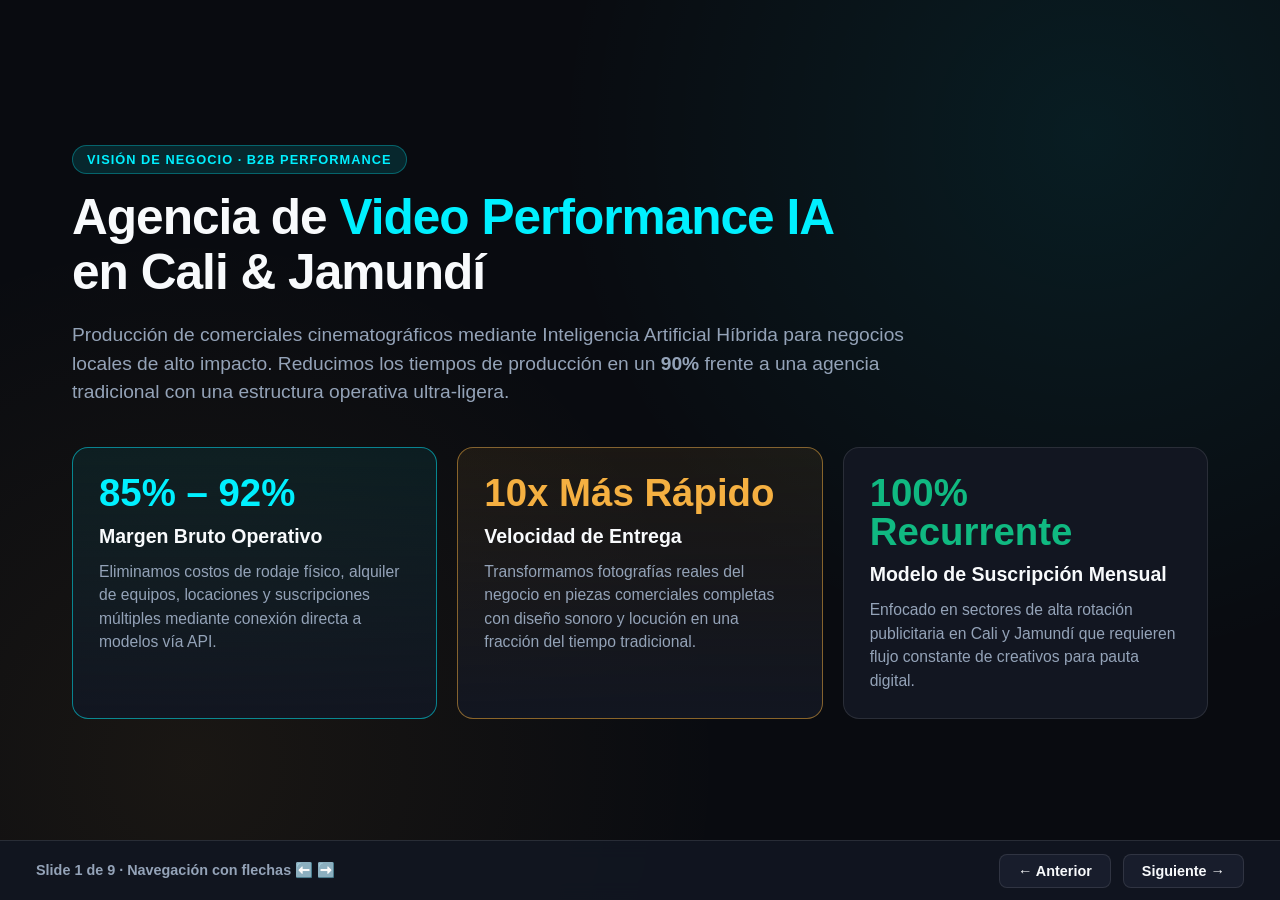
<file: pitch_socios_cali_jamundi.html>
<!DOCTYPE html>
<html lang="es">
<head>
  <meta charset="UTF-8" />
  <meta name="viewport" content="width=device-width, initial-scale=1.0" />
  <title>Agencia Video Performance IA — Cali & Jamundí</title>
  <style>
    :root {
      --bg-dark: #090b10;
      --bg-card: #121621;
      --bg-card-alt: #181d2c;
      --accent-cyan: #00f0ff;
      --accent-gold: #f5b041;
      --accent-green: #10b981;
      --accent-red: #ef4444;
      --text-main: #f8fafc;
      --text-muted: #94a3b8;
      --border: rgba(255, 255, 255, 0.1);
    }
    * {
      box-sizing: border-box;
      margin: 0;
      padding: 0;
    }
    body {
      font-family: -apple-system, BlinkMacSystemFont, "Segoe UI", Roboto, Helvetica, Arial, sans-serif;
      background-color: var(--bg-dark);
      color: var(--text-main);
      overflow: hidden;
      height: 100vh;
      width: 100vw;
      display: flex;
      flex-direction: column;
    }
    .deck-container {
      flex: 1;
      position: relative;
      width: 100%;
      height: 100%;
    }
    .slide {
      position: absolute;
      inset: 0;
      padding: 48px 72px 84px 72px;
      display: none;
      flex-direction: column;
      justify-content: center;
      overflow-y: auto;
      background: radial-gradient(circle at 85% 15%, rgba(0, 240, 255, 0.08), transparent 40%),
                  radial-gradient(circle at 15% 85%, rgba(245, 176, 65, 0.07), transparent 40%),
                  var(--bg-dark);
    }
    @media (max-width: 1024px) {
      .slide { padding: 28px 24px 80px 24px; justify-content: flex-start; }
      h1 { font-size: 2.1rem !important; }
      h2 { font-size: 1.65rem !important; }
      .grid-2, .grid-3, .grid-4 { grid-template-columns: 1fr !important; }
    }
    .slide.active {
      display: flex;
      animation: fadeIn 0.3s ease-out;
    }
    @keyframes fadeIn {
      from { opacity: 0; transform: translateY(8px); }
      to { opacity: 1; transform: translateY(0); }
    }
    .badge {
      display: inline-flex;
      align-items: center;
      gap: 8px;
      padding: 6px 14px;
      border-radius: 999px;
      font-size: 0.8rem;
      font-weight: 700;
      letter-spacing: 0.08em;
      text-transform: uppercase;
      background: rgba(0, 240, 255, 0.12);
      color: var(--accent-cyan);
      border: 1px solid rgba(0, 240, 255, 0.3);
      width: fit-content;
      margin-bottom: 16px;
    }
    .badge.gold {
      background: rgba(245, 176, 65, 0.14);
      color: var(--accent-gold);
      border-color: rgba(245, 176, 65, 0.35);
    }
    h1 {
      font-size: 3.1rem;
      line-height: 1.12;
      font-weight: 800;
      margin-bottom: 20px;
      letter-spacing: -0.02em;
    }
    h2 {
      font-size: 2.2rem;
      line-height: 1.18;
      font-weight: 800;
      margin-bottom: 12px;
      letter-spacing: -0.015em;
    }
    .subtitle {
      font-size: 1.2rem;
      color: var(--text-muted);
      max-width: 880px;
      line-height: 1.5;
      margin-bottom: 28px;
    }
    .highlight-cyan { color: var(--accent-cyan); }
    .highlight-gold { color: var(--accent-gold); }
    .highlight-green { color: var(--accent-green); }

    .grid-2 {
      display: grid;
      grid-template-columns: 1fr 1fr;
      gap: 24px;
      margin-top: 12px;
    }
    .grid-3 {
      display: grid;
      grid-template-columns: repeat(3, 1fr);
      gap: 20px;
      margin-top: 12px;
    }
    .grid-4 {
      display: grid;
      grid-template-columns: repeat(4, 1fr);
      gap: 18px;
      margin-top: 12px;
    }
    .card {
      background: var(--bg-card);
      border: 1px solid var(--border);
      border-radius: 16px;
      padding: 26px;
      display: flex;
      flex-direction: column;
      gap: 12px;
    }
    .card.featured {
      border-color: rgba(0, 240, 255, 0.5);
      background: linear-gradient(180deg, rgba(0, 240, 255, 0.07) 0%, var(--bg-card) 100%);
    }
    .card.gold-border {
      border-color: rgba(245, 176, 65, 0.5);
      background: linear-gradient(180deg, rgba(245, 176, 65, 0.08) 0%, var(--bg-card) 100%);
    }
    .card h3 {
      font-size: 1.22rem;
      font-weight: 700;
      color: var(--text-main);
    }
    .card p, .card li {
      font-size: 0.98rem;
      color: var(--text-muted);
      line-height: 1.5;
    }
    .card ul {
      padding-left: 18px;
      display: flex;
      flex-direction: column;
      gap: 8px;
    }
    .metric-big {
      font-size: 2.4rem;
      font-weight: 800;
      color: var(--accent-cyan);
      line-height: 1;
    }
    .metric-big.gold { color: var(--accent-gold); }
    .metric-big.green { color: var(--accent-green); }

    table {
      width: 100%;
      border-collapse: collapse;
      margin-top: 14px;
      background: var(--bg-card);
      border-radius: 14px;
      overflow: hidden;
      border: 1px solid var(--border);
    }
    th, td {
      padding: 16px 20px;
      text-align: left;
      border-bottom: 1px solid var(--border);
      font-size: 0.98rem;
    }
    th {
      background: var(--bg-card-alt);
      color: var(--accent-cyan);
      font-weight: 700;
      text-transform: uppercase;
      font-size: 0.8rem;
      letter-spacing: 0.05em;
    }
    tr:last-child td { border-bottom: none; }

    .nav-bar {
      position: fixed;
      bottom: 0;
      left: 0;
      right: 0;
      height: 60px;
      background: rgba(18, 22, 33, 0.92);
      backdrop-filter: blur(10px);
      border-top: 1px solid var(--border);
      display: flex;
      align-items: center;
      justify-content: space-between;
      padding: 0 36px;
      z-index: 100;
    }
    .nav-controls {
      display: flex;
      align-items: center;
      gap: 12px;
    }
    button {
      background: var(--bg-card-alt);
      color: var(--text-main);
      border: 1px solid var(--border);
      padding: 8px 18px;
      border-radius: 8px;
      cursor: pointer;
      font-weight: 600;
      font-size: 0.9rem;
      transition: all 0.15s ease;
    }
    button:hover {
      border-color: var(--accent-cyan);
      color: var(--accent-cyan);
    }
    .progress-text {
      font-size: 0.9rem;
      color: var(--text-muted);
      font-weight: 600;
    }
  </style>
</head>
<body>

<div class="deck-container">

  <!-- SLIDE 1: PORTADA -->
  <section class="slide active">
    <div class="badge">Visión de Negocio · B2B Performance</div>
    <h1>Agencia de <span class="highlight-cyan">Video Performance IA</span><br/>en Cali & Jamundí</h1>
    <p class="subtitle">
      Producción de comerciales cinematográficos mediante Inteligencia Artificial Híbrida para negocios locales de alto impacto. Reducimos los tiempos de producción en un <strong>90%</strong> frente a una agencia tradicional con una estructura operativa ultra-ligera.
    </p>
    <div class="grid-3">
      <div class="card featured">
        <div class="metric-big">85% – 92%</div>
        <h3>Margen Bruto Operativo</h3>
        <p>Eliminamos costos de rodaje físico, alquiler de equipos, locaciones y suscripciones múltiples mediante conexión directa a modelos vía API.</p>
      </div>
      <div class="card gold-border">
        <div class="metric-big gold">10x Más Rápido</div>
        <h3>Velocidad de Entrega</h3>
        <p>Transformamos fotografías reales del negocio en piezas comerciales completas con diseño sonoro y locución en una fracción del tiempo tradicional.</p>
      </div>
      <div class="card">
        <div class="metric-big green">100% Recurrente</div>
        <h3>Modelo de Suscripción Mensual</h3>
        <p>Enfocado en sectores de alta rotación publicitaria en Cali y Jamundí que requieren flujo constante de creativos para pauta digital.</p>
      </div>
    </div>
  </section>

  <!-- SLIDE 2: EL PROBLEMA Y LA OPORTUNIDAD -->
  <section class="slide">
    <div class="badge gold">1. El Problema del Mercado Local</div>
    <h2>La Brecha Audiovisual en <span class="highlight-gold">Cali y Jamundí</span></h2>
    <p class="subtitle">Actualmente, los comercios y empresas de la región enfrentan dos extremos ineficientes para promocionar sus productos:</p>
    <div class="grid-3">
      <div class="card">
        <h3 style="color: var(--accent-red);">Extremo A: Productora Tradicional</h3>
        <ul>
          <li>Presupuestos inaccesibles para el 95% de las empresas locales.</li>
          <li>Logística pesada: coordinación de cámaras, luces, actores y cierre del local.</li>
          <li>Tiempos de entrega lentos por un volumen mínimo de piezas.</li>
          <li>Alta fricción para iterar o probar nuevos ángulos de venta.</li>
        </ul>
      </div>
      <div class="card">
        <h3 style="color: var(--accent-red);">Extremo B: Contenido Casero / Básico</h3>
        <ul>
          <li>Videos grabados con celular sin estructura comercial ni retención visual.</li>
          <li>Pérdida de más del 70% de la audiencia en los primeros 3 segundos.</li>
          <li>Piezas gráficas estáticas que el algoritmo actual de Reels y TikTok penaliza.</li>
          <li>Desperdicio del presupuesto de pauta por falta de impacto creativo.</li>
        </ul>
      </div>
      <div class="card featured">
        <h3 style="color: var(--accent-cyan);">Nuestra Posición en el Mercado</h3>
        <ul>
          <li>Ofrecemos calidad visual de productora de cine a una <strong>fracción del costo tradicional (60% a 70% más accesible)</strong> para el cliente.</li>
          <li>Superamos el estándar de IA genérica: combinamos el <strong>producto real</strong> del cliente con entornos generativos de alto impacto.</li>
        </ul>
      </div>
    </div>
  </section>

  <!-- SLIDE 3: LA SOLUCIÓN Y DIFERENCIADOR -->
  <section class="slide">
    <div class="badge">2. Propuesta de Valor Diferencial</div>
    <h2>Más Allá del Video Genérico: <span class="highlight-cyan">Fidelidad Híbrida</span></h2>
    <p class="subtitle">Combinamos las herramientas más avanzadas del mercado global con un flujo de post-producción diseñado para generar ventas reales:</p>
    <div class="grid-2">
      <div class="card featured">
        <h3>1. Producto 100% Real + Entorno Cinematográfico IA</h3>
        <p>A diferencia de los videos 100% sintéticos que deforman el producto y engañan al comprador, nosotros conservamos intacta la fotografía real del plato, inmueble o producto, e integramos iluminación de cine, movimiento de cámara FPV y atmósferas hiperrealistas con IA.</p>
      </div>
      <div class="card featured">
        <h3>2. Identidad Auditiva Local + Diseño Sonoro (SFX)</h3>
        <p>Un gran video sin audio no vende. Integramos síntesis de voz hiperrealista adaptada al tono local y corporativo (ElevenLabs) junto con efectos de sonido envolventes y masterización profesional en DaVinci Resolve.</p>
      </div>
      <div class="card gold-border">
        <h3>3. Presentadores Virtuales Consistentes ("Soul ID")</h3>
        <p>Desarrollamos avatares e influencers virtuales exclusivos para cada marca con consistencia facial perfecta. El dueño o equipo del negocio no necesita exponerse ni gastar horas grabando frente a cámara.</p>
      </div>
      <div class="card gold-border">
        <h3>4. Estructura de Conversión (Multi-Hook)</h3>
        <p>Cada pieza se entrega optimizada para pauta en Meta Ads (Instagram/WhatsApp), incluyendo múltiples variaciones de los primeros 3 segundos (Hooks) para multiplicar el retorno de inversión publicitaria del cliente.</p>
      </div>
    </div>
  </section>

  <!-- SLIDE 4: EL MOTOR TECNOLÓGICO -->
  <section class="slide">
    <div class="badge">3. Arquitectura Técnica</div>
    <h2>El Motor de Producción: <span class="highlight-cyan">Eficiencia por API</span></h2>
    <p class="subtitle">Centralizamos los modelos líderes de la industria bajo consumo directo por uso, logrando que el costo técnico represente menos del 8% al 12% del valor del servicio:</p>
    <table>
      <thead>
        <tr>
          <th>Etapa del Flujo</th>
          <th>Stack Tecnológico</th>
          <th>Función en la Agencia</th>
          <th>Peso en el Costo Total</th>
        </tr>
      </thead>
      <tbody>
        <tr>
          <td><strong>1. Estrategia & Guion</strong></td>
          <td>Antigravity + Modelos LLM Avanzados</td>
          <td>Ingeniería de guiones de alta retención (Gancho 3s → Problema → Producto Real → Llamado a la Acción).</td>
          <td>&lt; 1% del costo operativo</td>
        </tr>
        <tr>
          <td><strong>2. Generación Visual IA</strong></td>
          <td><strong>Sunra MCP</strong> + <strong>Higgsfield</strong> (Kling / Veo / Sora)</td>
          <td>Movimientos de cámara cinematográficos, físicas realistas y consistencia de personajes (Soul ID) sin sobrecostos de intermediarios.</td>
          <td>~6% – 9% del valor del paquete</td>
        </tr>
        <tr>
          <td><strong>3. Voz & Foley (SFX)</strong></td>
          <td><strong>ElevenLabs MCP</strong></td>
          <td>Locución comercial natural y generación de efectos sonoros sincronizados con la acción visual.</td>
          <td>~1% – 2% del valor del paquete</td>
        </tr>
        <tr>
          <td><strong>4. Post-Producción & Corte</strong></td>
          <td><strong>DaVinci Resolve MCP</strong> + Canva MCP</td>
          <td>Edición rítmica, subtítulos dinámicos, corrección de color profesional y adaptación a formatos 9:16.</td>
          <td>0% (Procesamiento Local)</td>
        </tr>
      </tbody>
    </table>
  </section>

  <!-- SLIDE 5: MERCADO OBJETIVO EN CALI Y JAMUNDÍ -->
  <section class="slide">
    <div class="badge gold">4. Mercado Objetivo Inicial</div>
    <h2>Los 4 Sectores Clave en <span class="highlight-gold">Cali y Jamundí</span></h2>
    <p class="subtitle">Priorizamos industrias donde una sola venta adicional generada por nuestros videos cubre con creces la inversión mensual del cliente:</p>
    <div class="grid-4">
      <div class="card gold-border">
        <h3>1. Sector Inmobiliario (Jamundí & Sur)</h3>
        <p><strong>Foco:</strong> Constructoras, condominios campestres (Alfaguara, Las Mercedes, Potrerito) y proyectos sobre planos.</p>
        <p><strong>Impacto:</strong> Transformamos renders estáticos y tomas básicas en recorridos cinematográficos aspiracionales.</p>
      </div>
      <div class="card featured">
        <h3>2. Salud, Odontología & Estética (Cali)</h3>
        <p><strong>Foco:</strong> Clínicas de diseño de sonrisa, cirugía plástica, dermatología y centros estéticos (Ciudad Jardín, Tequendama).</p>
        <p><strong>Impacto:</strong> Posicionamiento de prestigio e imagen internacional para captar pacientes locales y extranjeros.</p>
      </div>
      <div class="card">
        <h3>3. Gastronomía Premium & Gastrobares</h3>
        <p><strong>Foco:</strong> Restaurantes de autor en Granada, El Peñón, Pance, Ciudad Jardín y corredores campestres.</p>
        <p><strong>Impacto:</strong> Videos sensoriales de alto impacto visual diseñados para disparar reservas.</p>
      </div>
      <div class="card">
        <h3>4. Automotriz & Comercio High-Ticket</h3>
        <p><strong>Foco:</strong> Concesionarios multimarca, detailing automotriz, hoteles boutique y marcas de moda consolidada.</p>
        <p><strong>Impacto:</strong> Presentación de inventario real en escenarios dinámicos de nivel comercial televisivo.</p>
      </div>
    </div>
  </section>

  <!-- SLIDE 6: ESTRATEGIA DE VENTAS CABALLO DE TROYA -->
  <section class="slide">
    <div class="badge">5. Estrategia de Adquisición B2B</div>
    <h2>El Método <span class="highlight-cyan">"Demo Primero"</span> (Venta Basada en Evidencia)</h2>
    <p class="subtitle">Eliminamos la fricción de la venta en frío tradicional entregando una demostración personalizada antes de la primera reunión:</p>
    <div class="grid-3">
      <div class="card">
        <div class="metric-big">Paso 1</div>
        <h3>Selección Inteligente</h3>
        <p>Identificamos negocios en Cali y Jamundí con excelente producto e infraestructura física, pero cuya presencia en video digital no refleja la calidad de su marca.</p>
      </div>
      <div class="card featured">
        <div class="metric-big">Paso 2</div>
        <h3>La Pieza Demostrativa</h3>
        <p>Tomamos una fotografía pública de su producto o proyecto y producimos un <strong>spot cinematográfico de 12 a 15 segundos</strong> mostrando el contraste directo ("Antes vs. Después").</p>
      </div>
      <div class="card gold-border">
        <div class="metric-big gold">Paso 3</div>
        <h3>Apertura y Cierre</h3>
        <p>Entregamos el video directamente al tomador de decisión. Al ver su propio producto transformado en un comercial de alto nivel, la conversación pasa directamente a elegir el volumen mensual.</p>
      </div>
    </div>
  </section>

  <!-- SLIDE 7: ESTRUCTURA DE PAQUETES Y RENTABILIDAD EN PORCENTAJES -->
  <section class="slide">
    <div class="badge gold">6. Estructura de Oferta y Márgenes</div>
    <h2>Escaleras de Servicio y <span class="highlight-gold">Distribución Porcentual</span></h2>
    <p class="subtitle">Modelo escalonado diseñado para facilitar la entrada del cliente y maximizar la retención mensual con altos márgenes operativos:</p>
    <table>
      <thead>
        <tr>
          <th>Nivel del Paquete</th>
          <th>Alcance del Servicio</th>
          <th>Costo Técnico IA / API</th>
          <th>Margen Bruto Estimado</th>
          <th>Objetivo del Plan</th>
        </tr>
      </thead>
      <tbody>
        <tr>
          <td><strong>1. Plan Impulso</strong> (Entrada)</td>
          <td>Paquete inicial de videos comerciales IA + Locución + Diseño Sonoro + Variaciones de Gancho.</td>
          <td>~8% – 10%</td>
          <td style="color: var(--accent-green); font-weight: 700;">90% – 92%</td>
          <td>Romper la barrera de confianza inicial con entrega ágil.</td>
        </tr>
        <tr>
          <td><strong>2. Plan Crecimiento</strong> (Core Mensual)</td>
          <td>Flujo constante mensual de creativos IA + Guiones de conversión + Formatos listos para Meta Ads.</td>
          <td>~8% – 12%</td>
          <td style="color: var(--accent-green); font-weight: 700;">88% – 92%</td>
          <td>Ingreso recurrente principal (70% de la cartera de clientes).</td>
        </tr>
        <tr>
          <td><strong>3. Plan Dominio</strong> (Corporativo / VIP)</td>
          <td>Producción intensiva mensual + <strong>Avatar Exclusivo de Marca</strong> + Estructura completa de anuncios.</td>
          <td>~10% – 15%</td>
          <td style="color: var(--accent-green); font-weight: 700;">85% – 90%</td>
          <td>Cuentas de alto ticket (Constructoras, Clínicas, Marcas líderes).</td>
        </tr>
      </tbody>
    </table>
    <div class="grid-3" style="margin-top: 18px;">
      <div class="card">
        <h3>Ahorro para el Cliente</h3>
        <p>El negocio local invierte entre un <strong>60% y 75% menos</strong> de lo que le cobraría una productora tradicional en Cali.</p>
      </div>
      <div class="card featured">
        <h3>Eficiencia Operativa</h3>
        <p>Más del <strong>85% de cada ingreso</strong> queda como margen bruto para la agencia gracias a la automatización por API.</p>
      </div>
      <div class="card gold-border">
        <h3>Escalabilidad</h3>
        <p>Capacidad de multiplicar el número de clientes activos sin necesidad de contratar equipos de rodaje ni estudios físicos.</p>
      </div>
    </div>
  </section>

  <!-- SLIDE 8: HOJA DE RUTA POR FASES (SIN DÍAS) -->
  <section class="slide">
    <div class="badge">7. Hoja de Ruta del Proyecto</div>
    <h2>Fases de Desarrollo y <span class="highlight-cyan">Validación del Modelo</span></h2>
    <p class="subtitle">Una estructura paso a paso para pasar de la idea a los primeros clientes activos sin inversión pesada:</p>
    <div class="grid-3">
      <div class="card featured">
        <div class="metric-big">Fase 1</div>
        <h3>Definición y Selección Estratégica</h3>
        <ul>
          <li>Definición de la identidad y posicionamiento de la agencia.</li>
          <li>Configuración del flujo técnico de producción con IA.</li>
          <li>Selección de las primeras <strong>5 empresas objetivo</strong> en Cali y Jamundí (Inmobiliaria, Salud/Estética, Gastronomía Premium y Automotriz).</li>
        </ul>
      </div>
      <div class="card gold-border">
        <div class="metric-big gold">Fase 2</div>
        <h3>Creación del Portafolio Demostrativo</h3>
        <ul>
          <li>Producción de los primeros <strong>5 comerciales demostrativos ("Antes vs. Después")</strong> a partir de productos reales de esos negocios.</li>
          <li>Integración de locución, diseño sonoro y variaciones de gancho visual.</li>
          <li>Construcción del catálogo digital de muestra para presentaciones comerciales.</li>
        </ul>
      </div>
      <div class="card">
        <div class="metric-big green">Fase 3</div>
        <h3>Despliegue Comercial y Tracción</h3>
        <ul>
          <li>Acercamiento directo a los tomadores de decisión entregando su pieza demostrativa terminada.</li>
          <li>Validación de la oferta comercial y cierre de los primeros clientes fundadores.</li>
          <li>Estandarización del sistema de entrega mensual recurrente.</li>
        </ul>
      </div>
    </div>
  </section>

  <!-- SLIDE 9: ROLES DE LOS SOCIOS -->
  <section class="slide">
    <div class="badge gold">8. Equipo Fundador y Sinergia</div>
    <h2>División de Roles: <span class="highlight-cyan">Tecnología</span> + <span class="highlight-gold">Estrategia Comercial</span></h2>
    <p class="subtitle">Dos áreas complementarias claramente definidas para que cada socio se enfoque al 100% en su fortaleza:</p>
    <div class="grid-2">
      <div class="card featured" style="padding: 32px;">
        <div class="badge" style="margin-bottom: 8px;">Rol Técnico & Creativo (Oscar)</div>
        <h3 style="font-size: 1.5rem; margin-bottom: 6px;">Dirección de Tecnología, IA & Producción de Contenido</h3>
        <ul>
          <li><strong>Arquitectura y Operación de IA:</strong> Manejo integral del motor generativo (Sunra MCP, Higgsfield, Kling/Veo, ElevenLabs).</li>
          <li><strong>Creación y Post-Producción de Videos:</strong> Desarrollo visual de los comerciales, Fidelidad Híbrida del producto real, diseño sonoro y edición en DaVinci Resolve.</li>
          <li><strong>Innovación y Demos:</strong> Producción de las piezas demostrativas ("Antes vs. Después") y automatización de flujos para mantener márgenes superiores al 85%.</li>
          <li><strong>Control de Calidad:</strong> Garantizar que cada entregable tenga estándar cinematográfico y alto impacto visual.</li>
        </ul>
      </div>
      <div class="card gold-border" style="padding: 32px;">
        <div class="badge gold" style="margin-bottom: 8px;">Rol Comercial & Estratégico (Socio)</div>
        <h3 style="font-size: 1.5rem; margin-bottom: 6px;">Dirección Comercial, Estrategia & Relación con Clientes</h3>
        <ul>
          <li><strong>Estrategia de Mercado y Posicionamiento:</strong> Identificación de nichos rentables, estructuración de propuestas y enfoque estratégico de campañas para negocios en Cali y Jamundí.</li>
          <li><strong>Prospección y Apertura B2B:</strong> Contacto directo con dueños de negocios, constructoras, clínicas y marcas locales para presentar las demos personalizadas.</li>
          <li><strong>Negociación y Cierre de Ventas:</strong> Conducción de reuniones comerciales, presentación de valor y cierre de planes mensuales.</li>
          <li><strong>Gestión de Cuentas y Retención:</strong> Relación directa con el cliente, entendimiento de sus objetivos de venta y fidelización mes a mes.</li>
        </ul>
      </div>
    </div>
  </section>

</div>

<div class="nav-bar">
  <div class="progress-text" id="slide-counter">Slide 1 de 9 · Navegación con flechas ⬅️ ➡️</div>
  <div class="nav-controls">
    <button onclick="prevSlide()">← Anterior</button>
    <button onclick="nextSlide()">Siguiente →</button>
  </div>
</div>

<script>
  const slides = document.querySelectorAll('.slide');
  const counter = document.getElementById('slide-counter');
  let current = 0;

  function updateSlide() {
    slides.forEach((s, idx) => {
      s.classList.toggle('active', idx === current);
    });
    counter.textContent = `Slide ${current + 1} de ${slides.length} · Navegación con flechas ⬅️ ➡️`;
  }
  function nextSlide() {
    if (current < slides.length - 1) {
      current++;
      updateSlide();
    }
  }
  function prevSlide() {
    if (current > 0) {
      current--;
      updateSlide();
    }
  }
  document.addEventListener('keydown', (e) => {
    if (e.key === 'ArrowRight' || e.key === ' ') nextSlide();
    if (e.key === 'ArrowLeft') prevSlide();
  });
</script>

</body>
</html>
</file>
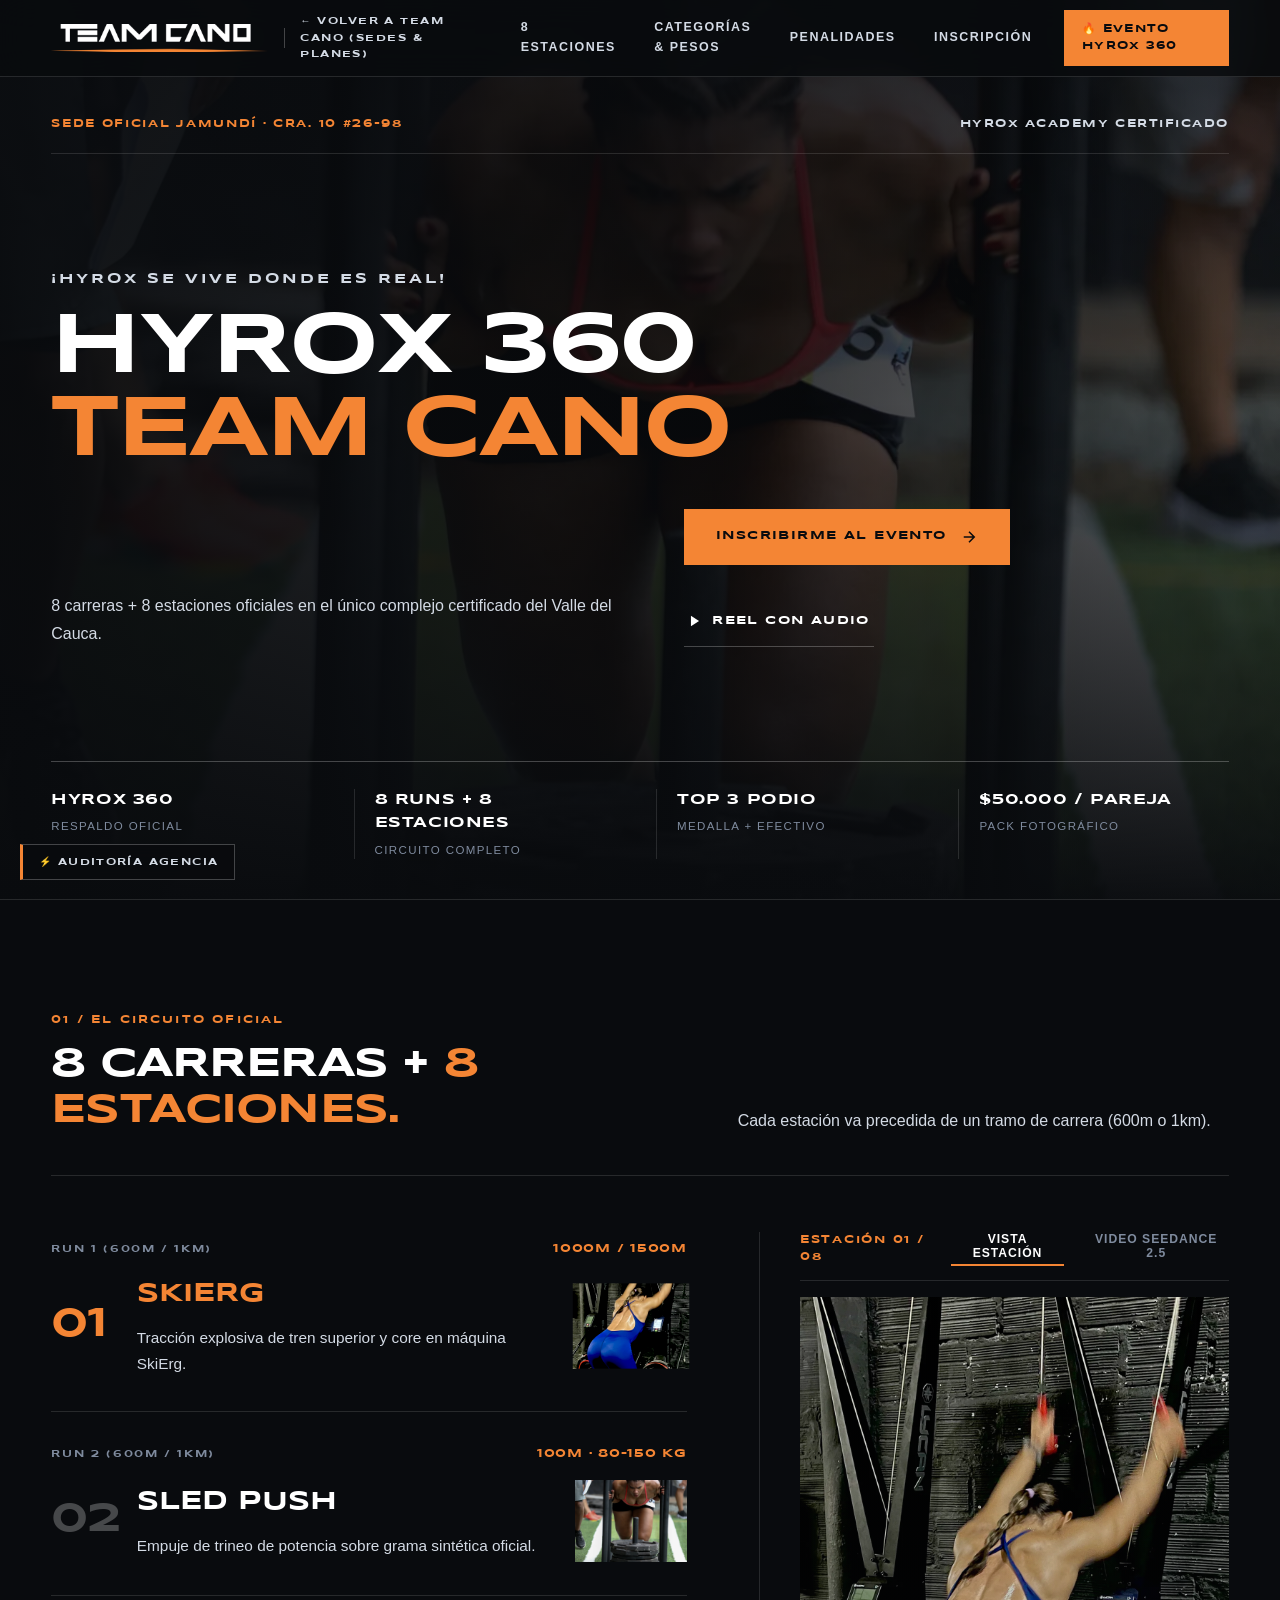
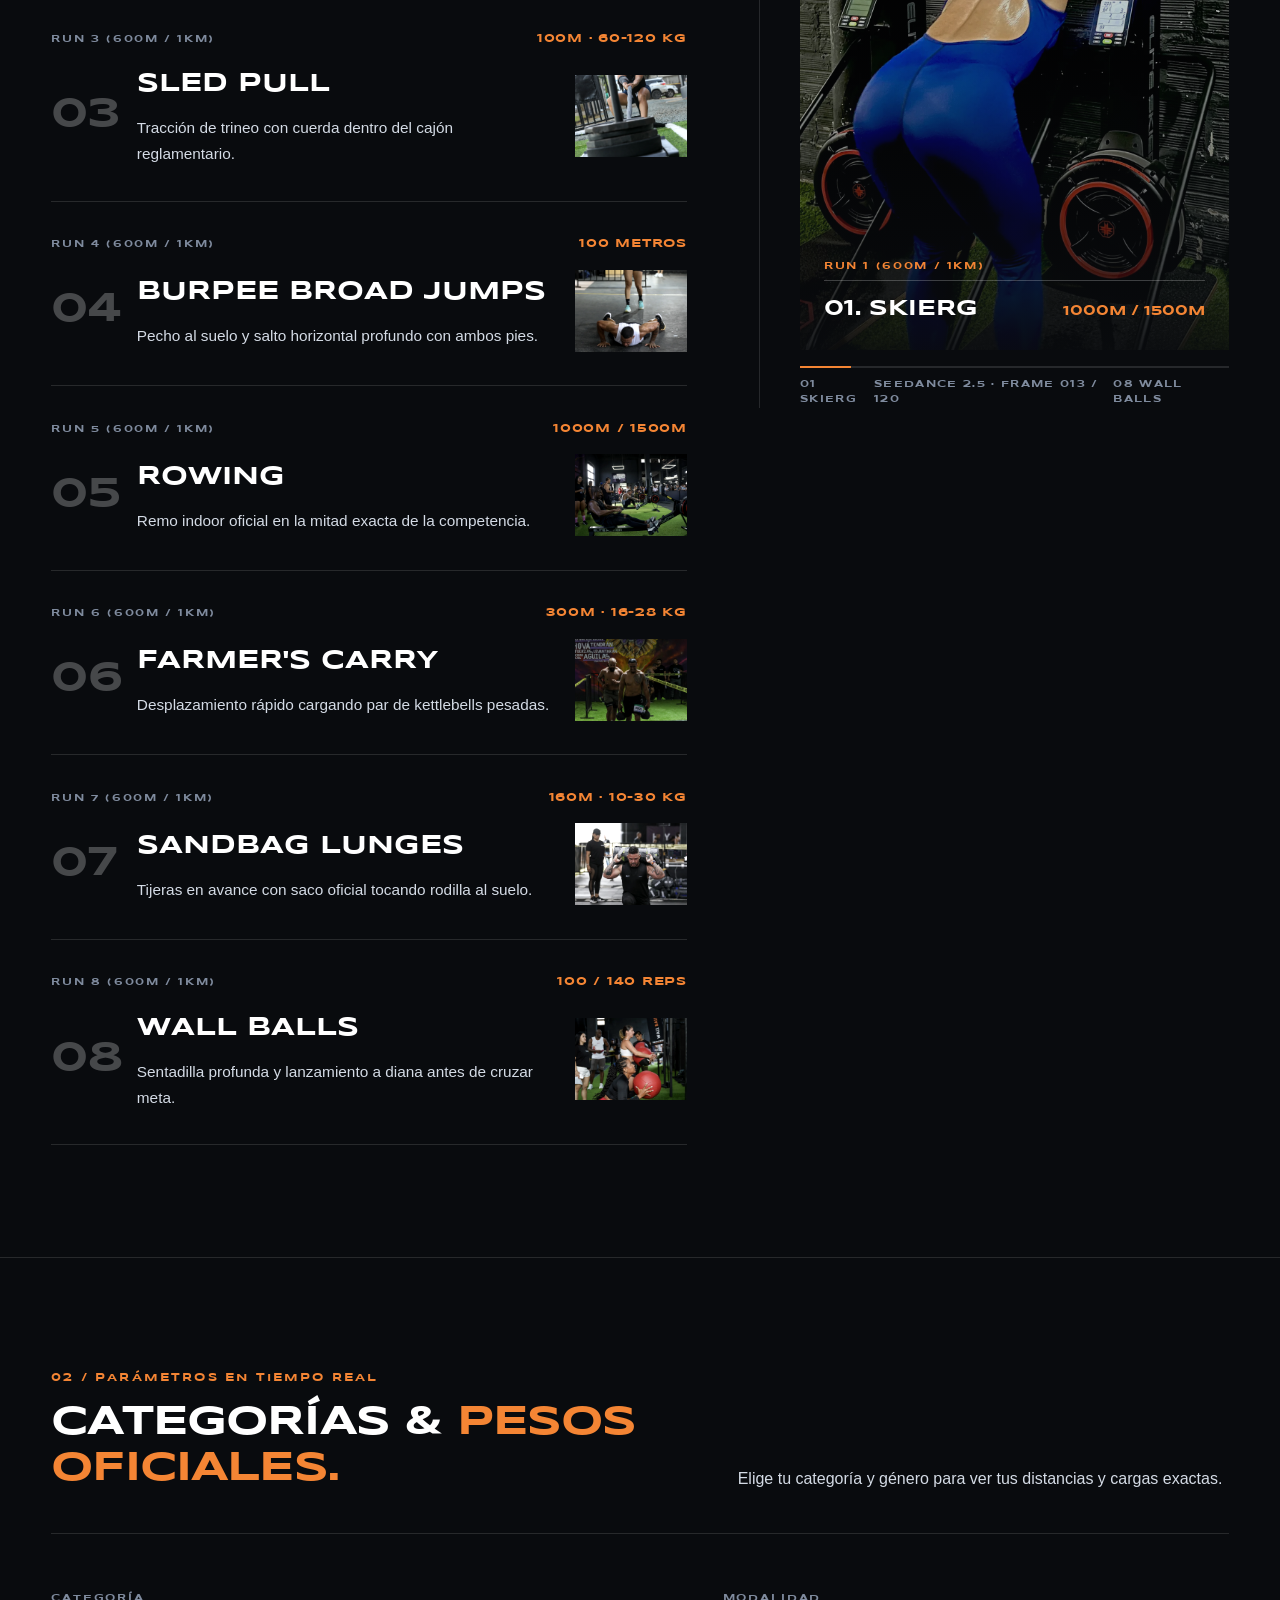
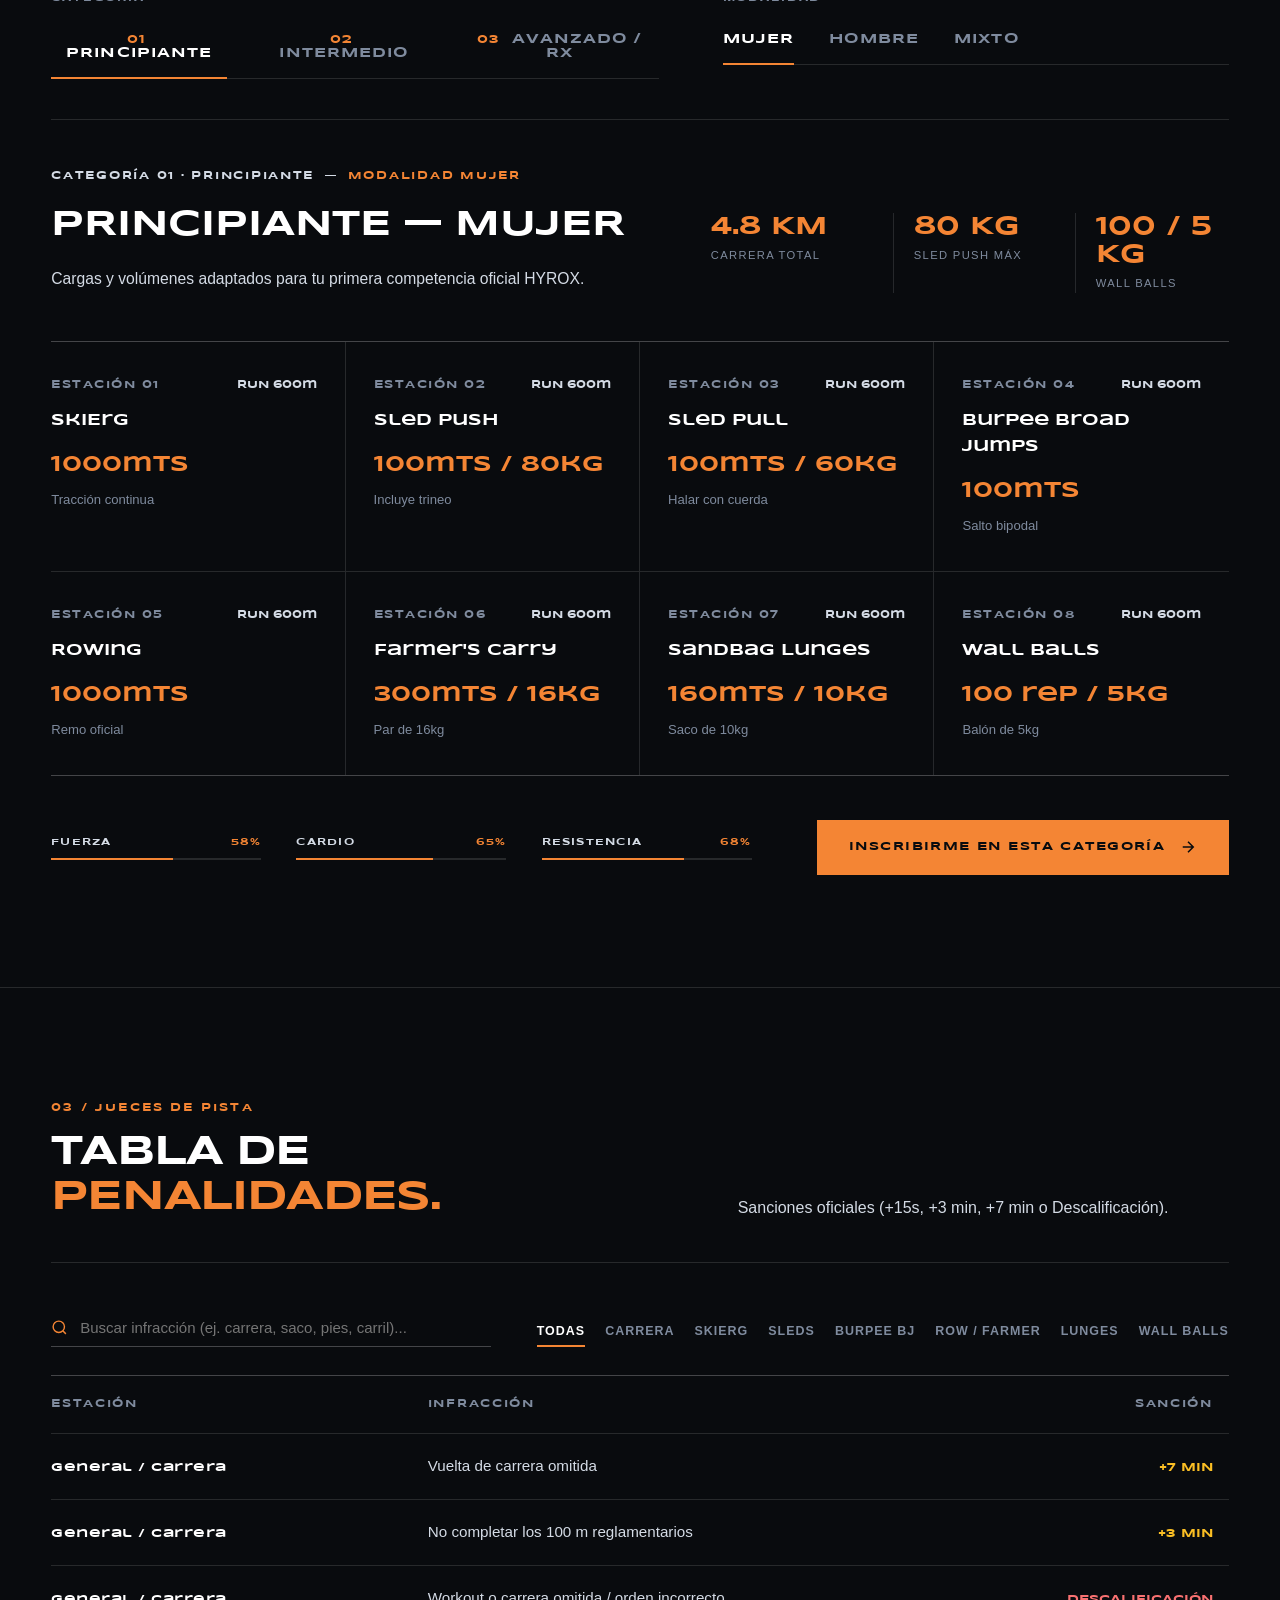
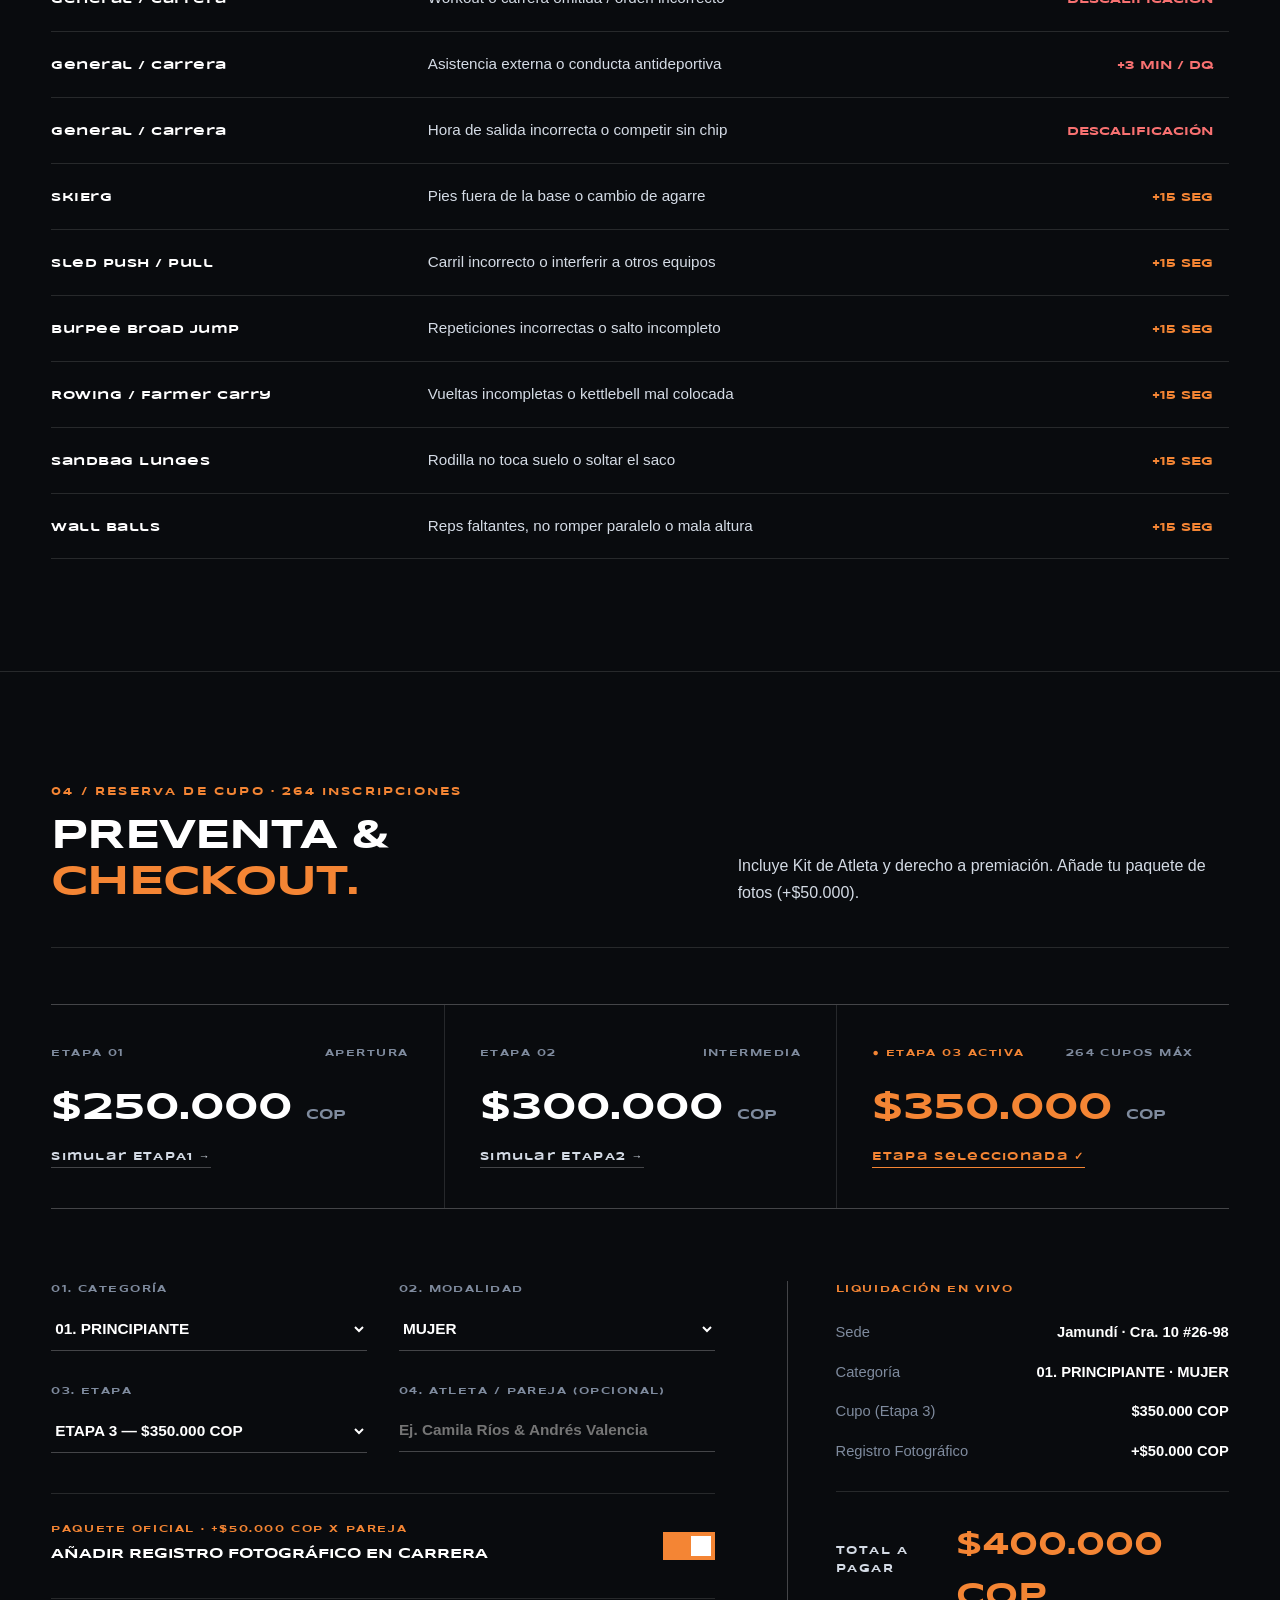
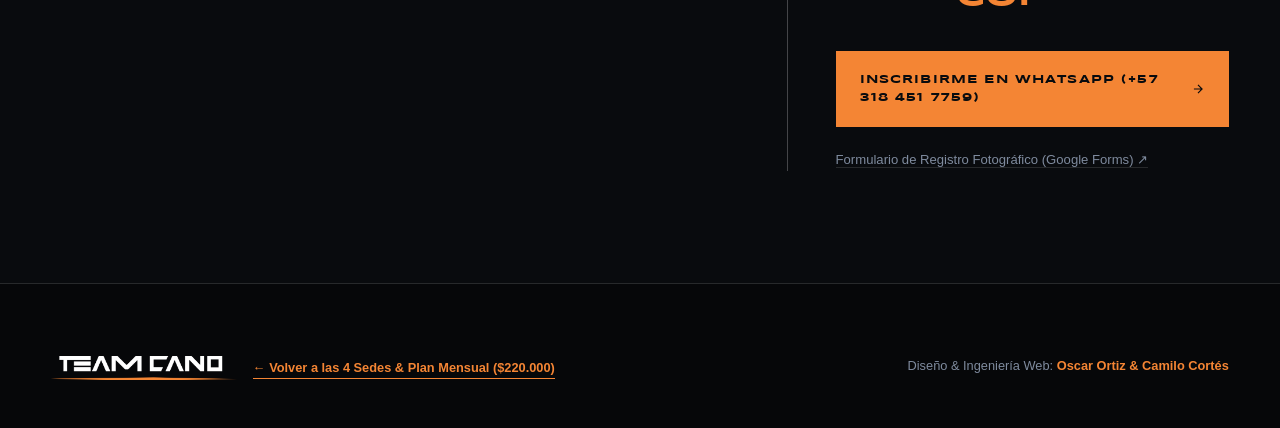
<file: propuesta-teamcano-hyrox/hyrox360.html>
<!DOCTYPE html>
<html lang="es" class="dark">
<head>
  <meta charset="UTF-8" />
  <meta name="viewport" content="width=device-width, initial-scale=1.0, maximum-scale=5.0" />
  <meta http-equiv="Content-Security-Policy" content="default-src 'self' https: data: blob:; style-src 'self' 'unsafe-inline' https://fonts.googleapis.com; font-src 'self' https://fonts.gstatic.com data:; img-src 'self' data: blob: https:; media-src 'self' data: blob: https:; script-src 'self' 'unsafe-inline';" />
  <title>EVENTO HYROX 360 — TEAM CANO | Único HYROX Academy Oficial del Valle del Cauca</title>
  <meta name="description" content="¡HYROX se vive donde es REAL! Competencia oficial HYROX 360 en TEAM CANO Sede Jamundí (Cra. 10 #26-98)." />
  <link rel="preconnect" href="https://fonts.googleapis.com" />
  <link rel="preconnect" href="https://fonts.gstatic.com" crossorigin />
  <link href="https://fonts.googleapis.com/css2?family=Inter:wght@300;400;500;600;700&family=Plus+Jakarta+Sans:wght@400;500;600;700;800&family=Syncopate:wght@400;700&display=swap" rel="stylesheet" />
  <link rel="stylesheet" href="styles.css" />
</head>
<body data-page="hyrox360">
  <!-- Línea superior minimalista de lectura -->
  <div class="tc-progress-line" id="globalProgressBar" aria-hidden="true"></div>

  <!-- =====================================================================
       NAVEGACIÓN EDITORIAL HYROX 360 (CON RETORNO A SEDES & PLANES)
  ====================================================================== -->
  <header class="tc-header" id="navbar">
    <div class="tc-container tc-header-inner">
      <div class="tc-brand-cluster">
        <a href="index.html" class="tc-brand" aria-label="Team Cano Inicio">
          <img src="assets/teamcano_logo.png" alt="Team Cano" class="tc-logo" />
        </a>
        <span class="tc-brand-divider"></span>
        <a href="index.html" class="tc-back-home-link">
          ← VOLVER A TEAM CANO (SEDES &amp; PLANES)
        </a>
      </div>

      <nav class="tc-nav" aria-label="Navegación Evento HYROX 360">
        <a href="#circuito-estaciones" class="tc-nav-link">8 Estaciones</a>
        <a href="#configurador-categorias" class="tc-nav-link">Categorías &amp; Pesos</a>
        <a href="#reglamento-penalidades" class="tc-nav-link">Penalidades</a>
        <a href="#preventa-checkout" class="tc-nav-link">Inscripción</a>
      </nav>

      <div class="tc-header-cta">
        <a href="hyrox360.html" class="tc-hyrox-nav-badge active" aria-current="page">
          <span>🔥 EVENTO HYROX 360</span>
        </a>
        <button class="tc-burger" id="mobileMenuBtn" aria-label="Abrir menú móvil">
          <span></span><span></span>
        </button>
      </div>
    </div>

    <div class="tc-mobile-nav" id="mobileDrawer">
      <a href="index.html" class="tc-mobile-link tc-text-orange">← Volver a Team Cano (4 Sedes &amp; Plan $220K)</a>
      <a href="#circuito-estaciones" class="tc-mobile-link">01 — Las 8 Estaciones</a>
      <a href="#configurador-categorias" class="tc-mobile-link">02 — Categorías &amp; Pesos</a>
      <a href="#reglamento-penalidades" class="tc-mobile-link">03 — Tabla de Penalidades</a>
      <a href="#preventa-checkout" class="tc-mobile-link tc-text-orange">04 — Inscripción Directa</a>
    </div>
  </header>

  <main>
    <!-- =====================================================================
         SECCIÓN 1 — HERO MINIMALISTA Y VISUAL (100VH — CERO REDUNDANCIA)
    ====================================================================== -->
    <section class="tc-hero" id="inicio">
      <div class="tc-hero-media" aria-hidden="true">
        <video
          id="heroBgVideo"
          class="tc-hero-video"
          autoplay
          loop
          muted
          playsinline
          preload="auto"
          poster="assets/stations/02_sled_push.webp"
        >
          <source src="assets/video/teamcano_seedance25_raw_10s.mp4" type="video/mp4" />
        </video>
        <div class="tc-hero-overlay"></div>
      </div>

      <div class="tc-container tc-hero-layout">
        <div class="tc-hero-top-meta">
          <span class="tc-eyebrow">SEDE OFICIAL JAMUNDÍ · CRA. 10 #26-98</span>
          <span class="tc-hero-date-tag">HYROX ACADEMY CERTIFICADO</span>
        </div>

        <div class="tc-hero-main">
          <p class="tc-hero-kicker">¡HYROX SE VIVE DONDE ES REAL!</p>
          <h1 class="tc-hero-title">
            HYROX 360<br />
            <span class="tc-text-orange">TEAM CANO</span>
          </h1>

          <div class="tc-hero-editorial-cols">
            <p class="tc-hero-lead">
              8 carreras + 8 estaciones oficiales en el único complejo certificado del Valle del Cauca.
            </p>

            <div class="tc-hero-actions">
              <a href="#preventa-checkout" class="tc-btn-editorial-primary">
                <span>INSCRIBIRME AL EVENTO</span>
                <svg width="18" height="18" viewBox="0 0 24 24" fill="none" stroke="currentColor" stroke-width="2"><path d="M5 12h14M12 5l7 7-7 7"/></svg>
              </a>
              <button type="button" class="tc-btn-editorial-ghost" id="openMasterReelBtn">
                <svg width="14" height="14" viewBox="0 0 24 24" fill="currentColor"><polygon points="5 3 19 12 5 21 5 3"/></svg>
                <span>REEL CON AUDIO</span>
              </button>
            </div>
          </div>
        </div>

        <div class="tc-hero-architectural-strip">
          <div class="tc-arch-item">
            <span class="tc-arch-num">HYROX 360</span>
            <span class="tc-arch-label">RESPALDO OFICIAL</span>
          </div>
          <div class="tc-arch-item">
            <span class="tc-arch-num">8 RUNS + 8 ESTACIONES</span>
            <span class="tc-arch-label">CIRCUITO COMPLETO</span>
          </div>
          <div class="tc-arch-item">
            <span class="tc-arch-num">TOP 3 PODIO</span>
            <span class="tc-arch-label">MEDALLA + EFECTIVO</span>
          </div>
          <div class="tc-arch-item">
            <span class="tc-arch-num">$50.000 / PAREJA</span>
            <span class="tc-arch-label">PACK FOTOGRÁFICO</span>
          </div>
        </div>
      </div>
    </section>

    <!-- =====================================================================
         SECCIÓN 2 — SPLIT-SCREEN SCROLLYTELLING: LAS 8 ESTACIONES (VISUAL)
         Izquierda: Filas con Miniatura Fotográfica + 1 sola frase corta
         Derecha: Visor Sticky con <canvas> Seedance 2.5 + Foto en Grande
    ====================================================================== -->
    <section class="tc-split-circuit-section" id="circuito-estaciones">
      <div class="tc-container">
        <div class="tc-editorial-section-head">
          <div>
            <span class="tc-section-index">01 / EL CIRCUITO OFICIAL</span>
            <h2 class="tc-editorial-heading">8 CARRERAS + <span class="tc-text-orange">8 ESTACIONES.</span></h2>
          </div>
          <p class="tc-editorial-sub">
            Cada estación va precedida de un tramo de carrera (600m o 1km).
          </p>
        </div>

        <div class="tc-split-scrolly-wrapper" id="splitCircuitWrapper">
          <!-- COLUMNA IZQUIERDA: 8 Filas con Miniatura + 1 frase concisa -->
          <div class="tc-circuit-left-stream" id="stationsStreamList">
            <!-- Poblado dinámicamente por app.js -->
          </div>

          <!-- COLUMNA DERECHA: Visor Sticky Sincronizado -->
          <aside class="tc-circuit-right-sticky" aria-label="Visor sincronizado del circuito">
            <div class="tc-sticky-stage">
              <div class="tc-stage-top-bar">
                <span class="tc-stage-station-indicator" id="stickyStationCode">ESTACIÓN 01 / 08</span>
                <div class="tc-stage-lens-tabs">
                  <button type="button" class="tc-lens-tab active" data-lens="hybrid" id="lensHybridBtn">
                    Vista Estación
                  </button>
                  <button type="button" class="tc-lens-tab" data-lens="canvas" id="lensCanvasBtn">
                    Video Seedance 2.5
                  </button>
                </div>
              </div>

              <div class="tc-stage-visual-frame">
                <img
                  src="assets/stations/01_skierg_run.webp"
                  alt="Estación activa HYROX Team Cano"
                  class="tc-stage-station-photo"
                  id="stickyStationPhoto"
                />
                <canvas
                  id="scrollyCanvas"
                  class="tc-stage-canvas"
                  aria-label="Secuencia cuadro a cuadro de Sled Push en Team Cano"
                ></canvas>
                <div class="tc-stage-gradient"></div>

                <div class="tc-stage-caption-overlay">
                  <div class="tc-stage-run-kicker" id="stickyStationRun">RUN 1 (600M / 1KM)</div>
                  <div class="tc-stage-title-row">
                    <h3 class="tc-stage-active-name" id="stickyStationName">01. SKIERG</h3>
                    <span class="tc-stage-active-metric" id="stickyStationMetric">1000M / 1500M</span>
                  </div>
                </div>
              </div>

              <div class="tc-stage-progress-footer">
                <div class="tc-stage-progress-track">
                  <div class="tc-stage-progress-fill" id="stickyCircuitProgress"></div>
                </div>
                <div class="tc-stage-progress-labels">
                  <span>01 SKIERG</span>
                  <span id="stickyFrameReadout">SECUENCIA EN VIVO · 60 FPS</span>
                  <span>08 WALL BALLS</span>
                </div>
              </div>
            </div>
          </aside>
        </div>
      </div>
    </section>

    <!-- =====================================================================
         SECCIÓN 3 — MARCADOR DE CATEGORÍAS DE PODER Y PESOS (CONCISO)
    ====================================================================== -->
    <section class="tc-categories-section" id="configurador-categorias">
      <div class="tc-container">
        <div class="tc-editorial-section-head">
          <div>
            <span class="tc-section-index">02 / PARÁMETROS EN TIEMPO REAL</span>
            <h2 class="tc-editorial-heading">CATEGORÍAS &amp; <span class="tc-text-orange">PESOS OFICIALES.</span></h2>
          </div>
          <p class="tc-editorial-sub">
            Elige tu categoría y género para ver tus distancias y cargas exactas.
          </p>
        </div>

        <div class="tc-editorial-selectors-bar">
          <div class="tc-tab-group">
            <span class="tc-tab-group-label">CATEGORÍA</span>
            <div class="tc-underline-tabs" id="categorySelector" role="tablist">
              <button type="button" class="tc-utab active" data-category="principiante">
                <small>01</small> PRINCIPIANTE
              </button>
              <button type="button" class="tc-utab" data-category="intermedio">
                <small>02</small> INTERMEDIO
              </button>
              <button type="button" class="tc-utab" data-category="rx">
                <small>03</small> AVANZADO / RX
              </button>
            </div>
          </div>

          <div class="tc-tab-group">
            <span class="tc-tab-group-label">MODALIDAD</span>
            <div class="tc-underline-tabs" id="genderSelector" role="tablist">
              <button type="button" class="tc-utab active" data-gender="mujer">MUJER</button>
              <button type="button" class="tc-utab" data-gender="hombre">HOMBRE</button>
              <button type="button" class="tc-utab" data-gender="mixto">MIXTO</button>
            </div>
          </div>
        </div>

        <div class="tc-cat-open-summary">
          <div class="tc-cat-open-bio">
            <div class="tc-cat-open-eyebrow">
              <span id="activeCatCode">CATEGORÍA 01 · PRINCIPIANTE</span>
              <span>—</span>
              <span class="tc-text-orange" id="activeGenderBadge">MODALIDAD MUJER</span>
            </div>
            <h3 class="tc-cat-open-title" id="activeCatTitle">PRINCIPIANTE — MUJER</h3>
            <p class="tc-cat-open-desc" id="activeCatDesc">
              Cargas y volúmenes adaptados para tu primera competencia oficial HYROX.
            </p>
          </div>

          <div class="tc-cat-open-kpis">
            <div class="tc-open-kpi">
              <span class="tc-open-kpi-num" id="kpiTotalRun">4.8 KM</span>
              <span class="tc-open-kpi-lbl">CARRERA TOTAL</span>
            </div>
            <div class="tc-open-kpi">
              <span class="tc-open-kpi-num" id="kpiMaxSled">80 KG</span>
              <span class="tc-open-kpi-lbl">SLED PUSH MÁX</span>
            </div>
            <div class="tc-open-kpi">
              <span class="tc-open-kpi-num" id="kpiWallBalls">100 / 5 KG</span>
              <span class="tc-open-kpi-lbl">WALL BALLS</span>
            </div>
          </div>
        </div>

        <div class="tc-standards-scoreboard" id="standardsCardsGrid">
          <!-- Renderizado dinámico por app.js -->
        </div>

        <div class="tc-cat-open-footer">
          <div class="tc-exertion-inline">
            <div class="tc-exertion-metric">
              <div class="tc-exertion-head">
                <span>FUERZA</span>
                <strong id="meterStrengthVal">58%</strong>
              </div>
              <div class="tc-exertion-line"><div id="meterStrengthFill" style="width:58%"></div></div>
            </div>

            <div class="tc-exertion-metric">
              <div class="tc-exertion-head">
                <span>CARDIO</span>
                <strong id="meterCardioVal">65%</strong>
              </div>
              <div class="tc-exertion-line"><div id="meterCardioFill" style="width:65%"></div></div>
            </div>

            <div class="tc-exertion-metric">
              <div class="tc-exertion-head">
                <span>RESISTENCIA</span>
                <strong id="meterMentalVal">68%</strong>
              </div>
              <div class="tc-exertion-line"><div id="meterMentalFill" style="width:68%"></div></div>
            </div>
          </div>

          <button type="button" class="tc-btn-editorial-primary" id="enrollSelectedCatBtn">
            <span>INSCRIBIRME EN ESTA CATEGORÍA</span>
            <svg width="18" height="18" viewBox="0 0 24 24" fill="none" stroke="currentColor" stroke-width="2"><path d="M5 12h14M12 5l7 7-7 7"/></svg>
          </button>
        </div>
      </div>
    </section>

    <!-- =====================================================================
         SECCIÓN 4 — REGLAMENTO Y PENALIDADES (TABLA ABIERTA FILTRABLE)
    ====================================================================== -->
    <section class="tc-penalties-section" id="reglamento-penalidades">
      <div class="tc-container">
        <div class="tc-editorial-section-head">
          <div>
            <span class="tc-section-index">03 / JUECES DE PISTA</span>
            <h2 class="tc-editorial-heading">TABLA DE <span class="tc-text-orange">PENALIDADES.</span></h2>
          </div>
          <p class="tc-editorial-sub">
            Sanciones oficiales (+15s, +3 min, +7 min o Descalificación).
          </p>
        </div>

        <div class="tc-penalties-controls-row">
          <div class="tc-minimal-search">
            <svg width="17" height="17" viewBox="0 0 24 24" fill="none" stroke="currentColor" stroke-width="2"><circle cx="11" cy="11" r="8"/><path d="M21 21l-4.35-4.35"/></svg>
            <input
              type="search"
              id="penaltySearchInput"
              placeholder="Buscar infracción (ej. carrera, saco, pies, carril)..."
              aria-label="Buscar penalidad"
            />
          </div>

          <div class="tc-penalty-tabs" id="penaltyFilterPills">
            <button type="button" class="tc-ptab active" data-filter="all">Todas</button>
            <button type="button" class="tc-ptab" data-filter="General / Carrera">Carrera</button>
            <button type="button" class="tc-ptab" data-filter="SkiErg">SkiErg</button>
            <button type="button" class="tc-ptab" data-filter="Sled Push / Pull">Sleds</button>
            <button type="button" class="tc-ptab" data-filter="Burpee Broad Jump">Burpee BJ</button>
            <button type="button" class="tc-ptab" data-filter="Rowing / Farmer Carry">Row / Farmer</button>
            <button type="button" class="tc-ptab" data-filter="Sandbag Lunges">Lunges</button>
            <button type="button" class="tc-ptab" data-filter="Wall Balls">Wall Balls</button>
          </div>
        </div>

        <div class="tc-open-table-container">
          <table class="tc-open-table">
            <thead>
              <tr>
                <th>ESTACIÓN</th>
                <th>INFRACCIÓN</th>
                <th class="tc-align-right">SANCIÓN</th>
              </tr>
            </thead>
            <tbody id="penaltiesTableBody">
              <!-- Poblado dinámicamente por app.js -->
            </tbody>
          </table>
        </div>
      </div>
    </section>

    <!-- =====================================================================
         SECCIÓN 5 — PREVENTA E INSCRIPCIÓN DIRECTA A WHATSAPP (+57 318 451 7759)
    ====================================================================== -->
    <section class="tc-registration-section" id="preventa-checkout">
      <div class="tc-container">
        <div class="tc-editorial-section-head">
          <div>
            <span class="tc-section-index">04 / RESERVA DE CUPO · 264 INSCRIPCIONES</span>
            <h2 class="tc-editorial-heading">PREVENTA &amp; <span class="tc-text-orange">CHECKOUT.</span></h2>
          </div>
          <p class="tc-editorial-sub">
            Incluye Kit de Atleta y derecho a premiación. Añade tu paquete de fotos (+$50.000).
          </p>
        </div>

        <div class="tc-stages-architectural-row" id="presaleStagesGrid">
          <div class="tc-stage-column" data-stage-id="etapa1">
            <div class="tc-stage-col-meta">
              <span>ETAPA 01</span>
              <span class="tc-stage-state">APERTURA</span>
            </div>
            <div class="tc-stage-col-price">$250.000 <small>COP</small></div>
            <button type="button" class="tc-stage-select-link tc-select-stage-btn" data-select-stage="etapa1">
              Simular Etapa 01 →
            </button>
          </div>

          <div class="tc-stage-column" data-stage-id="etapa2">
            <div class="tc-stage-col-meta">
              <span>ETAPA 02</span>
              <span class="tc-stage-state">INTERMEDIA</span>
            </div>
            <div class="tc-stage-col-price">$300.000 <small>COP</small></div>
            <button type="button" class="tc-stage-select-link tc-select-stage-btn" data-select-stage="etapa2">
              Simular Etapa 02 →
            </button>
          </div>

          <div class="tc-stage-column active" data-stage-id="etapa3">
            <div class="tc-stage-col-meta">
              <span class="tc-text-orange">● ETAPA 03 ACTIVA</span>
              <span class="tc-stage-state">264 CUPOS MÁX</span>
            </div>
            <div class="tc-stage-col-price">$350.000 <small>COP</small></div>
            <button type="button" class="tc-stage-select-link tc-select-stage-btn active" data-select-stage="etapa3">
              Etapa Seleccionada ✓
            </button>
          </div>
        </div>

        <div class="tc-editorial-checkout-grid">
          <div class="tc-checkout-left">
            <div class="tc-minimal-fields">
              <div class="tc-minimal-field">
                <label for="chkCategory">01. CATEGORÍA</label>
                <select id="chkCategory">
                  <option value="01. PRINCIPIANTE">01. PRINCIPIANTE</option>
                  <option value="02. INTERMEDIO">02. INTERMEDIO</option>
                  <option value="03. AVANZADO / RX">03. AVANZADO / RX</option>
                </select>
              </div>

              <div class="tc-minimal-field">
                <label for="chkGender">02. MODALIDAD</label>
                <select id="chkGender">
                  <option value="MUJER">MUJER</option>
                  <option value="HOMBRE">HOMBRE</option>
                  <option value="MIXTO">MIXTO</option>
                </select>
              </div>

              <div class="tc-minimal-field">
                <label for="chkStage">03. ETAPA</label>
                <select id="chkStage">
                  <option value="etapa1">ETAPA 1 — $250.000 COP</option>
                  <option value="etapa2">ETAPA 2 — $300.000 COP</option>
                  <option value="etapa3" selected>ETAPA 3 — $350.000 COP</option>
                </select>
              </div>

              <div class="tc-minimal-field">
                <label for="chkAthleteNames">04. ATLETA / PAREJA (OPCIONAL)</label>
                <input type="text" id="chkAthleteNames" placeholder="Ej. Camila Ríos &amp; Andrés Valencia" maxlength="80" />
              </div>
            </div>

            <div class="tc-photo-toggle-row">
              <div class="tc-photo-toggle-info">
                <span class="tc-photo-tag">PAQUETE OFICIAL · +$50.000 COP X PAREJA</span>
                <h4>AÑADIR REGISTRO FOTOGRÁFICO EN CARRERA</h4>
              </div>
              <label class="tc-switch" aria-label="Incluir Registro Fotográfico por $50.000 COP">
                <input type="checkbox" id="chkPhotoAddon" checked />
                <span class="tc-slider"></span>
              </label>
            </div>
          </div>

          <div class="tc-checkout-right">
            <div class="tc-summary-sheet">
              <span class="tc-summary-kicker">LIQUIDACIÓN EN VIVO</span>

              <div class="tc-summary-lines">
                <div class="tc-summary-line">
                  <span>Sede</span>
                  <strong>Jamundí · Cra. 10 #26-98</strong>
                </div>
                <div class="tc-summary-line">
                  <span>Categoría</span>
                  <strong id="summaryCatGender" class="tc-text-orange">01. PRINCIPIANTE · MUJER</strong>
                </div>
                <div class="tc-summary-line">
                  <span>Cupo (<span id="summaryStageName">Etapa 3</span>)</span>
                  <strong id="summaryBasePrice">$350.000 COP</strong>
                </div>
                <div class="tc-summary-line">
                  <span>Registro Fotográfico</span>
                  <strong id="summaryPhotoPrice">+$50.000 COP</strong>
                </div>
              </div>

              <div class="tc-summary-total-block">
                <span>TOTAL A PAGAR</span>
                <strong id="summaryTotalPrice">$400.000 COP</strong>
              </div>

              <a
                href="https://wa.me/573184517759"
                target="_blank"
                rel="noopener noreferrer"
                class="tc-btn-whatsapp-editorial"
                id="whatsappCheckoutBtn"
              >
                <span>INSCRIBIRME EN WHATSAPP (+57 318 451 7759)</span>
                <svg width="18" height="18" viewBox="0 0 24 24" fill="none" stroke="currentColor" stroke-width="2"><path d="M5 12h14M12 5l7 7-7 7"/></svg>
              </a>

              <div class="tc-summary-footnote">
                <a href="https://forms.gle/M7BB8LWJUdSUu9836" target="_blank" rel="noopener noreferrer">
                  Formulario de Registro Fotográfico (Google Forms) ↗
                </a>
              </div>
            </div>
          </div>
        </div>
      </div>
    </section>
  </main>

  <!-- =====================================================================
       FOOTER MINIMALISTA
  ====================================================================== -->
  <footer class="tc-footer">
    <div class="tc-container">
      <div class="tc-footer-bottom" style="padding-top:0; border-top:none;">
        <div style="display:flex; align-items:center; gap:1rem;">
          <img src="assets/teamcano_logo.png" alt="Team Cano" style="height:24px;" />
          <a href="index.html" class="tc-text-link" style="margin-top:0;">← Volver a las 4 Sedes &amp; Plan Mensual ($220.000)</a>
        </div>
        <span>Diseño &amp; Ingeniería Web: <strong>Oscar Ortiz &amp; Camilo Cortés</strong></span>
      </div>
    </div>
  </footer>

  <!-- =====================================================================
       MODAL DE VIDEO MASTER SEEDANCE 2.5 CON AUDIO (9:16 FULLHD)
  ====================================================================== -->
  <div class="tc-modal-backdrop" id="reelModal" aria-hidden="true">
    <div class="tc-modal-reel-inner" role="dialog" aria-modal="true" aria-label="Reel Oficial Team Cano">
      <div class="tc-modal-reel-top">
        <span>REEL COMERCIAL MASTER · TEAM CANO (1080P CON AUDIO)</span>
        <button type="button" class="tc-modal-close" id="closeReelModalBtn" aria-label="Cerrar video">✕ CERRAR</button>
      </div>
      <div class="tc-modal-video-wrap">
        <video id="masterReelVideo" controls playsinline preload="metadata" poster="assets/stations/02_sled_push.webp">
          <source src="assets/video/teamcano_seedance25_master_10s.mp4" type="video/mp4" />
        </video>
      </div>
    </div>
  </div>

  <!-- =====================================================================
       MODO PRESENTACIÓN AGENCIA
  ====================================================================== -->
  <button type="button" class="tc-audit-trigger" id="openAgencyAuditBtn" aria-label="Abrir comparativa de agencia">
    <span>⚡ AUDITORÍA AGENCIA</span>
  </button>

  <div class="tc-modal-backdrop" id="agencyAuditModal" aria-hidden="true">
    <div class="tc-audit-sheet" role="dialog" aria-modal="true" aria-labelledby="auditTitle">
      <div class="tc-audit-head">
        <div>
          <span class="tc-section-index">RESUMEN EJECUTIVO · OSCAR ORTIZ &amp; CAMILO CORTÉS</span>
          <h2 id="auditTitle">DIAGNÓSTICO: <span class="tc-text-orange">WEB ACTUAL VS. NUEVA ARQUITECTURA</span></h2>
        </div>
        <button type="button" class="tc-modal-close" id="closeAgencyAuditBtn">✕ CERRAR</button>
      </div>

      <div class="tc-audit-rows">
        <div class="tc-audit-row">
          <div class="tc-audit-col-title">01. ENFOQUE DE NEGOCIO</div>
          <div class="tc-audit-col-before">
            <span>ANTES</span>
            <strong>Evento Vencido Único</strong>
            <p>Ocultaba las 4 sedes en Cali y Jamundí y la mensualidad de $220.000 COP con coach por estación.</p>
          </div>
          <div class="tc-audit-col-after">
            <span>AHORA</span>
            <strong>4 Sedes ($220K/mes) + Botón HYROX 360</strong>
            <p>Lookbook visual de las 4 sedes y plan mensual + portal exclusivo <code>hyrox360.html</code>.</p>
          </div>
        </div>

        <div class="tc-audit-row">
          <div class="tc-audit-col-title">02. PESO &amp; RENDIMIENTO</div>
          <div class="tc-audit-col-before">
            <span>ANTES</span>
            <strong>&gt; 45.4 MB en JPGs Crudos</strong>
            <p>Fotos sin comprimir de hasta 14.4 MB cada una.</p>
          </div>
          <div class="tc-audit-col-after">
            <span>AHORA</span>
            <strong>&lt; 3.8 MB Todo en WebP</strong>
            <p>+20 fotos reales optimizadas en WebP + secuencia Seedance 2.5 a 60 FPS.</p>
          </div>
        </div>
      </div>
    </div>
  </div>

  <script src="app.js"></script>
</body>
</html>
</file>
<file: propuesta-teamcano-hyrox/styles.css>
/* ==========================================================================
   HYROX TEAM CANO 2026 — DIRECCIÓN DE ARTE EDITORIAL (ESTILO EQUINOX / NIKE)
   Cero Exceso de Cuadros · Tipografía Abierta · Líneas Divisorias Ultrafinas
   Paleta Oficial: #090B0E (Negro Carbón), #FFFFFF (Blanco Puro), #F48534 (Naranja Team Cano)
   ========================================================================== */

@font-face {
  font-family: 'SyncopateLocal';
  src: url('assets/fonts/Syncopate-Bold.ttf') format('truetype');
  font-weight: 700;
  font-style: normal;
  font-display: swap;
}

:root {
  --bg-black: #090B0E;
  --bg-elevated: #0E1116;
  --brand-orange: #F48534;
  --brand-orange-hover: #FF984A;
  --text-white: #FFFFFF;
  --text-light: #D4DBE5;
  --text-muted: #7F8B9E;
  --hairline: rgba(255, 255, 255, 0.12);
  --hairline-strong: rgba(255, 255, 255, 0.24);
  --font-display: 'Syncopate', 'SyncopateLocal', sans-serif;
  --font-sans: 'Plus Jakarta Sans', 'Inter', -apple-system, BlinkMacSystemFont, sans-serif;
}

*, *::before, *::after {
  box-sizing: border-box;
  margin: 0;
  padding: 0;
}

html {
  scroll-behavior: smooth;
  background-color: var(--bg-black);
  color: var(--text-white);
  font-family: var(--font-sans);
  -webkit-font-smoothing: antialiased;
  -moz-osx-font-smoothing: grayscale;
}

body {
  background-color: var(--bg-black);
  color: var(--text-white);
  overflow-x: hidden;
  line-height: 1.6;
}

.tc-text-orange {
  color: var(--brand-orange);
}

.tc-align-right {
  text-align: right;
}

.tc-container {
  width: 92%;
  max-width: 1360px;
  margin: 0 auto;
}

/* Top Reading Line */
.tc-progress-line {
  position: fixed;
  top: 0;
  left: 0;
  height: 2px;
  width: 0%;
  background-color: var(--brand-orange);
  z-index: 3000;
  transition: width 0.08s linear;
}

/* ==========================================================================
   NAVEGACIÓN EDITORIAL (ESTILO EQUINOX — HAIRLINE INFERIOR, SIN CAJA)
   ========================================================================== */
.tc-header {
  position: fixed;
  top: 0;
  left: 0;
  width: 100%;
  z-index: 2000;
  background: rgba(9, 11, 14, 0.84);
  backdrop-filter: blur(16px);
  -webkit-backdrop-filter: blur(16px);
  border-bottom: 1px solid var(--hairline);
}

.tc-header-inner {
  height: 76px;
  display: flex;
  align-items: center;
  justify-content: space-between;
  gap: 2rem;
}

.tc-brand {
  display: inline-flex;
  align-items: center;
  gap: 1rem;
  text-decoration: none;
  color: var(--text-white);
}

.tc-logo {
  height: 28px;
  width: auto;
  object-fit: contain;
}

.tc-brand-divider {
  width: 1px;
  height: 20px;
  background-color: var(--hairline-strong);
}

.tc-brand-tag {
  font-family: var(--font-display);
  font-size: 0.66rem;
  font-weight: 700;
  letter-spacing: 0.16em;
  color: var(--text-light);
}

.tc-brand-tag em {
  color: var(--brand-orange);
  font-style: normal;
}

.tc-nav {
  display: flex;
  align-items: center;
  gap: 2.4rem;
}

.tc-nav-link {
  color: var(--text-light);
  text-decoration: none;
  font-size: 0.78rem;
  font-weight: 600;
  text-transform: uppercase;
  letter-spacing: 0.12em;
  transition: color 0.2s ease;
}

.tc-nav-link:hover {
  color: var(--brand-orange);
}

.tc-header-cta {
  display: flex;
  align-items: center;
  gap: 1.25rem;
}

.tc-link-cta {
  display: inline-flex;
  align-items: center;
  gap: 0.5rem;
  color: var(--text-white);
  text-decoration: none;
  font-family: var(--font-display);
  font-size: 0.7rem;
  font-weight: 700;
  letter-spacing: 0.12em;
  padding-bottom: 4px;
  border-bottom: 2px solid var(--brand-orange);
  transition: color 0.2s ease, gap 0.2s ease;
}

.tc-link-cta:hover {
  color: var(--brand-orange);
  gap: 0.75rem;
}

.tc-burger {
  display: none;
  background: transparent;
  border: none;
  width: 36px;
  height: 36px;
  flex-direction: column;
  justify-content: center;
  align-items: flex-end;
  gap: 6px;
  cursor: pointer;
}

.tc-burger span {
  display: block;
  height: 1.5px;
  background: var(--text-white);
}

.tc-burger span:first-child {
  width: 26px;
}

.tc-burger span:last-child {
  width: 18px;
}

.tc-mobile-nav {
  display: none;
  flex-direction: column;
  padding: 1.5rem 4%;
  background: var(--bg-black);
  border-bottom: 1px solid var(--hairline);
}

.tc-mobile-nav.open {
  display: flex;
}

.tc-mobile-link {
  color: var(--text-white);
  text-decoration: none;
  font-family: var(--font-display);
  font-size: 0.78rem;
  letter-spacing: 0.1em;
  padding: 0.9rem 0;
  border-bottom: 1px solid var(--hairline);
}

/* ==========================================================================
   BOTONES EDITORIALES ABIERTOS (ESTILO EQUINOX)
   ========================================================================== */
.tc-btn-editorial-primary {
  display: inline-flex;
  align-items: center;
  justify-content: center;
  gap: 0.85rem;
  background-color: var(--brand-orange);
  color: var(--bg-black);
  font-family: var(--font-display);
  font-size: 0.74rem;
  font-weight: 700;
  letter-spacing: 0.12em;
  text-transform: uppercase;
  text-decoration: none;
  padding: 1.15rem 2rem;
  border: none;
  cursor: pointer;
  transition: background-color 0.22s ease, transform 0.22s ease;
}

.tc-btn-editorial-primary:hover {
  background-color: var(--brand-orange-hover);
  transform: translateY(-2px);
}

.tc-btn-editorial-ghost {
  display: inline-flex;
  align-items: center;
  gap: 0.65rem;
  background: transparent;
  color: var(--text-white);
  font-family: var(--font-display);
  font-size: 0.72rem;
  font-weight: 700;
  letter-spacing: 0.12em;
  text-transform: uppercase;
  padding: 1.1rem 0.25rem;
  border: none;
  border-bottom: 1px solid var(--hairline-strong);
  cursor: pointer;
  transition: color 0.2s ease, border-color 0.2s ease;
}

.tc-btn-editorial-ghost:hover {
  color: var(--brand-orange);
  border-color: var(--brand-orange);
}

/* ==========================================================================
   SECCIÓN 1 — HERO EDITORIAL 100VH (SCROLL 100% LIBRE, CERO CAJAS)
   ========================================================================== */
.tc-hero {
  position: relative;
  min-height: 100vh;
  width: 100%;
  display: flex;
  align-items: stretch;
  padding-top: 76px;
  overflow: hidden;
  border-bottom: 1px solid var(--hairline);
}

.tc-hero-media {
  position: absolute;
  inset: 0;
  z-index: 1;
}

.tc-hero-video {
  width: 100%;
  height: 100%;
  object-fit: cover;
  object-position: center 38%;
  filter: contrast(1.08) brightness(0.75);
}

.tc-hero-overlay {
  position: absolute;
  inset: 0;
  background:
    linear-gradient(90deg, rgba(9, 11, 14, 0.94) 0%, rgba(9, 11, 14, 0.72) 52%, rgba(9, 11, 14, 0.35) 100%),
    linear-gradient(180deg, rgba(9, 11, 14, 0.65) 0%, rgba(9, 11, 14, 0.18) 45%, rgba(9, 11, 14, 0.96) 100%);
}

.tc-hero-layout {
  position: relative;
  z-index: 2;
  display: flex;
  flex-direction: column;
  justify-content: space-between;
  padding-top: 2.5rem;
  padding-bottom: 2.5rem;
}

.tc-hero-top-meta {
  display: flex;
  justify-content: space-between;
  align-items: center;
  flex-wrap: wrap;
  gap: 1rem;
  padding-bottom: 1.25rem;
  border-bottom: 1px solid var(--hairline);
}

.tc-eyebrow {
  font-family: var(--font-display);
  font-size: 0.66rem;
  font-weight: 700;
  letter-spacing: 0.16em;
  color: var(--brand-orange);
}

.tc-hero-date-tag {
  font-family: var(--font-display);
  font-size: 0.68rem;
  font-weight: 700;
  letter-spacing: 0.14em;
  color: var(--text-light);
}

.tc-hero-main {
  margin: auto 0;
  padding: 3.5rem 0;
}

.tc-hero-kicker {
  font-family: var(--font-display);
  font-size: 0.85rem;
  font-weight: 700;
  letter-spacing: 0.22em;
  color: var(--text-light);
  margin-bottom: 1rem;
}

.tc-hero-title {
  font-family: var(--font-display);
  font-weight: 700;
  font-size: clamp(2.8rem, 6.8vw, 6.2rem);
  line-height: 0.96;
  letter-spacing: -0.03em;
  text-transform: uppercase;
  margin-bottom: 2.2rem;
}

.tc-hero-editorial-cols {
  display: grid;
  grid-template-columns: 1.2fr 1fr;
  gap: 3rem;
  align-items: flex-end;
  max-width: 1120px;
}

.tc-hero-lead {
  font-size: clamp(1rem, 1.25vw, 1.16rem);
  color: var(--text-light);
  line-height: 1.7;
  font-weight: 400;
}

.tc-hero-lead strong {
  color: var(--text-white);
  font-weight: 600;
}

.tc-hero-actions {
  display: flex;
  flex-wrap: wrap;
  align-items: center;
  gap: 2rem;
}

/* Franja Arquitectónica Inferior en Hero (Solo Hairlines, Cero Cajitas) */
.tc-hero-architectural-strip {
  display: grid;
  grid-template-columns: repeat(4, 1fr);
  border-top: 1px solid var(--hairline-strong);
  padding-top: 1.65rem;
  gap: 2rem;
}

.tc-arch-item {
  border-left: 1px solid var(--hairline);
  padding-left: 1.25rem;
}

.tc-arch-item:first-child {
  border-left: none;
  padding-left: 0;
}

.tc-arch-num {
  display: block;
  font-family: var(--font-display);
  font-size: 0.92rem;
  font-weight: 700;
  color: var(--text-white);
  letter-spacing: 0.04em;
  margin-bottom: 0.3rem;
}

.tc-arch-label {
  display: block;
  font-size: 0.72rem;
  letter-spacing: 0.12em;
  text-transform: uppercase;
  color: var(--text-muted);
}

/* ==========================================================================
   ENCABEZADOS DE SECCIÓN EDITORIALES COMUNES
   ========================================================================== */
.tc-section-index {
  display: block;
  font-family: var(--font-display);
  font-size: 0.68rem;
  font-weight: 700;
  letter-spacing: 0.2em;
  color: var(--brand-orange);
  margin-bottom: 0.85rem;
}

.tc-editorial-heading {
  font-family: var(--font-display);
  font-weight: 700;
  font-size: clamp(1.65rem, 3.2vw, 2.75rem);
  line-height: 1.12;
  letter-spacing: -0.02em;
  text-transform: uppercase;
}

.tc-editorial-section-head {
  display: grid;
  grid-template-columns: 1.3fr 1fr;
  gap: 3rem;
  align-items: flex-end;
  padding-bottom: 2.5rem;
  border-bottom: 1px solid var(--hairline);
  margin-bottom: 3.5rem;
}

.tc-editorial-sub {
  color: var(--text-light);
  font-size: 1rem;
  line-height: 1.68;
}

/* ==========================================================================
   MANIFIESTO EDITORIAL & 4 PILARES ABIERTOS (HAIRLINES)
   ========================================================================== */
.tc-manifesto-section {
  padding: 7rem 0;
  border-bottom: 1px solid var(--hairline);
}

.tc-manifesto-grid {
  display: grid;
  grid-template-columns: 1.2fr 1fr;
  gap: 4rem;
  align-items: start;
  padding-bottom: 4.5rem;
  border-bottom: 1px solid var(--hairline);
}

.tc-manifesto-p {
  font-size: 1.06rem;
  color: var(--text-light);
  line-height: 1.75;
  margin-bottom: 1.25rem;
}

.tc-manifesto-p:last-child {
  margin-bottom: 0;
}

.tc-pillars-hairline-row {
  display: grid;
  grid-template-columns: repeat(4, 1fr);
  padding-top: 3.5rem;
  gap: 2.5rem;
}

.tc-pillar-col {
  border-left: 1px solid var(--hairline);
  padding-left: 1.75rem;
}

.tc-pillar-col:first-child {
  border-left: none;
  padding-left: 0;
}

.tc-pillar-idx {
  display: block;
  font-family: var(--font-display);
  font-size: 0.64rem;
  font-weight: 700;
  letter-spacing: 0.16em;
  color: var(--brand-orange);
  margin-bottom: 0.75rem;
}

.tc-pillar-title {
  font-family: var(--font-display);
  font-size: 1rem;
  font-weight: 700;
  margin-bottom: 0.75rem;
}

.tc-pillar-text {
  color: var(--text-muted);
  font-size: 0.92rem;
  line-height: 1.65;
}

.tc-text-link {
  display: inline-block;
  margin-top: 0.5rem;
  color: var(--brand-orange);
  font-weight: 600;
  text-decoration: none;
  border-bottom: 1px solid var(--brand-orange);
}

/* ==========================================================================
   SECCIÓN 2 — SPLIT-SCREEN SCROLLYTELLING: EL CIRCUITO DE 8 ESTACIONES
   Izquierda: Filas Editoriales Abiertas | Derecha: Visor Sticky Sincronizado
   ========================================================================== */
.tc-split-circuit-section {
  padding: 7rem 0;
  border-bottom: 1px solid var(--hairline);
}

.tc-split-scrolly-wrapper {
  display: grid;
  grid-template-columns: 1.15fr 0.85fr;
  gap: 4.5rem;
  align-items: start;
}

/* Columna Izquierda: Filas Editoriales Abiertas */
.tc-circuit-left-stream {
  display: flex;
  flex-direction: column;
}

.tc-station-editorial-row {
  padding: 3.2rem 0;
  border-bottom: 1px solid var(--hairline);
  transition: opacity 0.3s ease;
  cursor: pointer;
}

.tc-station-editorial-row:first-child {
  padding-top: 0.5rem;
}

.tc-station-editorial-row.active .tc-row-num {
  color: var(--brand-orange);
}

.tc-station-editorial-row.active .tc-row-title {
  color: var(--brand-orange);
}

.tc-row-top-line {
  display: flex;
  justify-content: space-between;
  align-items: baseline;
  gap: 1rem;
  margin-bottom: 0.9rem;
}

.tc-row-run-tag {
  font-family: var(--font-display);
  font-size: 0.65rem;
  font-weight: 700;
  letter-spacing: 0.16em;
  color: var(--text-muted);
}

.tc-row-standard-metric {
  font-family: var(--font-display);
  font-size: 0.78rem;
  font-weight: 700;
  color: var(--brand-orange);
  letter-spacing: 0.06em;
}

.tc-row-main-line {
  display: grid;
  grid-template-columns: 84px 1fr;
  gap: 1.25rem;
  align-items: baseline;
}

.tc-row-num {
  font-family: var(--font-display);
  font-size: clamp(2.1rem, 3.2vw, 3rem);
  font-weight: 700;
  line-height: 1;
  color: rgba(255, 255, 255, 0.25);
  transition: color 0.25s ease;
}

.tc-row-title {
  font-family: var(--font-display);
  font-size: clamp(1.25rem, 2vw, 1.65rem);
  font-weight: 700;
  margin-bottom: 0.65rem;
  transition: color 0.25s ease;
}

.tc-row-desc {
  color: var(--text-light);
  font-size: 0.96rem;
  line-height: 1.68;
  max-width: 540px;
}

/* Miniatura móvil solo visible cuando se apilan columnas en pantallas pequeñas */
.tc-row-mobile-img {
  display: none;
  width: 100%;
  height: 220px;
  object-fit: cover;
  margin-top: 1.25rem;
}

/* Columna Derecha: Visor Sticky */
.tc-circuit-right-sticky {
  position: sticky;
  top: 98px;
  height: calc(100vh - 124px);
  min-height: 540px;
  max-height: 780px;
  display: flex;
  flex-direction: column;
}

.tc-sticky-stage {
  height: 100%;
  display: flex;
  flex-direction: column;
  justify-content: space-between;
  border-left: 1px solid var(--hairline);
  padding-left: 2.5rem;
}

.tc-stage-top-bar {
  display: flex;
  justify-content: space-between;
  align-items: center;
  padding-bottom: 0.85rem;
  border-bottom: 1px solid var(--hairline);
  margin-bottom: 1rem;
}

.tc-stage-station-indicator {
  font-family: var(--font-display);
  font-size: 0.68rem;
  font-weight: 700;
  letter-spacing: 0.16em;
  color: var(--brand-orange);
}

.tc-stage-lens-tabs {
  display: flex;
  gap: 1.25rem;
}

.tc-lens-tab {
  background: transparent;
  border: none;
  border-bottom: 2px solid transparent;
  color: var(--text-muted);
  font-family: var(--font-sans);
  font-size: 0.76rem;
  font-weight: 600;
  text-transform: uppercase;
  letter-spacing: 0.08em;
  padding-bottom: 4px;
  cursor: pointer;
  transition: color 0.2s ease, border-color 0.2s ease;
}

.tc-lens-tab.active {
  color: var(--text-white);
  border-bottom-color: var(--brand-orange);
}

.tc-stage-visual-frame {
  position: relative;
  flex: 1;
  width: 100%;
  overflow: hidden;
  background: #050608;
}

.tc-stage-station-photo {
  position: absolute;
  inset: 0;
  width: 100%;
  height: 100%;
  object-fit: cover;
  opacity: 1;
  transition: opacity 0.38s ease, transform 0.65s ease;
  z-index: 2;
}

.tc-stage-canvas {
  position: absolute;
  inset: 0;
  width: 100%;
  height: 100%;
  object-fit: cover;
  z-index: 1;
}

/* Cuando está en modo secuencia Seedance 2.5 o en la Estación 02 Sled Push, el canvas toma protagonismo */
.tc-stage-visual-frame.show-canvas .tc-stage-station-photo {
  opacity: 0;
  pointer-events: none;
}

.tc-stage-gradient {
  position: absolute;
  inset: 0;
  z-index: 3;
  pointer-events: none;
  background: linear-gradient(180deg, rgba(9, 11, 14, 0.05) 0%, rgba(9, 11, 14, 0.25) 55%, rgba(9, 11, 14, 0.94) 100%);
}

.tc-stage-caption-overlay {
  position: absolute;
  left: 1.5rem;
  right: 1.5rem;
  bottom: 1.5rem;
  z-index: 4;
}

.tc-stage-run-kicker {
  font-family: var(--font-display);
  font-size: 0.64rem;
  font-weight: 700;
  letter-spacing: 0.16em;
  color: var(--brand-orange);
  margin-bottom: 0.35rem;
}

.tc-stage-title-row {
  display: flex;
  justify-content: space-between;
  align-items: baseline;
  gap: 1rem;
  border-top: 1px solid rgba(255, 255, 255, 0.22);
  padding-top: 0.65rem;
}

.tc-stage-active-name {
  font-family: var(--font-display);
  font-size: 1.35rem;
  font-weight: 700;
}

.tc-stage-active-metric {
  font-family: var(--font-display);
  font-size: 0.85rem;
  font-weight: 700;
  color: var(--brand-orange);
}

.tc-stage-progress-footer {
  padding-top: 1rem;
}

.tc-stage-progress-track {
  width: 100%;
  height: 2px;
  background: var(--hairline);
  margin-bottom: 0.55rem;
}

.tc-stage-progress-fill {
  height: 100%;
  width: 12.5%;
  background: var(--brand-orange);
  transition: width 0.15s ease-out;
}

.tc-stage-progress-labels {
  display: flex;
  justify-content: space-between;
  font-family: var(--font-display);
  font-size: 0.6rem;
  letter-spacing: 0.14em;
  color: var(--text-muted);
}

/* ==========================================================================
   SECCIÓN 3 — CONFIGURADOR EDITORIAL DE CATEGORÍAS DE PODER Y PESOS
   Pestañas con Línea Inferior + Marcador Abierto de Alto Contraste
   ========================================================================== */
.tc-categories-section {
  padding: 7rem 0;
  border-bottom: 1px solid var(--hairline);
}

.tc-editorial-selectors-bar {
  display: grid;
  grid-template-columns: 1.2fr 1fr;
  gap: 4rem;
  padding-bottom: 2.5rem;
  border-bottom: 1px solid var(--hairline);
  margin-bottom: 3rem;
}

.tc-tab-group-label {
  display: block;
  font-family: var(--font-display);
  font-size: 0.64rem;
  font-weight: 700;
  letter-spacing: 0.18em;
  color: var(--text-muted);
  margin-bottom: 1rem;
}

.tc-underline-tabs {
  display: flex;
  gap: 2.2rem;
  border-bottom: 1px solid var(--hairline);
}

.tc-utab {
  background: transparent;
  border: none;
  border-bottom: 2px solid transparent;
  color: var(--text-muted);
  font-family: var(--font-display);
  font-size: 0.86rem;
  font-weight: 700;
  letter-spacing: 0.08em;
  padding: 0.65rem 0 1rem;
  margin-bottom: -1px;
  cursor: pointer;
  transition: color 0.2s ease, border-color 0.2s ease;
}

.tc-utab small {
  color: var(--brand-orange);
  margin-right: 0.35rem;
  font-size: 0.72rem;
}

.tc-utab:hover {
  color: var(--text-white);
}

.tc-utab.active {
  color: var(--text-white);
  border-bottom-color: var(--brand-orange);
}

/* Cabecera Abierta de la Categoría Seleccionada */
.tc-cat-open-summary {
  display: grid;
  grid-template-columns: 1.15fr 1fr;
  gap: 4rem;
  align-items: end;
  padding-bottom: 3rem;
  border-bottom: 1px solid var(--hairline-strong);
}

.tc-cat-open-eyebrow {
  display: flex;
  gap: 0.65rem;
  font-family: var(--font-display);
  font-size: 0.68rem;
  font-weight: 700;
  letter-spacing: 0.16em;
  color: var(--text-light);
  margin-bottom: 0.75rem;
}

.tc-cat-open-title {
  font-family: var(--font-display);
  font-size: clamp(1.6rem, 2.8vw, 2.4rem);
  font-weight: 700;
  margin-bottom: 0.75rem;
}

.tc-cat-open-desc {
  color: var(--text-light);
  font-size: 0.98rem;
  line-height: 1.68;
}

.tc-cat-open-kpis {
  display: grid;
  grid-template-columns: repeat(3, 1fr);
  gap: 1.75rem;
}

.tc-open-kpi {
  border-left: 1px solid var(--hairline);
  padding-left: 1.25rem;
}

.tc-open-kpi:first-child {
  border-left: none;
  padding-left: 0;
}

.tc-open-kpi-num {
  display: block;
  font-family: var(--font-display);
  font-size: clamp(1.3rem, 2vw, 1.85rem);
  font-weight: 700;
  color: var(--brand-orange);
  line-height: 1.1;
  margin-bottom: 0.35rem;
}

.tc-open-kpi-lbl {
  display: block;
  font-size: 0.7rem;
  letter-spacing: 0.12em;
  text-transform: uppercase;
  color: var(--text-muted);
}

/* Grilla / Marcador Abierto de las 8 Estaciones (Cero Cajitas) */
.tc-standards-scoreboard {
  display: grid;
  grid-template-columns: repeat(4, 1fr);
  border-bottom: 1px solid var(--hairline-strong);
}

.tc-score-cell {
  padding: 2.2rem 1.75rem 2.2rem 0;
  border-bottom: 1px solid var(--hairline);
  border-right: 1px solid var(--hairline);
  padding-left: 1.75rem;
}

.tc-score-cell:nth-child(4n + 1) {
  padding-left: 0;
}

.tc-score-cell:nth-child(4n) {
  border-right: none;
}

.tc-score-cell:nth-child(n + 5) {
  border-bottom: none;
}

.tc-score-top {
  display: flex;
  justify-content: space-between;
  align-items: baseline;
  margin-bottom: 0.85rem;
}

.tc-score-idx {
  font-family: var(--font-display);
  font-size: 0.68rem;
  font-weight: 700;
  color: var(--text-muted);
  letter-spacing: 0.14em;
}

.tc-score-run {
  font-family: var(--font-display);
  font-size: 0.68rem;
  font-weight: 700;
  color: var(--text-light);
}

.tc-score-station {
  font-family: var(--font-display);
  font-size: 1.02rem;
  font-weight: 700;
  margin-bottom: 0.85rem;
}

.tc-score-value {
  display: block;
  font-family: var(--font-display);
  font-size: 1.35rem;
  font-weight: 700;
  color: var(--brand-orange);
  margin-bottom: 0.4rem;
}

.tc-score-note {
  font-size: 0.82rem;
  color: var(--text-muted);
}

/* Pie de la Calculadora */
.tc-cat-open-footer {
  padding-top: 2.75rem;
  display: flex;
  justify-content: space-between;
  align-items: center;
  flex-wrap: wrap;
  gap: 2.5rem;
}

.tc-exertion-inline {
  display: grid;
  grid-template-columns: repeat(3, 210px);
  gap: 2.2rem;
}

.tc-exertion-head {
  display: flex;
  justify-content: space-between;
  font-family: var(--font-display);
  font-size: 0.64rem;
  letter-spacing: 0.12em;
  color: var(--text-light);
  margin-bottom: 0.5rem;
}

.tc-exertion-head strong {
  color: var(--brand-orange);
}

.tc-exertion-line {
  width: 100%;
  height: 2px;
  background: var(--hairline);
}

.tc-exertion-line > div {
  height: 100%;
  background: var(--brand-orange);
  transition: width 0.35s ease;
}

/* ==========================================================================
   SECCIÓN 4 — REGLAMENTO Y PENALIDADES (TABLA EDITORIAL ABIERTA)
   ========================================================================== */
.tc-penalties-section {
  padding: 7rem 0;
  border-bottom: 1px solid var(--hairline);
}

.tc-penalties-controls-row {
  display: flex;
  justify-content: space-between;
  align-items: flex-end;
  flex-wrap: wrap;
  gap: 2rem;
  padding-bottom: 1.75rem;
  border-bottom: 1px solid var(--hairline-strong);
}

.tc-minimal-search {
  display: flex;
  align-items: center;
  gap: 0.75rem;
  border-bottom: 1px solid var(--hairline-strong);
  padding-bottom: 0.6rem;
  width: 100%;
  max-width: 440px;
}

.tc-minimal-search svg {
  color: var(--brand-orange);
  flex-shrink: 0;
}

.tc-minimal-search input {
  width: 100%;
  background: transparent;
  border: none;
  outline: none;
  color: var(--text-white);
  font-family: var(--font-sans);
  font-size: 0.94rem;
}

.tc-penalty-tabs {
  display: flex;
  flex-wrap: wrap;
  gap: 1.25rem;
}

.tc-ptab {
  background: transparent;
  border: none;
  border-bottom: 2px solid transparent;
  color: var(--text-muted);
  font-size: 0.78rem;
  font-weight: 600;
  text-transform: uppercase;
  letter-spacing: 0.08em;
  padding-bottom: 0.45rem;
  cursor: pointer;
  transition: color 0.2s ease, border-color 0.2s ease;
}

.tc-ptab.active,
.tc-ptab:hover {
  color: var(--text-white);
  border-bottom-color: var(--brand-orange);
}

.tc-open-table-container {
  width: 100%;
  overflow-x: auto;
}

.tc-open-table {
  width: 100%;
  border-collapse: collapse;
  text-align: left;
}

.tc-open-table th {
  font-family: var(--font-display);
  font-size: 0.66rem;
  letter-spacing: 0.16em;
  color: var(--text-muted);
  padding: 1.25rem 1rem 1.25rem 0;
  border-bottom: 1px solid var(--hairline);
}

.tc-open-table td {
  padding: 1.25rem 1rem 1.25rem 0;
  border-bottom: 1px solid var(--hairline);
  font-size: 0.95rem;
  color: var(--text-light);
}

.tc-open-table td strong {
  color: var(--text-white);
  font-family: var(--font-display);
  font-size: 0.78rem;
  letter-spacing: 0.04em;
}

.tc-pen-label {
  font-family: var(--font-display);
  font-size: 0.76rem;
  font-weight: 700;
}

.tc-pen-15s {
  color: var(--brand-orange);
}

.tc-pen-min {
  color: #FBBF24;
}

.tc-pen-dq {
  color: #F87171;
}

/* ==========================================================================
   SECCIÓN 5 — PREVENTA E INSCRIPCIÓN DIRECTA A WHATSAPP (+57 318 451 7759)
   ========================================================================== */
.tc-registration-section {
  padding: 7rem 0;
  border-bottom: 1px solid var(--hairline);
}

/* 3 Etapas Separadas por Líneas Finas Verticales (Cero Cajitas) */
.tc-stages-architectural-row {
  display: grid;
  grid-template-columns: repeat(3, 1fr);
  border-top: 1px solid var(--hairline-strong);
  border-bottom: 1px solid var(--hairline-strong);
  margin-bottom: 4.5rem;
}

.tc-stage-column {
  padding: 2.5rem 2.2rem;
  border-left: 1px solid var(--hairline);
  display: flex;
  flex-direction: column;
  justify-content: space-between;
  transition: background-color 0.25s ease;
}

.tc-stage-column:first-child {
  border-left: none;
  padding-left: 0;
}

.tc-stage-column.active .tc-stage-col-price {
  color: var(--brand-orange);
}

.tc-stage-col-meta {
  display: flex;
  justify-content: space-between;
  align-items: baseline;
  gap: 0.75rem;
  font-family: var(--font-display);
  font-size: 0.65rem;
  font-weight: 700;
  letter-spacing: 0.14em;
  color: var(--text-muted);
  margin-bottom: 1rem;
}

.tc-stage-col-price {
  font-family: var(--font-display);
  font-size: clamp(1.85rem, 3vw, 2.75rem);
  font-weight: 700;
  color: var(--text-white);
  margin-bottom: 0.65rem;
}

.tc-stage-col-price small {
  font-size: 0.85rem;
  color: var(--text-muted);
}

.tc-stage-col-desc {
  color: var(--text-light);
  font-size: 0.9rem;
  margin-bottom: 1.5rem;
}

.tc-stage-select-link {
  align-self: flex-start;
  background: transparent;
  border: none;
  border-bottom: 1px solid var(--hairline-strong);
  color: var(--text-light);
  font-family: var(--font-display);
  font-size: 0.68rem;
  font-weight: 700;
  letter-spacing: 0.12em;
  padding-bottom: 4px;
  cursor: pointer;
}

.tc-stage-select-link.active,
.tc-stage-select-link:hover {
  color: var(--brand-orange);
  border-bottom-color: var(--brand-orange);
}

/* Checkout en Dos Columnas Limpias */
.tc-editorial-checkout-grid {
  display: grid;
  grid-template-columns: 1.2fr 0.8fr;
  gap: 4.5rem;
  align-items: start;
}

.tc-checkout-heading {
  font-family: var(--font-display);
  font-size: 1rem;
  letter-spacing: 0.12em;
  margin-bottom: 2rem;
}

.tc-minimal-fields {
  display: grid;
  grid-template-columns: 1fr 1fr;
  gap: 2rem;
  margin-bottom: 2.5rem;
}

.tc-minimal-field label {
  display: block;
  font-family: var(--font-display);
  font-size: 0.64rem;
  font-weight: 700;
  letter-spacing: 0.14em;
  color: var(--text-muted);
  margin-bottom: 0.6rem;
}

.tc-minimal-field select,
.tc-minimal-field input {
  width: 100%;
  background: transparent;
  border: none;
  border-bottom: 1px solid var(--hairline-strong);
  padding: 0.75rem 0;
  color: var(--text-white);
  font-family: var(--font-sans);
  font-size: 0.96rem;
  font-weight: 600;
  outline: none;
  border-radius: 0;
}

.tc-minimal-field select option {
  background: var(--bg-black);
  color: var(--text-white);
}

.tc-minimal-field select:focus,
.tc-minimal-field input:focus {
  border-bottom-color: var(--brand-orange);
}

/* Fila Abierta para el Registro Fotográfico */
.tc-photo-toggle-row {
  display: flex;
  justify-content: space-between;
  align-items: center;
  gap: 1.5rem;
  padding: 1.75rem 0;
  border-top: 1px solid var(--hairline);
  border-bottom: 1px solid var(--hairline);
}

.tc-photo-tag {
  display: block;
  font-family: var(--font-display);
  font-size: 0.62rem;
  font-weight: 700;
  letter-spacing: 0.16em;
  color: var(--brand-orange);
  margin-bottom: 0.35rem;
}

.tc-photo-toggle-info h4 {
  font-family: var(--font-display);
  font-size: 0.88rem;
  margin-bottom: 0.25rem;
}

.tc-photo-toggle-info p {
  font-size: 0.88rem;
  color: var(--text-muted);
}

.tc-switch {
  position: relative;
  display: inline-block;
  width: 52px;
  height: 28px;
  flex-shrink: 0;
}

.tc-switch input {
  opacity: 0;
  width: 0;
  height: 0;
}

.tc-slider {
  position: absolute;
  cursor: pointer;
  inset: 0;
  background-color: rgba(255, 255, 255, 0.16);
  transition: 0.25s;
}

.tc-slider::before {
  position: absolute;
  content: "";
  height: 20px;
  width: 20px;
  left: 4px;
  bottom: 4px;
  background-color: var(--text-white);
  transition: 0.25s;
}

.tc-switch input:checked + .tc-slider {
  background-color: var(--brand-orange);
}

.tc-switch input:checked + .tc-slider::before {
  transform: translateX(24px);
}

/* Liquidación Derecha */
.tc-summary-sheet {
  border-left: 1px solid var(--hairline-strong);
  padding-left: 3rem;
}

.tc-summary-kicker {
  display: block;
  font-family: var(--font-display);
  font-size: 0.64rem;
  font-weight: 700;
  letter-spacing: 0.16em;
  color: var(--brand-orange);
  margin-bottom: 1.5rem;
}

.tc-summary-lines {
  display: flex;
  flex-direction: column;
  gap: 1rem;
  padding-bottom: 1.75rem;
  border-bottom: 1px solid var(--hairline);
}

.tc-summary-line {
  display: flex;
  justify-content: space-between;
  gap: 1rem;
  font-size: 0.92rem;
  color: var(--text-muted);
}

.tc-summary-line strong {
  color: var(--text-white);
  text-align: right;
}

.tc-summary-total-block {
  padding: 1.75rem 0;
  display: flex;
  justify-content: space-between;
  align-items: baseline;
}

.tc-summary-total-block span {
  font-family: var(--font-display);
  font-size: 0.7rem;
  letter-spacing: 0.14em;
  color: var(--text-light);
}

.tc-summary-total-block strong {
  font-family: var(--font-display);
  font-size: clamp(1.65rem, 2.5vw, 2.25rem);
  color: var(--brand-orange);
}

.tc-btn-whatsapp-editorial {
  display: flex;
  align-items: center;
  justify-content: space-between;
  width: 100%;
  background-color: var(--brand-orange);
  color: var(--bg-black);
  font-family: var(--font-display);
  font-size: 0.72rem;
  font-weight: 700;
  letter-spacing: 0.1em;
  text-decoration: none;
  padding: 1.25rem 1.5rem;
  transition: background-color 0.2s ease;
}

.tc-btn-whatsapp-editorial:hover {
  background-color: var(--brand-orange-hover);
}

.tc-summary-footnote {
  margin-top: 1.15rem;
}

.tc-summary-footnote a {
  color: var(--text-muted);
  font-size: 0.82rem;
  text-decoration: none;
  border-bottom: 1px solid var(--hairline);
}

.tc-summary-footnote a:hover {
  color: var(--brand-orange);
  border-bottom-color: var(--brand-orange);
}

/* ==========================================================================
   FOOTER EDITORIAL SOBRIO
   ========================================================================== */
.tc-footer {
  padding: 4.5rem 0 3rem;
  background: #060709;
}

.tc-footer-top {
  display: flex;
  justify-content: space-between;
  align-items: flex-start;
  flex-wrap: wrap;
  gap: 3rem;
  padding-bottom: 3rem;
  border-bottom: 1px solid var(--hairline);
}

.tc-footer-logo {
  height: 34px;
  margin-bottom: 1rem;
}

.tc-footer-brand p {
  max-width: 420px;
  color: var(--text-muted);
  font-size: 0.9rem;
}

.tc-footer-meta {
  display: flex;
  gap: 3.5rem;
  flex-wrap: wrap;
}

.tc-footer-label {
  display: block;
  font-family: var(--font-display);
  font-size: 0.64rem;
  letter-spacing: 0.16em;
  color: var(--brand-orange);
  margin-bottom: 0.45rem;
}

.tc-footer-meta p {
  color: var(--text-light);
  font-size: 0.9rem;
}

.tc-footer-bottom {
  padding-top: 2rem;
  display: flex;
  justify-content: space-between;
  flex-wrap: wrap;
  gap: 1rem;
  font-size: 0.8rem;
  color: var(--text-muted);
}

.tc-footer-bottom strong {
  color: var(--brand-orange);
}

/* ==========================================================================
   MODALES LIMPIOS (REEL OFICIAL 9:16 Y AUDITORÍA AGENCIA)
   ========================================================================== */
.tc-audit-trigger {
  position: fixed;
  bottom: 20px;
  left: 20px;
  z-index: 2500;
  background: rgba(9, 11, 14, 0.9);
  border: 1px solid var(--hairline-strong);
  border-left: 3px solid var(--brand-orange);
  color: var(--text-light);
  font-family: var(--font-display);
  font-size: 0.62rem;
  font-weight: 700;
  letter-spacing: 0.14em;
  padding: 0.7rem 1rem;
  cursor: pointer;
  backdrop-filter: blur(10px);
}

.tc-audit-trigger:hover {
  color: var(--brand-orange);
  border-color: var(--brand-orange);
}

.tc-modal-backdrop {
  position: fixed;
  inset: 0;
  z-index: 4000;
  background: rgba(5, 6, 8, 0.92);
  backdrop-filter: blur(16px);
  display: flex;
  align-items: center;
  justify-content: center;
  padding: 2rem;
  opacity: 0;
  visibility: hidden;
  transition: opacity 0.25s ease, visibility 0.25s ease;
}

.tc-modal-backdrop.open {
  opacity: 1;
  visibility: visible;
}

.tc-modal-reel-inner {
  width: 100%;
  max-width: 520px;
  background: var(--bg-black);
  border: 1px solid var(--hairline-strong);
  padding: 1.25rem;
}

.tc-modal-reel-top {
  display: flex;
  justify-content: space-between;
  align-items: center;
  padding-bottom: 0.85rem;
  border-bottom: 1px solid var(--hairline);
  margin-bottom: 1rem;
  font-family: var(--font-display);
  font-size: 0.64rem;
  letter-spacing: 0.12em;
  color: var(--brand-orange);
}

.tc-modal-close {
  background: transparent;
  border: none;
  color: var(--text-white);
  font-family: var(--font-display);
  font-size: 0.68rem;
  letter-spacing: 0.12em;
  cursor: pointer;
}

.tc-modal-video-wrap {
  width: 100%;
  max-height: 76vh;
  display: flex;
  justify-content: center;
  background: #000;
}

.tc-modal-video-wrap video {
  max-height: 74vh;
  width: auto;
  max-width: 100%;
}

/* Hoja de Auditoría Editorial */
.tc-audit-sheet {
  width: 100%;
  max-width: 1080px;
  background: var(--bg-black);
  border: 1px solid var(--hairline-strong);
  padding: 2.5rem;
}

.tc-audit-head {
  display: flex;
  justify-content: space-between;
  align-items: flex-start;
  gap: 1.5rem;
  padding-bottom: 1.75rem;
  border-bottom: 1px solid var(--hairline-strong);
}

.tc-audit-head h2 {
  font-family: var(--font-display);
  font-size: clamp(1.2rem, 2.2vw, 1.65rem);
}

.tc-audit-rows {
  display: flex;
  flex-direction: column;
}

.tc-audit-row {
  display: grid;
  grid-template-columns: 0.8fr 1.1fr 1.1fr;
  gap: 2rem;
  padding: 1.75rem 0;
  border-bottom: 1px solid var(--hairline);
}

.tc-audit-col-title {
  font-family: var(--font-display);
  font-size: 0.76rem;
  font-weight: 700;
  color: var(--brand-orange);
}

.tc-audit-col-before span,
.tc-audit-col-after span {
  display: block;
  font-family: var(--font-display);
  font-size: 0.6rem;
  letter-spacing: 0.14em;
  color: var(--text-muted);
  margin-bottom: 0.3rem;
}

.tc-audit-col-before strong {
  display: block;
  font-family: var(--font-display);
  font-size: 1.1rem;
  color: #F87171;
  margin-bottom: 0.3rem;
}

.tc-audit-col-after strong {
  display: block;
  font-family: var(--font-display);
  font-size: 1.1rem;
  color: var(--brand-orange);
  margin-bottom: 0.3rem;
}

.tc-audit-col-before p,
.tc-audit-col-after p {
  font-size: 0.88rem;
  color: var(--text-light);
}

/* ==========================================================================
   DISEÑO RESPONSIVO (TABLETS & MÓVILES)
   ========================================================================== */
@media (max-width: 1080px) {
  .tc-hero-editorial-cols,
  .tc-editorial-section-head,
  .tc-manifesto-grid,
  .tc-editorial-selectors-bar,
  .tc-cat-open-summary,
  .tc-editorial-checkout-grid {
    grid-template-columns: 1fr;
    gap: 2rem;
  }

  .tc-hero-architectural-strip,
  .tc-pillars-hairline-row,
  .tc-standards-scoreboard {
    grid-template-columns: repeat(2, 1fr);
  }

  .tc-pillar-col:nth-child(3),
  .tc-arch-item:nth-child(3) {
    border-left: none;
    padding-left: 0;
  }

  .tc-score-cell {
    padding-left: 1.25rem;
    border-bottom: 1px solid var(--hairline) !important;
  }

  .tc-score-cell:nth-child(2n + 1) {
    padding-left: 0;
  }

  .tc-score-cell:nth-child(2n) {
    border-right: none;
  }

  .tc-split-scrolly-wrapper {
    grid-template-columns: 1fr;
  }

  .tc-circuit-right-sticky {
    display: none;
  }

  .tc-row-mobile-img {
    display: block;
  }

  .tc-stages-architectural-row {
    grid-template-columns: 1fr;
  }

  .tc-stage-column {
    border-left: none;
    border-bottom: 1px solid var(--hairline);
    padding: 2rem 0;
  }

  .tc-summary-sheet {
    border-left: none;
    border-top: 1px solid var(--hairline-strong);
    padding-left: 0;
    padding-top: 2.5rem;
  }

  .tc-exertion-inline {
    grid-template-columns: 1fr;
    width: 100%;
  }

  .tc-audit-row {
    grid-template-columns: 1fr;
    gap: 1rem;
  }
}

@media (max-width: 768px) {
  .tc-nav {
    display: none;
  }

  .tc-burger {
    display: flex;
  }

  .tc-hero-architectural-strip,
  .tc-pillars-hairline-row,
  .tc-cat-open-kpis,
  .tc-standards-scoreboard,
  .tc-minimal-fields {
    grid-template-columns: 1fr;
  }

  .tc-arch-item,
  .tc-pillar-col,
  .tc-open-kpi {
    border-left: none;
    padding-left: 0;
    border-bottom: 1px solid var(--hairline);
    padding-bottom: 1.25rem;
  }

  .tc-score-cell {
    border-right: none !important;
    padding-left: 0 !important;
  }

  .tc-underline-tabs {
    flex-wrap: wrap;
    gap: 1.25rem;
  }

  .tc-row-main-line {
    grid-template-columns: 1fr;
    gap: 0.4rem;
  }
}


/* ==========================================================================
   ESTILOS ADICIONALES PARA ECOSISTEMA DE 2 PÁGINAS (INDEX.HTML + HYROX360.HTML)
   Botón Exclusivo HYROX 360, Horarios Semanales, 4 Sedes y Banner de Transición
   ========================================================================== */

.tc-brand-cluster {
  display: flex;
  align-items: center;
  gap: 1rem;
}

.tc-back-home-link {
  color: var(--text-light);
  text-decoration: none;
  font-family: var(--font-display);
  font-size: 0.64rem;
  font-weight: 700;
  letter-spacing: 0.14em;
  transition: color 0.2s ease;
}

.tc-back-home-link:hover {
  color: var(--brand-orange);
}

/* Botón Exclusivo Destacado en Navbar: 🔥 EVENTO HYROX 360 */
.tc-hyrox-nav-badge {
  display: inline-flex;
  align-items: center;
  gap: 0.55rem;
  background: transparent;
  color: var(--brand-orange);
  font-family: var(--font-display);
  font-size: 0.68rem;
  font-weight: 700;
  letter-spacing: 0.12em;
  text-decoration: none;
  padding: 0.62rem 1.05rem;
  border: 1px solid var(--brand-orange);
  transition: background-color 0.22s ease, color 0.22s ease, transform 0.22s ease;
}

.tc-hyrox-nav-badge:hover,
.tc-hyrox-nav-badge.active {
  background-color: var(--brand-orange);
  color: var(--bg-black);
}

/* Ajuste tipográfico para el titular institucional de Home */
.tc-hero-title-home {
  font-size: clamp(2.15rem, 4.7vw, 4.35rem);
  line-height: 1.04;
}

/* ==========================================================================
   SECCIÓN D — PROGRAMACIÓN SEMANAL & HORARIOS OFICIALES (ESTILO EQUINOX)
   ========================================================================== */
.tc-schedule-section {
  padding: 7rem 0;
  border-bottom: 1px solid var(--hairline);
}

.tc-hours-monumental-band {
  display: grid;
  grid-template-columns: repeat(3, 1fr);
  border-top: 1px solid var(--hairline-strong);
  border-bottom: 1px solid var(--hairline-strong);
  margin-bottom: 3.5rem;
}

.tc-hours-col {
  padding: 2.5rem 2.2rem;
  border-left: 1px solid var(--hairline);
}

.tc-hours-col:first-child {
  border-left: none;
  padding-left: 0;
}

.tc-hours-day-kicker {
  display: block;
  font-family: var(--font-display);
  font-size: 0.62rem;
  font-weight: 700;
  letter-spacing: 0.16em;
  color: var(--text-muted);
  margin-bottom: 0.55rem;
}

.tc-hours-days {
  font-family: var(--font-display);
  font-size: 0.95rem;
  font-weight: 700;
  color: var(--text-white);
  margin-bottom: 0.65rem;
}

.tc-hours-time {
  font-family: var(--font-display);
  font-size: clamp(1.35rem, 2.2vw, 1.95rem);
  font-weight: 700;
  color: var(--brand-orange);
  margin-bottom: 0.65rem;
}

.tc-hours-note {
  font-size: 0.9rem;
  color: var(--text-light);
}

.tc-schedule-filter-bar {
  margin-bottom: 2.5rem;
}

/* Matriz Semanal de 6 Días Dividida por Hairlines de 1px */
.tc-weekly-matrix-grid {
  display: grid;
  grid-template-columns: repeat(6, 1fr);
  border-top: 1px solid var(--hairline-strong);
  border-bottom: 1px solid var(--hairline-strong);
}

.tc-day-column {
  padding: 2.2rem 1.35rem;
  border-left: 1px solid var(--hairline);
  display: flex;
  flex-direction: column;
  justify-content: space-between;
  gap: 1.5rem;
  transition: opacity 0.25s ease;
}

.tc-day-column:first-child {
  border-left: none;
  padding-left: 0;
}

.tc-day-column.dimmed {
  opacity: 0.25;
}

.tc-day-header {
  border-bottom: 1px solid var(--hairline);
  padding-bottom: 1rem;
}

.tc-day-code {
  display: block;
  font-family: var(--font-display);
  font-size: 0.62rem;
  letter-spacing: 0.16em;
  color: var(--text-muted);
  margin-bottom: 0.35rem;
}

.tc-day-name {
  font-family: var(--font-display);
  font-size: 1.05rem;
  font-weight: 700;
}

.tc-day-hours-sub {
  display: block;
  font-size: 0.76rem;
  color: var(--brand-orange);
  font-weight: 600;
  margin-top: 0.25rem;
}

.tc-day-tracks {
  display: flex;
  flex-direction: column;
  gap: 1.25rem;
}

.tc-track-block {
  border-left: 2px solid var(--hairline-strong);
  padding-left: 0.85rem;
}

.tc-track-block.tc-track-hyrox {
  border-left-color: var(--brand-orange);
}

.tc-track-tag {
  display: block;
  font-family: var(--font-display);
  font-size: 0.58rem;
  font-weight: 700;
  letter-spacing: 0.14em;
  color: var(--text-muted);
  margin-bottom: 0.25rem;
}

.tc-track-hyrox .tc-track-tag {
  color: var(--brand-orange);
}

.tc-track-title {
  font-family: var(--font-display);
  font-size: 0.78rem;
  font-weight: 700;
  margin-bottom: 0.25rem;
}

.tc-track-desc {
  font-size: 0.82rem;
  color: var(--text-light);
  line-height: 1.5;
}

/* ==========================================================================
   SECCIÓN E — LAS 4 SEDES OFICIALES (CALI & JAMUNDÍ)
   ========================================================================== */
.tc-locations-section {
  padding: 7rem 0;
  border-bottom: 1px solid var(--hairline);
}

.tc-locations-editorial-list {
  display: flex;
  flex-direction: column;
  border-top: 1px solid var(--hairline-strong);
}

.tc-branch-row {
  display: grid;
  grid-template-columns: 0.85fr 1.35fr 1.2fr 0.8fr;
  gap: 2.5rem;
  align-items: baseline;
  padding: 3rem 0;
  border-bottom: 1px solid var(--hairline);
}

.tc-branch-code {
  font-family: var(--font-display);
  font-size: 0.7rem;
  font-weight: 700;
  letter-spacing: 0.16em;
  color: var(--brand-orange);
  display: block;
  margin-bottom: 0.4rem;
}

.tc-branch-zone {
  font-size: 0.78rem;
  text-transform: uppercase;
  letter-spacing: 0.1em;
  color: var(--text-muted);
}

.tc-branch-name {
  font-family: var(--font-display);
  font-size: clamp(1.25rem, 2vw, 1.65rem);
  font-weight: 700;
  margin-bottom: 0.45rem;
}

.tc-branch-address {
  font-size: 1rem;
  font-weight: 600;
  color: var(--text-white);
  margin-bottom: 0.35rem;
}

.tc-branch-hours {
  font-size: 0.82rem;
  color: var(--text-muted);
}

.tc-branch-Equip {
  color: var(--text-light);
  font-size: 0.92rem;
  line-height: 1.65;
}

.tc-branch-actions {
  display: flex;
  flex-direction: column;
  align-items: flex-end;
  gap: 0.85rem;
}

.tc-branch-action-btn {
  background: transparent;
  border: none;
  border-bottom: 1px solid var(--brand-orange);
  color: var(--brand-orange);
  font-family: var(--font-display);
  font-size: 0.68rem;
  font-weight: 700;
  letter-spacing: 0.12em;
  padding-bottom: 4px;
  cursor: pointer;
  text-decoration: none;
  transition: color 0.2s ease;
}

.tc-branch-action-btn:hover {
  color: var(--text-white);
  border-bottom-color: var(--text-white);
}

.tc-branch-map-link {
  color: var(--text-muted);
  font-size: 0.78rem;
  text-decoration: none;
  border-bottom: 1px solid var(--hairline);
}

.tc-branch-map-link:hover {
  color: var(--text-white);
}

/* ==========================================================================
   SECCIÓN F — BANNER EDITORIAL DE TRANSICIÓN AL EVENTO HYROX 360
   ========================================================================== */
.tc-hyrox-portal-banner {
  padding: 7rem 0;
  background: linear-gradient(180deg, #090B0E 0%, #0E1219 50%, #090B0E 100%);
  border-bottom: 1px solid var(--hairline-strong);
}

.tc-portal-grid {
  display: grid;
  grid-template-columns: 1.25fr 0.75fr;
  gap: 4.5rem;
  align-items: center;
}

.tc-portal-title {
  font-family: var(--font-display);
  font-size: clamp(1.75rem, 3.2vw, 2.85rem);
  line-height: 1.1;
  margin-bottom: 1.25rem;
}

.tc-portal-lead {
  color: var(--text-light);
  font-size: 1.02rem;
  line-height: 1.72;
  margin-bottom: 2rem;
}

.tc-portal-kpis {
  display: grid;
  grid-template-columns: 1fr 1fr;
  gap: 2rem;
  padding: 1.75rem 0;
  border-top: 1px solid var(--hairline);
  border-bottom: 1px solid var(--hairline);
  margin-bottom: 2.2rem;
}

.tc-portal-kpis strong {
  display: block;
  font-family: var(--font-display);
  font-size: 0.85rem;
  color: var(--brand-orange);
  margin-bottom: 0.35rem;
}

.tc-portal-kpis span {
  font-size: 0.86rem;
  color: var(--text-muted);
}

.tc-portal-actions {
  display: flex;
  flex-wrap: wrap;
  align-items: center;
  gap: 2rem;
}

.tc-portal-visual {
  position: relative;
  border-left: 1px solid var(--hairline);
  padding-left: 2.5rem;
}

.tc-portal-visual img {
  width: 100%;
  height: 460px;
  object-fit: cover;
  display: block;
}

.tc-portal-visual-caption {
  padding-top: 0.95rem;
  display: flex;
  justify-content: space-between;
  align-items: baseline;
  font-family: var(--font-display);
  font-size: 0.64rem;
  letter-spacing: 0.12em;
  color: var(--text-muted);
}

@media (max-width: 1080px) {
  .tc-hours-monumental-band {
    grid-template-columns: 1fr;
  }
  .tc-hours-col {
    border-left: none;
    border-bottom: 1px solid var(--hairline);
    padding: 1.85rem 0;
  }
  .tc-weekly-matrix-grid {
    grid-template-columns: repeat(2, 1fr);
  }
  .tc-day-column {
    border-bottom: 1px solid var(--hairline);
  }
  .tc-day-column:nth-child(2n + 1) {
    border-left: none;
    padding-left: 0;
  }
  .tc-branch-row {
    grid-template-columns: 1fr;
    gap: 1rem;
  }
  .tc-branch-actions {
    align-items: flex-start;
  }
  .tc-portal-grid {
    grid-template-columns: 1fr;
    gap: 2.5rem;
  }
  .tc-portal-visual {
    border-left: none;
    padding-left: 0;
  }
}

@media (max-width: 768px) {
  .tc-weekly-matrix-grid,
  .tc-portal-kpis {
    grid-template-columns: 1fr;
  }
  .tc-day-column {
    border-left: none !important;
    padding-left: 0 !important;
  }
  .tc-back-home-link {
    display: none;
  }
}


/* ==========================================================================
   LOOKBOOK VISUAL, FILAS CON MINIATURA Y GRILLA FOTOGRÁFICA DE 4 SEDES
   (Optimización Visual Equinox: 80% Fotografía Real, 20% Texto Conciso)
   ========================================================================== */

/* Filas del Split-Screen con Miniatura Fotográfica a la derecha */
.tc-row-with-thumb {
  display: grid;
  grid-template-columns: 64px 1fr 112px;
  gap: 1.35rem;
  align-items: center;
}

.tc-row-thumb {
  width: 112px;
  height: 82px;
  object-fit: cover;
  display: block;
  filter: grayscale(20%) contrast(1.06);
  transition: transform 0.3s ease, filter 0.3s ease;
}

.tc-station-editorial-row.active .tc-row-thumb,
.tc-station-editorial-row:hover .tc-row-thumb {
  filter: grayscale(0%) contrast(1.1);
  transform: scale(1.04);
}

.tc-station-editorial-row {
  padding: 2.1rem 0;
}

/* Sección Lookbook Visual (Mosaico Editorial Asimétrico de 8 Fotos) */
.tc-lookbook-section {
  padding: 6.5rem 0;
  border-bottom: 1px solid var(--hairline);
}

.tc-lookbook-bento {
  display: grid;
  grid-template-columns: repeat(4, 1fr);
  grid-auto-rows: 310px;
  gap: 12px;
}

.tc-look-item {
  position: relative;
  overflow: hidden;
  background: #06080B;
  margin: 0;
}

.tc-look-tall {
  grid-row: span 2;
}

.tc-look-wide {
  grid-column: span 2;
}

.tc-look-item img {
  width: 100%;
  height: 100%;
  object-fit: cover;
  object-position: center 25%;
  display: block;
  transition: transform 0.65s cubic-bezier(0.16, 1, 0.3, 1);
}

.tc-look-item:hover img {
  transform: scale(1.05);
}

.tc-look-item figcaption {
  position: absolute;
  left: 0;
  right: 0;
  bottom: 0;
  padding: 1.5rem 1.25rem 1rem;
  background: linear-gradient(180deg, rgba(9, 11, 14, 0) 0%, rgba(9, 11, 14, 0.9) 100%);
  display: flex;
  align-items: baseline;
  gap: 0.65rem;
}

.tc-look-item figcaption span {
  font-family: var(--font-display);
  font-size: 0.62rem;
  font-weight: 700;
  color: var(--brand-orange);
}

.tc-look-item figcaption strong {
  font-family: var(--font-display);
  font-size: 0.78rem;
  font-weight: 700;
  letter-spacing: 0.08em;
  color: var(--text-white);
}

/* Grilla Visual de las 4 Sedes Oficiales (Con Fotografía Grande por Sede) */
.tc-branches-visual-grid {
  display: grid;
  grid-template-columns: repeat(4, 1fr);
  border-top: 1px solid var(--hairline-strong);
  border-bottom: 1px solid var(--hairline-strong);
}

.tc-branch-visual-card {
  border-left: 1px solid var(--hairline);
  padding: 2rem 1.5rem;
  display: flex;
  flex-direction: column;
  justify-content: space-between;
}

.tc-branch-visual-card:first-child {
  border-left: none;
  padding-left: 0;
}

.tc-branch-visual-card:last-child {
  padding-right: 0;
}

.tc-branch-photo-wrap {
  position: relative;
  width: 100%;
  height: 320px;
  overflow: hidden;
  margin-bottom: 1.4rem;
  background: #06080B;
}

.tc-branch-photo-wrap img {
  width: 100%;
  height: 100%;
  object-fit: cover;
  object-position: center 28%;
  transition: transform 0.55s ease;
}

.tc-branch-visual-card:hover .tc-branch-photo-wrap img {
  transform: scale(1.05);
}

.tc-branch-tag-overlay {
  position: absolute;
  top: 12px;
  left: 12px;
  background: rgba(9, 11, 14, 0.86);
  color: var(--brand-orange);
  font-family: var(--font-display);
  font-size: 0.6rem;
  font-weight: 700;
  letter-spacing: 0.14em;
  padding: 0.35rem 0.65rem;
}

.tc-branch-card-title {
  font-family: var(--font-display);
  font-size: 1.15rem;
  font-weight: 700;
  margin-bottom: 0.45rem;
}

.tc-branch-card-addr {
  font-size: 0.94rem;
  font-weight: 600;
  color: var(--text-white);
  margin-bottom: 0.25rem;
}

.tc-branch-card-hours {
  font-size: 0.8rem;
  color: var(--text-muted);
  margin-bottom: 1.35rem;
}

.tc-branch-card-links {
  display: flex;
  justify-content: space-between;
  align-items: center;
  padding-top: 1rem;
  border-top: 1px solid var(--hairline);
}

/* Semana de Entreno 100% Esquemática (3 Bloques Visuales) */
.tc-schematic-week-grid {
  display: grid;
  grid-template-columns: repeat(3, 1fr);
  border-top: 1px solid var(--hairline-strong);
  border-bottom: 1px solid var(--hairline-strong);
}

.tc-schem-block {
  padding: 2.75rem 2.2rem;
  border-left: 1px solid var(--hairline);
}

.tc-schem-block:first-child {
  border-left: none;
  padding-left: 0;
}

.tc-schem-days {
  display: block;
  font-family: var(--font-display);
  font-size: 0.72rem;
  font-weight: 700;
  letter-spacing: 0.18em;
  color: var(--brand-orange);
  margin-bottom: 0.75rem;
}

.tc-schem-mode {
  font-family: var(--font-display);
  font-size: clamp(1.2rem, 2vw, 1.65rem);
  font-weight: 700;
  line-height: 1.2;
  margin-bottom: 0.65rem;
}

.tc-schem-meta {
  display: block;
  font-size: 0.88rem;
  color: var(--text-muted);
}

/* 4 Bullets Cortos de Membresía */
.tc-plan-short-bullets {
  display: grid;
  grid-template-columns: repeat(2, 1fr);
  gap: 0.65rem 1.75rem;
  font-family: var(--font-display);
  font-size: 0.72rem;
  font-weight: 700;
  letter-spacing: 0.08em;
  color: var(--text-light);
}

@media (max-width: 1080px) {
  .tc-lookbook-bento {
    grid-template-columns: repeat(2, 1fr);
    grid-auto-rows: 260px;
  }
  .tc-branches-visual-grid {
    grid-template-columns: repeat(2, 1fr);
  }
  .tc-branch-visual-card {
    border-bottom: 1px solid var(--hairline);
    padding: 1.75rem 1rem;
  }
  .tc-branch-visual-card:nth-child(2n + 1) {
    border-left: none;
    padding-left: 0;
  }
  .tc-schematic-week-grid {
    grid-template-columns: 1fr;
  }
  .tc-schem-block {
    border-left: none;
    border-bottom: 1px solid var(--hairline);
    padding: 2rem 0;
  }
}

@media (max-width: 768px) {
  .tc-lookbook-bento,
  .tc-branches-visual-grid,
  .tc-plan-short-bullets {
    grid-template-columns: 1fr;
  }
  .tc-look-tall,
  .tc-look-wide {
    grid-row: span 1;
    grid-column: span 1;
  }
  .tc-branch-visual-card {
    border-left: none !important;
    padding-left: 0 !important;
    padding-right: 0 !important;
  }
  .tc-row-with-thumb {
    grid-template-columns: 48px 1fr;
  }
  .tc-row-thumb {
    display: none;
  }
}
</file>
<file: demos/casafitness/styles.css>
/* ==========================================================================
   CASA FITNESS COLOMBIA (@casafitnesscol) — STUDIO OBSIDIAN & ROYAL SAPPHIRE
   Identidad Oficial:
   - Crimson Red ("C"): #CE0410
   - Electric Blue ("F"): #026CC0 / #0582E6
   - Catalog Royal Blue Header: #003399
   - Obsidian Studio Base: #04060B / #070B14 (100% Vector Clean, Zero Pixelated Textures)
   - Tipografía Oficial: Syncopate + Plus Jakarta Sans + JetBrains Mono
   ========================================================================== */

:root {
  --cf-red: #ce0410;
  --cf-red-bright: #ef1120;
  --cf-red-glow: rgba(206, 4, 16, 0.42);
  --cf-blue: #026cc0;
  --cf-blue-bright: #1994ff;
  --cf-blue-glow: rgba(2, 108, 192, 0.48);
  --cf-navy: #003399;
  --cf-navy-deep: #001a52;
  --cf-bg: #04060b;
  --cf-bg-stage: #060a13;
  --cf-bg-row: #070b14;
  --cf-bg-row-hover: #0b1324;
  --cf-white: #ffffff;
  --cf-text-muted: #a6b3c6;
  --cf-text-dim: #647287;
  --cf-line: rgba(255, 255, 255, 0.10);
  --cf-line-blue: rgba(25, 148, 255, 0.25);
  --cf-line-strong: rgba(255, 255, 255, 0.22);
  --cf-whatsapp: #1ed760;

  --font-display: 'Syncopate', sans-serif;
  --font-sans: 'Plus Jakarta Sans', -apple-system, BlinkMacSystemFont, sans-serif;
  --font-mono: 'JetBrains Mono', monospace;
}

*, *::before, *::after {
  box-sizing: border-box;
  margin: 0;
  padding: 0;
}

html {
  scroll-behavior: smooth;
  background-color: var(--cf-bg);
  color: var(--cf-white);
  font-family: var(--font-sans);
  -webkit-font-smoothing: antialiased;
  width: 100%;
  max-width: 100%;
  overflow-x: hidden;
  overflow-x: clip;
}

body {
  background-color: var(--cf-bg);
  /* Micro-retícula técnica vectorial 100% limpia (Cero imágenes borrosas) */
  background-image:
    radial-gradient(circle at 18% 12%, rgba(0, 51, 153, 0.22) 0%, transparent 45%),
    radial-gradient(circle at 85% 28%, rgba(2, 108, 192, 0.14) 0%, transparent 45%),
    linear-gradient(rgba(255, 255, 255, 0.022) 1px, transparent 1px),
    linear-gradient(90deg, rgba(255, 255, 255, 0.022) 1px, transparent 1px);
  background-size: 100% 100%, 100% 100%, 64px 64px, 64px 64px;
  width: 100%;
  max-width: 100%;
  overflow-x: hidden;
  overflow-x: clip;
  position: relative;
}

::selection {
  background: var(--cf-red);
  color: var(--cf-white);
}

/* ==========================================================================
   1. BARRA SUPERIOR OFICIAL (#003399) + HEADER ARQUITECTÓNICO DE 1PX
   ========================================================================== */
.cf-top-telebar {
  background: linear-gradient(90deg, var(--cf-navy) 0%, #002673 60%, var(--cf-red) 100%);
  border-bottom: 1px solid var(--cf-line-strong);
  font-family: var(--font-mono);
  font-size: 0.72rem;
  letter-spacing: 0.12em;
  text-transform: uppercase;
  padding: 0.48rem 2rem;
  display: flex;
  justify-content: space-between;
  align-items: center;
  position: relative;
  z-index: 60;
}

.cf-top-telebar-left,
.cf-top-telebar-right {
  display: flex;
  align-items: center;
  gap: 1.5rem;
}

.cf-pulse-dot {
  width: 7px;
  height: 7px;
  background: var(--cf-whatsapp);
  display: inline-block;
  margin-right: 0.45rem;
  box-shadow: 0 0 10px var(--cf-whatsapp);
  animation: cfPulse 1.8s infinite ease-in-out;
}

@keyframes cfPulse {
  0%, 100% { opacity: 1; transform: scale(1); }
  50% { opacity: 0.4; transform: scale(0.8); }
}

.cf-header {
  position: sticky;
  top: 0;
  z-index: 55;
  background: rgba(4, 6, 11, 0.92);
  backdrop-filter: blur(18px);
  -webkit-backdrop-filter: blur(18px);
  border-bottom: 1px solid var(--cf-line);
}

.cf-header-grid {
  display: grid;
  grid-template-columns: 280px 1fr auto;
  align-items: stretch;
  min-height: 76px;
}

.cf-brand-cell {
  display: flex;
  align-items: center;
  padding: 0.75rem 1.75rem;
  border-right: 1px solid var(--cf-line);
  text-decoration: none;
}

.cf-brand-logo {
  height: 48px;
  width: auto;
  object-fit: contain;
  transition: transform 0.25s ease;
}

.cf-brand-cell:hover .cf-brand-logo {
  transform: scale(1.03);
}

.cf-nav-cell {
  display: flex;
  align-items: center;
  padding: 0 2rem;
  gap: 2.25rem;
}

.cf-nav-link {
  color: var(--cf-text-muted);
  text-decoration: none;
  font-family: var(--font-display);
  font-size: 0.68rem;
  font-weight: 700;
  letter-spacing: 0.14em;
  text-transform: uppercase;
  padding: 0.5rem 0;
  position: relative;
  transition: color 0.2s ease;
}

.cf-nav-link::after {
  content: '';
  position: absolute;
  left: 0;
  bottom: 0;
  width: 0%;
  height: 2px;
  background: linear-gradient(90deg, var(--cf-red), var(--cf-blue-bright));
  transition: width 0.25s ease;
}

.cf-nav-link:hover,
.cf-nav-link.active {
  color: var(--cf-white);
}

.cf-nav-link:hover::after,
.cf-nav-link.active::after {
  width: 100%;
}

.cf-actions-cell {
  display: flex;
  align-items: stretch;
  border-left: 1px solid var(--cf-line);
}

.cf-cart-trigger {
  background: transparent;
  border: none;
  border-right: 1px solid var(--cf-line);
  color: var(--cf-white);
  padding: 0 1.6rem;
  font-family: var(--font-mono);
  font-size: 0.78rem;
  letter-spacing: 0.08em;
  text-transform: uppercase;
  cursor: pointer;
  display: flex;
  align-items: center;
  gap: 0.75rem;
  transition: background 0.2s ease;
}

.cf-cart-trigger:hover {
  background: rgba(2, 108, 192, 0.18);
}

.cf-cart-count {
  background: var(--cf-red);
  color: var(--cf-white);
  font-weight: 700;
  padding: 0.15rem 0.55rem;
  font-size: 0.75rem;
  clip-path: polygon(10% 0, 100% 0, 90% 100%, 0% 100%);
}

.cf-wa-direct-btn {
  background: var(--cf-red);
  color: var(--cf-white);
  text-decoration: none;
  padding: 0 1.75rem;
  display: flex;
  align-items: center;
  gap: 0.6rem;
  font-family: var(--font-display);
  font-size: 0.68rem;
  font-weight: 700;
  letter-spacing: 0.12em;
  text-transform: uppercase;
  transition: background 0.2s ease;
}

.cf-wa-direct-btn:hover {
  background: var(--cf-blue);
}

/* ==========================================================================
   2. HERO ESCULTÓRICO EN 3 CAPAS DE PROFUNDIDAD (STUDIO LIGHTING)
   ========================================================================== */
.cf-hero {
  position: relative;
  min-height: calc(100vh - 108px);
  border-bottom: 1px solid var(--cf-line);
  display: grid;
  grid-template-columns: 1.12fr 0.88fr;
  overflow: hidden;
}

.cf-hero-kinetic-bg {
  position: absolute;
  top: 50%;
  left: -4%;
  transform: translateY(-50%);
  font-family: var(--font-display);
  font-size: clamp(4.5rem, 11vw, 11.5rem);
  font-weight: 700;
  line-height: 0.86;
  letter-spacing: -0.03em;
  color: transparent;
  -webkit-text-stroke: 1px rgba(25, 148, 255, 0.07);
  white-space: nowrap;
  user-select: none;
  pointer-events: none;
  z-index: 1;
}

.cf-hero-left {
  position: relative;
  z-index: 3;
  padding: 3.5rem 3rem 3rem 3rem;
  border-right: 1px solid var(--cf-line);
  display: flex;
  flex-direction: column;
  justify-content: space-between;
  background: linear-gradient(135deg, rgba(4, 6, 11, 0.96) 0%, rgba(7, 13, 25, 0.88) 100%);
}

.cf-eyebrow-strip {
  display: inline-flex;
  align-items: center;
  gap: 0.85rem;
  font-family: var(--font-mono);
  font-size: 0.75rem;
  letter-spacing: 0.16em;
  text-transform: uppercase;
  color: var(--cf-white);
  margin-bottom: 1.5rem;
}

.cf-eyebrow-tag {
  background: linear-gradient(90deg, var(--cf-red) 0%, var(--cf-blue) 100%);
  color: var(--cf-white);
  padding: 0.28rem 0.8rem;
  font-weight: 700;
  clip-path: polygon(0 0, 94% 0, 100% 100%, 6% 100%);
}

.cf-hero-title {
  font-family: var(--font-display);
  font-size: clamp(2.1rem, 4.1vw, 4.1rem);
  font-weight: 700;
  line-height: 1.04;
  letter-spacing: 0.02em;
  text-transform: uppercase;
  margin-bottom: 1.5rem;
}

.cf-hero-title .cf-stroke-red {
  color: var(--cf-red-bright);
  text-shadow: 0 0 32px var(--cf-red-glow);
}

.cf-hero-title .cf-stroke-blue {
  color: var(--cf-blue-bright);
  text-shadow: 0 0 32px var(--cf-blue-glow);
}

.cf-hero-lead {
  font-size: 1.04rem;
  line-height: 1.65;
  color: var(--cf-text-muted);
  max-width: 58ch;
  margin-bottom: 2.25rem;
  border-left: 3px solid var(--cf-red);
  padding-left: 1.25rem;
}

.cf-hero-cta-row {
  display: flex;
  flex-wrap: wrap;
  gap: 1rem;
  margin-bottom: 2.75rem;
}

.cf-btn-primary {
  background: var(--cf-red);
  color: var(--cf-white);
  border: 1px solid var(--cf-red-bright);
  padding: 1.05rem 2rem;
  font-family: var(--font-display);
  font-size: 0.74rem;
  font-weight: 700;
  letter-spacing: 0.14em;
  text-transform: uppercase;
  text-decoration: none;
  cursor: pointer;
  clip-path: polygon(0 0, 95% 0, 100% 28%, 100% 100%, 5% 100%, 0 72%);
  transition: all 0.22s ease;
  display: inline-flex;
  align-items: center;
  gap: 0.75rem;
}

.cf-btn-primary:hover {
  background: var(--cf-blue);
  border-color: var(--cf-blue-bright);
  transform: translateY(-2px);
  box-shadow: 0 10px 28px var(--cf-blue-glow);
}

.cf-btn-outline {
  background: rgba(2, 108, 192, 0.08);
  color: var(--cf-white);
  border: 1px solid var(--cf-line-blue);
  padding: 1.05rem 1.85rem;
  font-family: var(--font-display);
  font-size: 0.74rem;
  font-weight: 700;
  letter-spacing: 0.14em;
  text-transform: uppercase;
  text-decoration: none;
  cursor: pointer;
  clip-path: polygon(0 0, 95% 0, 100% 28%, 100% 100%, 5% 100%, 0 72%);
  transition: all 0.22s ease;
  display: inline-flex;
  align-items: center;
  gap: 0.75rem;
}

.cf-btn-outline:hover {
  border-color: var(--cf-blue-bright);
  background: rgba(2, 108, 192, 0.22);
}

.cf-hero-metrics {
  display: grid;
  grid-template-columns: repeat(4, 1fr);
  border-top: 1px solid var(--cf-line);
  padding-top: 1.5rem;
}

.cf-metric-item {
  padding-right: 1rem;
  border-right: 1px solid var(--cf-line);
  padding-left: 1rem;
}

.cf-metric-item:first-child { padding-left: 0; }
.cf-metric-item:last-child { border-right: none; }

.cf-metric-val {
  font-family: var(--font-display);
  font-size: 1.35rem;
  font-weight: 700;
  color: var(--cf-white);
  display: block;
  margin-bottom: 0.25rem;
}

.cf-metric-lbl {
  font-family: var(--font-mono);
  font-size: 0.68rem;
  text-transform: uppercase;
  letter-spacing: 0.1em;
  color: var(--cf-text-muted);
}

/* Escenario Derecho Hero: Estudio Fotográfico Obsidian + Halo Azul Cobalto Real */
.cf-hero-right {
  position: relative;
  z-index: 3;
  display: flex;
  flex-direction: column;
  justify-content: space-between;
  padding: 2.25rem 2.5rem;
  background:
    radial-gradient(circle at 50% 44%, rgba(2, 108, 192, 0.42) 0%, rgba(0, 51, 153, 0.18) 38%, rgba(4, 7, 14, 0.98) 74%),
    linear-gradient(180deg, #050914 0%, #03050a 100%);
}

.cf-stage-top-hud {
  display: flex;
  justify-content: space-between;
  align-items: center;
  border-bottom: 1px solid var(--cf-line);
  padding-bottom: 0.9rem;
  font-family: var(--font-mono);
  font-size: 0.74rem;
  letter-spacing: 0.1em;
}

.cf-code-pill {
  background: var(--cf-red);
  color: var(--cf-white);
  font-family: var(--font-mono);
  font-size: 0.7rem;
  font-weight: 700;
  letter-spacing: 0.14em;
  padding: 0.24rem 0.65rem;
  display: inline-block;
  clip-path: polygon(0 0, 94% 0, 100% 100%, 6% 100%);
}

.cf-stage-pedestal {
  position: relative;
  flex: 1;
  display: flex;
  align-items: center;
  justify-content: center;
  min-height: 360px;
  padding: 1.5rem 0;
}

/* Disco de piso de estudio (Reflejo limpio debajo del suplemento) */
.cf-stage-pedestal::after {
  content: '';
  position: absolute;
  bottom: 22px;
  width: 260px;
  height: 34px;
  border-radius: 50%;
  background: radial-gradient(ellipse at center, rgba(25, 148, 255, 0.42) 0%, rgba(0, 51, 153, 0.15) 55%, transparent 78%);
  border: 1px solid rgba(25, 148, 255, 0.28);
  filter: blur(1px);
  z-index: 1;
}

.cf-stage-triangle {
  position: absolute;
  width: 310px;
  height: 310px;
  pointer-events: none;
  opacity: 0.42;
  filter: drop-shadow(0 0 24px rgba(2, 108, 192, 0.5));
  z-index: 1;
}

.cf-hero-jar-img {
  position: relative;
  z-index: 3;
  height: 330px;
  max-width: 88%;
  width: auto;
  object-fit: contain;
  filter:
    drop-shadow(0 26px 32px rgba(0, 0, 0, 0.92))
    drop-shadow(0 0 32px rgba(25, 148, 255, 0.28));
  animation: cfFloatJar 4.5s ease-in-out infinite;
  transition: transform 0.35s cubic-bezier(0.22, 1, 0.36, 1), opacity 0.25s ease;
}

@keyframes cfFloatJar {
  0%, 100% { transform: translateY(0px); }
  50% { transform: translateY(-10px); }
}

.cf-stage-bottom-hud {
  border-top: 1px solid var(--cf-line);
  padding-top: 1.15rem;
  display: grid;
  grid-template-columns: 1fr auto;
  gap: 1rem;
  align-items: end;
}

.cf-stage-prod-cat {
  font-family: var(--font-mono);
  font-size: 0.72rem;
  color: var(--cf-blue-bright);
  text-transform: uppercase;
  letter-spacing: 0.14em;
  display: block;
  margin-bottom: 0.25rem;
}

.cf-stage-prod-name {
  font-family: var(--font-display);
  font-size: 1.35rem;
  font-weight: 700;
  text-transform: uppercase;
  margin-bottom: 0.35rem;
}

.cf-stage-prod-price {
  font-family: var(--font-mono);
  font-size: 1.5rem;
  font-weight: 700;
  color: var(--cf-white);
}

.cf-stage-selector-strip {
  display: grid;
  grid-template-columns: repeat(3, minmax(0, 1fr));
  gap: 0.45rem;
  margin-top: 0.85rem;
  border-top: 1px solid var(--cf-line);
  padding-top: 0.85rem;
  width: 100%;
}

.cf-stage-QuickBtn {
  background: rgba(255, 255, 255, 0.04);
  border: 1px solid var(--cf-line);
  color: var(--cf-text-muted);
  font-family: var(--font-mono);
  font-size: 0.68rem;
  padding: 0.48rem 0.4rem;
  cursor: pointer;
  text-transform: uppercase;
  white-space: nowrap;
  overflow: hidden;
  text-overflow: ellipsis;
  text-align: center;
  transition: all 0.2s ease;
}

.cf-stage-QuickBtn.active,
.cf-stage-QuickBtn:hover {
  background: var(--cf-navy);
  border-color: var(--cf-blue-bright);
  color: var(--cf-white);
}

/* ==========================================================================
   3. MARQUESINA CINÉTICA DE LABORATORIOS OFICIALES
   ========================================================================== */
.cf-marquee-bar {
  background: #030509;
  border-bottom: 1px solid var(--cf-line);
  overflow: hidden;
  padding: 0.95rem 0;
}

.cf-marquee-track {
  display: flex;
  width: max-content;
  gap: 3.5rem;
  animation: cfMarquee 32s linear infinite;
  align-items: center;
}

.cf-marquee-item {
  display: inline-flex;
  align-items: center;
  gap: 0.85rem;
  font-family: var(--font-display);
  font-size: 0.72rem;
  letter-spacing: 0.18em;
  color: var(--cf-text-muted);
  text-transform: uppercase;
}

.cf-marquee-slash {
  color: var(--cf-red-bright);
  font-weight: 700;
}

@keyframes cfMarquee {
  0% { transform: translateX(0); }
  100% { transform: translateX(-50%); }
}

/* ==========================================================================
   4. VITRINA ESCULTÓRICA SPLIT-STAGE (FONDO OBSIDIAN + SPOTLIGHT AZUL REAL)
   ========================================================================== */
.cf-section-header {
  border-bottom: 1px solid var(--cf-line);
  background: linear-gradient(90deg, rgba(0, 51, 153, 0.35) 0%, rgba(4, 6, 11, 0.96) 70%);
  padding: 2.5rem 3rem;
  display: flex;
  justify-content: space-between;
  align-items: flex-end;
  flex-wrap: wrap;
  gap: 1.5rem;
}

.cf-sec-kicker {
  font-family: var(--font-mono);
  font-size: 0.74rem;
  letter-spacing: 0.16em;
  text-transform: uppercase;
  color: var(--cf-blue-bright);
  display: block;
  margin-bottom: 0.5rem;
}

.cf-sec-title {
  font-family: var(--font-display);
  font-size: clamp(1.55rem, 3vw, 2.55rem);
  font-weight: 700;
  letter-spacing: 0.04em;
  text-transform: uppercase;
}

.cf-filter-strip {
  display: grid;
  grid-template-columns: repeat(4, auto) 1fr;
  border-bottom: 1px solid var(--cf-line);
  background: #050811;
}

.cf-filter-tab {
  background: transparent;
  border: none;
  border-right: 1px solid var(--cf-line);
  color: var(--cf-text-muted);
  font-family: var(--font-display);
  font-size: 0.68rem;
  font-weight: 700;
  letter-spacing: 0.12em;
  text-transform: uppercase;
  padding: 1.15rem 1.75rem;
  cursor: pointer;
  transition: all 0.2s ease;
  text-align: left;
}

.cf-filter-tab:hover {
  color: var(--cf-white);
  background: rgba(25, 148, 255, 0.06);
}

.cf-filter-tab.active {
  color: var(--cf-white);
  background: linear-gradient(180deg, rgba(0, 51, 153, 0.55) 0%, rgba(2, 108, 192, 0.18) 100%);
  box-shadow: inset 0 -3px 0 var(--cf-red);
}

.cf-search-cell {
  display: flex;
  align-items: center;
  padding: 0 1.5rem;
}

.cf-search-input {
  width: 100%;
  background: transparent;
  border: none;
  color: var(--cf-white);
  font-family: var(--font-mono);
  font-size: 0.82rem;
  outline: none;
}

.cf-search-input::placeholder {
  color: var(--cf-text-dim);
}

/* Split-Stage Container */
.cf-split-showcase {
  display: grid;
  grid-template-columns: 480px 1fr;
  border-bottom: 1px solid var(--cf-line);
  align-items: start;
}

/* NUEVO ESCENARIO DE DISECCIÓN: OBSIDIAN STUDIO BLACK + ROYAL SAPPHIRE SPOTLIGHT */
.cf-dissection-stage {
  position: sticky;
  top: 76px;
  border-right: 1px solid var(--cf-line-blue);
  border-left: 4px solid var(--cf-red);
  min-height: calc(100vh - 76px);
  padding: 2rem 2.2rem;
  display: flex;
  flex-direction: column;
  justify-content: space-between;
  /* Fondo de estudio fotográfico 100% limpio (Cero textura marrón/pixelada) */
  background:
    radial-gradient(circle at 50% 36%, rgba(2, 108, 192, 0.46) 0%, rgba(0, 51, 153, 0.22) 34%, rgba(5, 8, 16, 0.98) 68%),
    linear-gradient(180deg, #060b16 0%, #04060c 100%);
  box-shadow: inset 0 0 80px rgba(0, 0, 0, 0.75);
}

.cf-dissect-header {
  display: flex;
  justify-content: space-between;
  align-items: center;
  border-bottom: 1px solid rgba(25, 148, 255, 0.22);
  padding-bottom: 1rem;
  gap: 0.75rem;
}

.cf-dissect-code {
  background: var(--cf-red);
  color: var(--cf-white);
  font-family: var(--font-mono);
  font-size: 0.7rem;
  font-weight: 700;
  letter-spacing: 0.14em;
  padding: 0.22rem 0.65rem;
  display: inline-block;
  margin-bottom: 0.35rem;
  clip-path: polygon(0 0, 94% 0, 100% 100%, 6% 100%);
}

/* Sello de Laboratorio Vectorial HD (Reemplaza las miniaturas borrosas del PDF) */
.cf-lab-insignia {
  background: linear-gradient(135deg, rgba(0, 51, 153, 0.65) 0%, rgba(8, 15, 30, 0.95) 100%);
  border: 1px solid rgba(25, 148, 255, 0.45);
  color: var(--cf-white);
  padding: 0.42rem 0.85rem;
  font-family: var(--font-display);
  font-size: 0.62rem;
  font-weight: 700;
  letter-spacing: 0.12em;
  text-transform: uppercase;
  display: inline-flex;
  align-items: center;
  gap: 0.45rem;
  clip-path: polygon(0 0, 94% 0, 100% 100%, 6% 100%);
  box-shadow: 0 4px 16px rgba(0, 0, 0, 0.5);
}

.cf-lab-insignia::before {
  content: '◆';
  color: var(--cf-blue-bright);
  font-size: 0.65rem;
}

/* Pedestal de Estudio Fotográfico del Producto Activo */
.cf-dissect-visual {
  position: relative;
  height: 295px;
  display: flex;
  align-items: center;
  justify-content: center;
  margin: 0.85rem 0 1.1rem;
}

/* Anillo de estudio luminoso detrás del tarro */
.cf-dissect-visual::before {
  content: '';
  position: absolute;
  width: 230px;
  height: 230px;
  border-radius: 50%;
  border: 1px solid rgba(25, 148, 255, 0.22);
  box-shadow:
    0 0 50px rgba(2, 108, 192, 0.35),
    inset 0 0 35px rgba(2, 108, 192, 0.22);
  pointer-events: none;
  z-index: 1;
}

/* Plataforma elíptica de reflejo debajo del tarro */
.cf-dissect-visual::after {
  content: '';
  position: absolute;
  bottom: 4px;
  width: 220px;
  height: 28px;
  border-radius: 50%;
  background: radial-gradient(ellipse at center, rgba(25, 148, 255, 0.45) 0%, rgba(0, 51, 153, 0.16) 58%, transparent 80%);
  border: 1px solid rgba(25, 148, 255, 0.32);
  z-index: 1;
}

.cf-dissect-bg-word {
  position: absolute;
  font-family: var(--font-display);
  font-size: 3.2rem;
  font-weight: 700;
  color: transparent;
  -webkit-text-stroke: 1px rgba(255, 255, 255, 0.07);
  text-transform: uppercase;
  pointer-events: none;
  text-align: center;
  line-height: 0.9;
  z-index: 0;
}

.cf-dissect-jar {
  position: relative;
  z-index: 2;
  max-height: 268px;
  max-width: 86%;
  width: auto;
  object-fit: contain;
  filter:
    drop-shadow(0 22px 26px rgba(0, 0, 0, 0.92))
    drop-shadow(0 0 22px rgba(25, 148, 255, 0.24));
  transition: transform 0.3s cubic-bezier(0.22, 1, 0.36, 1);
}

.cf-dissect-title {
  font-family: var(--font-display);
  font-size: 1.4rem;
  font-weight: 700;
  text-transform: uppercase;
  margin-bottom: 0.35rem;
  letter-spacing: 0.02em;
}

.cf-dissect-subtitle {
  font-size: 0.88rem;
  color: var(--cf-text-muted);
  line-height: 1.55;
  margin-bottom: 1.1rem;
}

/* Barras de Telemetría Bio-Métrica */
.cf-telemetry-bars {
  border-top: 1px solid rgba(255, 255, 255, 0.12);
  border-bottom: 1px solid rgba(255, 255, 255, 0.12);
  padding: 0.95rem 0;
  margin-bottom: 1.1rem;
  display: flex;
  flex-direction: column;
  gap: 0.62rem;
}

.cf-tele-row {
  display: grid;
  grid-template-columns: 140px 1fr 42px;
  align-items: center;
  gap: 0.75rem;
  font-family: var(--font-mono);
  font-size: 0.7rem;
  text-transform: uppercase;
  color: #dce5f2;
}

.cf-tele-track {
  height: 6px;
  background: rgba(255, 255, 255, 0.09);
  position: relative;
  overflow: hidden;
}

.cf-tele-fill {
  height: 100%;
  background: linear-gradient(90deg, var(--cf-blue-bright) 0%, var(--cf-red-bright) 100%);
  box-shadow: 0 0 10px rgba(25, 148, 255, 0.5);
  transition: width 0.35s ease;
}

.cf-variant-selector-label {
  font-family: var(--font-mono);
  font-size: 0.68rem;
  letter-spacing: 0.12em;
  color: var(--cf-text-muted);
  text-transform: uppercase;
  display: block;
  margin-bottom: 0.45rem;
}

.cf-variant-pills {
  display: flex;
  gap: 0.5rem;
  flex-wrap: wrap;
  margin-bottom: 1.15rem;
}

.cf-variant-btn {
  background: rgba(25, 148, 255, 0.08);
  border: 1px solid rgba(25, 148, 255, 0.32);
  color: var(--cf-white);
  font-family: var(--font-mono);
  font-size: 0.76rem;
  font-weight: 600;
  padding: 0.5rem 0.95rem;
  cursor: pointer;
  transition: all 0.18s ease;
}

.cf-variant-btn.active {
  background: var(--cf-red);
  border-color: var(--cf-red-bright);
  box-shadow: 0 0 18px var(--cf-red-glow);
}

.cf-dissect-price-bar {
  display: flex;
  justify-content: space-between;
  align-items: center;
  gap: 1rem;
  padding-top: 0.45rem;
}

.cf-dissect-price-main {
  font-family: var(--font-mono);
  font-size: 1.7rem;
  font-weight: 700;
  color: var(--cf-white);
  display: block;
}

.cf-dissect-cost-per-day {
  font-family: var(--font-mono);
  font-size: 0.72rem;
  color: var(--cf-whatsapp);
}

/* ==========================================================================
   5. LISTA EDITORIAL SUIZA DE 1PX (CON MINIATURAS DE ESTUDIO HD)
   ========================================================================== */
.cf-swiss-ledger {
  width: 100%;
  background: var(--cf-bg-row);
}

.cf-ledger-head {
  display: grid;
  grid-template-columns: 105px 1.35fr 165px 1.15fr 145px 135px;
  background: linear-gradient(90deg, var(--cf-navy) 0%, #002570 100%);
  border-bottom: 1px solid var(--cf-line-strong);
  padding: 0.9rem 1.5rem;
  font-family: var(--font-display);
  font-size: 0.64rem;
  font-weight: 700;
  letter-spacing: 0.14em;
  text-transform: uppercase;
  color: var(--cf-white);
  align-items: center;
}

.cf-ledger-row {
  display: grid;
  grid-template-columns: 105px 1.35fr 165px 1.15fr 145px 135px;
  align-items: center;
  padding: 1.15rem 1.5rem;
  border-bottom: 1px solid var(--cf-line);
  background: var(--cf-bg-row);
  transition: background 0.2s ease;
  cursor: pointer;
  position: relative;
}

.cf-ledger-row::before {
  content: '';
  position: absolute;
  left: 0;
  top: 0;
  bottom: 0;
  width: 0px;
  background: linear-gradient(180deg, var(--cf-red), var(--cf-blue-bright));
  transition: width 0.2s ease;
}

.cf-ledger-row:hover,
.cf-ledger-row.active {
  background: linear-gradient(90deg, rgba(0, 51, 153, 0.28) 0%, rgba(11, 19, 36, 0.95) 100%);
}

.cf-ledger-row:hover::before,
.cf-ledger-row.active::before {
  width: 5px;
}

/* Pedestal miniatura de estudio para cada tarro en la fila */
.cf-row-jar-wrap {
  width: 84px;
  height: 94px;
  display: flex;
  align-items: center;
  justify-content: center;
  background: radial-gradient(circle at 50% 50%, rgba(2, 108, 192, 0.34) 0%, rgba(5, 9, 18, 0.92) 74%);
  border: 1px solid rgba(25, 148, 255, 0.22);
  padding: 6px;
}

.cf-row-jar-img {
  max-width: 72px;
  max-height: 82px;
  width: auto;
  height: auto;
  object-fit: contain;
  filter: drop-shadow(0 8px 12px rgba(0, 0, 0, 0.85));
  transition: transform 0.25s ease;
}

.cf-ledger-row:hover .cf-row-jar-img {
  transform: scale(1.1) translateY(-2px);
}

.cf-row-prod-info {
  padding-right: 1rem;
}

.cf-row-cat-badge {
  font-family: var(--font-mono);
  font-size: 0.64rem;
  letter-spacing: 0.12em;
  text-transform: uppercase;
  color: var(--cf-blue-bright);
  display: inline-block;
  margin-bottom: 0.25rem;
}

.cf-row-offer-tag {
  background: var(--cf-red);
  color: var(--cf-white);
  font-family: var(--font-mono);
  font-size: 0.62rem;
  font-weight: 700;
  padding: 0.14rem 0.48rem;
  margin-left: 0.45rem;
  letter-spacing: 0.1em;
}

.cf-row-prod-title {
  font-family: var(--font-display);
  font-size: 0.95rem;
  font-weight: 700;
  text-transform: uppercase;
  color: var(--cf-white);
  margin-bottom: 0.25rem;
}

.cf-row-prod-benefit {
  font-size: 0.78rem;
  color: var(--cf-text-muted);
}

/* Badge Vectorial Nítido de Laboratorio en cada fila */
.cf-row-lab-badge {
  display: inline-flex;
  align-items: center;
  gap: 0.4rem;
  background: rgba(0, 51, 153, 0.28);
  border: 1px solid rgba(25, 148, 255, 0.32);
  color: #e2ecf8;
  font-family: var(--font-mono);
  font-size: 0.68rem;
  font-weight: 600;
  letter-spacing: 0.06em;
  text-transform: uppercase;
  padding: 0.38rem 0.68rem;
  clip-path: polygon(0 0, 94% 0, 100% 100%, 6% 100%);
}

.cf-row-lab-badge::before {
  content: '';
  width: 6px;
  height: 6px;
  background: var(--cf-blue-bright);
  display: inline-block;
}

.cf-row-variants {
  display: flex;
  flex-wrap: wrap;
  gap: 0.35rem;
  padding-right: 0.75rem;
}

.cf-row-var-chip {
  background: rgba(255, 255, 255, 0.05);
  border: 1px solid var(--cf-line-strong);
  color: var(--cf-text-muted);
  font-family: var(--font-mono);
  font-size: 0.7rem;
  padding: 0.3rem 0.58rem;
  cursor: pointer;
  transition: all 0.15s ease;
}

.cf-row-var-chip.active,
.cf-row-var-chip:hover {
  background: var(--cf-blue);
  border-color: var(--cf-blue-bright);
  color: var(--cf-white);
  font-weight: 700;
}

.cf-row-price-col {
  font-family: var(--font-mono);
}

.cf-row-price-val {
  font-size: 1.15rem;
  font-weight: 700;
  color: var(--cf-white);
  display: block;
}

.cf-row-serv-cost {
  font-size: 0.66rem;
  color: var(--cf-text-muted);
}

.cf-row-add-btn {
  background: rgba(206, 4, 16, 0.14);
  border: 1px solid var(--cf-red-bright);
  color: var(--cf-white);
  font-family: var(--font-display);
  font-size: 0.62rem;
  font-weight: 700;
  letter-spacing: 0.1em;
  padding: 0.65rem 0.85rem;
  text-transform: uppercase;
  cursor: pointer;
  transition: all 0.2s ease;
  clip-path: polygon(0 0, 92% 0, 100% 100%, 8% 100%);
}

.cf-row-add-btn:hover {
  background: var(--cf-red);
  box-shadow: 0 0 16px var(--cf-red-glow);
}

/* ==========================================================================
   6. ESCENARIOS DE LÍNEA (CLUSTERS HD DE SUPLEMENTOS REALES, CERO FOTOS BORROSAS)
   ========================================================================== */
.cf-dual-monolith {
  display: grid;
  grid-template-columns: 1fr 1fr;
  border-bottom: 1px solid var(--cf-line);
}

.cf-monolith-pane {
  position: relative;
  min-height: 460px;
  padding: 3rem;
  display: flex;
  flex-direction: column;
  justify-content: space-between;
  border-right: 1px solid var(--cf-line);
  overflow: hidden;
}

.cf-monolith-pane.mono-stage {
  background:
    radial-gradient(circle at 75% 36%, rgba(206, 4, 16, 0.34) 0%, rgba(0, 51, 153, 0.18) 45%, #050811 82%);
}

.cf-monolith-pane.hcl-stage {
  border-right: none;
  background:
    radial-gradient(circle at 75% 36%, rgba(2, 108, 192, 0.42) 0%, rgba(0, 51, 153, 0.20) 45%, #050811 82%);
}

.cf-cluster-showcase {
  display: flex;
  align-items: flex-end;
  justify-content: center;
  gap: 1.25rem;
  height: 220px;
  margin: 1rem 0 1.5rem;
  position: relative;
}

.cf-cluster-jar {
  max-height: 195px;
  width: auto;
  object-fit: contain;
  filter: drop-shadow(0 18px 26px rgba(0, 0, 0, 0.9));
  transition: transform 0.3s ease;
}

.cf-cluster-jar.center-hero {
  max-height: 220px;
  z-index: 2;
  transform: scale(1.06);
}

.cf-monolith-pane:hover .cf-cluster-jar.center-hero {
  transform: scale(1.12) translateY(-5px);
}

.cf-monolith-title {
  font-family: var(--font-display);
  font-size: clamp(1.4rem, 2.3vw, 2.05rem);
  font-weight: 700;
  letter-spacing: 0.05em;
  text-transform: uppercase;
  margin-bottom: 0.75rem;
}

/* ==========================================================================
   7. CONSOLA BIO-MÉTRICA HUD: RECOMENDADOR DE PROTOCOLO EN TIEMPO REAL
   ========================================================================== */
.cf-hud-console {
  display: grid;
  grid-template-columns: 1fr 1fr;
  border-bottom: 1px solid var(--cf-line);
  background: #050811;
}

.cf-hud-controls {
  padding: 3rem;
  border-right: 1px solid var(--cf-line);
}

.cf-hud-step {
  margin-bottom: 2rem;
  padding-bottom: 1.75rem;
  border-bottom: 1px solid var(--cf-line);
}

.cf-hud-step:last-child {
  border-bottom: none;
  margin-bottom: 0;
  padding-bottom: 0;
}

.cf-hud-step-title {
  font-family: var(--font-mono);
  font-size: 0.76rem;
  letter-spacing: 0.14em;
  text-transform: uppercase;
  color: var(--cf-blue-bright);
  margin-bottom: 0.85rem;
  display: block;
}

.cf-hud-options {
  display: grid;
  grid-template-columns: repeat(3, 1fr);
  border: 1px solid var(--cf-line-strong);
}

.cf-hud-opt-btn {
  background: rgba(255, 255, 255, 0.02);
  border: none;
  border-right: 1px solid var(--cf-line);
  color: var(--cf-text-muted);
  padding: 1rem 0.85rem;
  font-family: var(--font-sans);
  font-size: 0.82rem;
  font-weight: 600;
  text-align: left;
  cursor: pointer;
  transition: all 0.2s ease;
}

.cf-hud-opt-btn:last-child { border-right: none; }

.cf-hud-opt-btn.active {
  background: linear-gradient(135deg, var(--cf-navy) 0%, var(--cf-blue) 100%);
  color: var(--cf-white);
  box-shadow: inset 0 -3px 0 var(--cf-red);
}

.cf-hud-output {
  padding: 3rem;
  display: flex;
  flex-direction: column;
  justify-content: center;
  background:
    radial-gradient(circle at 28% 52%, rgba(2, 108, 192, 0.36) 0%, rgba(0, 51, 153, 0.15) 42%, #050811 76%);
}

.cf-hud-result-grid {
  display: grid;
  grid-template-columns: 180px 1fr;
  gap: 2rem;
  align-items: center;
  border-top: 1px solid var(--cf-line);
  border-bottom: 1px solid var(--cf-line);
  padding: 2rem 0;
  margin: 1.25rem 0;
}

.cf-hud-result-jar {
  max-height: 230px;
  max-width: 170px;
  width: auto;
  margin: 0 auto;
  display: block;
  filter:
    drop-shadow(0 20px 28px rgba(0, 0, 0, 0.9))
    drop-shadow(0 0 24px rgba(25, 148, 255, 0.3));
}

/* ==========================================================================
   8. COMPARADOR CARA A CARA DE LABORATORIO (HEAD-TO-HEAD DUEL)
   ========================================================================== */
.cf-comparator-wrap {
  display: grid;
  grid-template-columns: 1fr 1fr;
  border-bottom: 1px solid var(--cf-line);
  background: #050811;
}

.cf-comp-col {
  padding: 2.75rem 3rem;
  border-right: 1px solid var(--cf-line);
  background: radial-gradient(circle at 20% 32%, rgba(2, 108, 192, 0.24) 0%, transparent 55%);
}

.cf-comp-col:last-child { border-right: none; }

.cf-comp-select {
  width: 100%;
  background: #080e1a;
  color: var(--cf-white);
  border: 1px solid var(--cf-line-blue);
  padding: 0.9rem 1rem;
  font-family: var(--font-display);
  font-size: 0.76rem;
  text-transform: uppercase;
  letter-spacing: 0.08em;
  margin-bottom: 2rem;
  outline: none;
}

.cf-comp-stage {
  display: grid;
  grid-template-columns: 145px 1fr;
  gap: 1.5rem;
  align-items: center;
}

.cf-comp-stage img.cf-comp-jar {
  max-height: 190px;
  max-width: 135px;
  width: auto;
  margin: 0 auto;
  filter:
    drop-shadow(0 16px 24px rgba(0, 0, 0, 0.9))
    drop-shadow(0 0 18px rgba(25, 148, 255, 0.25));
}

.cf-comp-spec-list {
  margin-top: 1.5rem;
  border-top: 1px solid var(--cf-line);
}

.cf-comp-spec-row {
  display: flex;
  justify-content: space-between;
  padding: 0.72rem 0;
  border-bottom: 1px solid var(--cf-line);
  font-family: var(--font-mono);
  font-size: 0.76rem;
}

/* ==========================================================================
   9. DRAWER TÁCTICO DE PEDIDO DIRECTO A WHATSAPP (+57 317 4242001)
   ========================================================================== */
.cf-drawer-backdrop {
  position: fixed;
  inset: 0;
  background: rgba(0, 0, 0, 0.78);
  backdrop-filter: blur(6px);
  z-index: 90;
  opacity: 0;
  pointer-events: none;
  transition: opacity 0.25s ease;
}

.cf-drawer-backdrop.open {
  opacity: 1;
  pointer-events: auto;
}

.cf-cart-drawer {
  position: fixed;
  top: 0;
  right: 0;
  width: min(460px, 100vw);
  height: 100vh;
  background: #060a13;
  border-left: 1px solid var(--cf-line-blue);
  z-index: 100;
  display: flex;
  flex-direction: column;
  justify-content: space-between;
  transform: translateX(100%);
  visibility: hidden;
  pointer-events: none;
  transition: transform 0.3s cubic-bezier(0.22, 1, 0.36, 1), visibility 0.3s;
}

.cf-cart-drawer.open {
  transform: translateX(0);
  visibility: visible;
  pointer-events: auto;
}

.cf-drawer-head {
  background: var(--cf-navy);
  padding: 1.25rem 1.5rem;
  border-bottom: 1px solid var(--cf-line-strong);
  display: flex;
  justify-content: space-between;
  align-items: center;
}

.cf-drawer-title {
  font-family: var(--font-display);
  font-size: 0.82rem;
  letter-spacing: 0.12em;
  text-transform: uppercase;
}

.cf-drawer-close {
  background: transparent;
  border: 1px solid var(--cf-line-strong);
  color: var(--cf-white);
  width: 34px;
  height: 34px;
  cursor: pointer;
  font-family: var(--font-mono);
}

.cf-drawer-body {
  flex: 1;
  overflow-y: auto;
  padding: 1.25rem 1.5rem;
}

.cf-cart-item {
  display: grid;
  grid-template-columns: 60px 1fr auto;
  gap: 1rem;
  align-items: center;
  padding: 0.95rem 0;
  border-bottom: 1px solid var(--cf-line);
}

.cf-cart-item img {
  max-height: 64px;
  max-width: 56px;
  width: auto;
  margin: 0 auto;
}

.cf-drawer-foot {
  padding: 1.35rem 1.5rem;
  border-top: 1px solid var(--cf-line-strong);
  background: #04070d;
}

.cf-checkout-field {
  width: 100%;
  background: #0b111e;
  border: 1px solid var(--cf-line-blue);
  color: var(--cf-white);
  padding: 0.7rem 0.9rem;
  font-family: var(--font-mono);
  font-size: 0.78rem;
  margin-bottom: 0.65rem;
  outline: none;
}

.cf-wa-checkout-btn {
  width: 100%;
  background: var(--cf-whatsapp);
  color: #04140a;
  border: none;
  padding: 1.05rem;
  font-family: var(--font-display);
  font-size: 0.76rem;
  font-weight: 700;
  letter-spacing: 0.1em;
  text-transform: uppercase;
  cursor: pointer;
  display: flex;
  align-items: center;
  justify-content: center;
  gap: 0.6rem;
  margin-top: 0.5rem;
}

/* ==========================================================================
   10. FOOTER OFICIAL DE MARCA (100% VECTOR OBSIDIAN STUDIO)
   ========================================================================== */
.cf-footer {
  border-top: 1px solid var(--cf-line-blue);
  background: linear-gradient(180deg, #050913 0%, #020408 100%);
  padding: 4rem 3rem 2.5rem;
}

.cf-footer-grid {
  display: grid;
  grid-template-columns: 1.3fr 1fr 1fr;
  gap: 3rem;
  padding-bottom: 3rem;
  border-bottom: 1px solid var(--cf-line);
}

/* ==========================================================================
   11. ELEMENTOS MÓVILES & RESPONSIVE DESIGN (TABLET & CELULAR)
   ========================================================================== */
.cf-wa-short-text {
  display: none;
}

.cf-mobile-subnav {
  display: none;
  border-top: 1px solid var(--cf-line);
  background: rgba(5, 9, 18, 0.98);
  width: 100%;
}

.cf-mob-nav-pill {
  display: flex;
  align-items: center;
  justify-content: center;
  text-align: center;
  padding: 0.68rem 0.25rem;
  color: var(--cf-text-muted);
  text-decoration: none;
  font-family: var(--font-display);
  font-size: 0.56rem;
  font-weight: 700;
  letter-spacing: 0.06em;
  text-transform: uppercase;
  border-right: 1px solid var(--cf-line);
}

.cf-mob-nav-pill:last-child {
  border-right: none;
}

.cf-mob-nav-pill:active,
.cf-mob-nav-pill:hover {
  color: var(--cf-white);
  background: rgba(2, 108, 192, 0.24);
}

.cf-mobile-bottom-dock {
  display: none;
}

/* Regla Crítica Anti-Desbordamiento en CSS Grid (Evita corte en iOS Safari) */
.cf-hero > *,
.cf-split-showcase > *,
.cf-hud-console > *,
.cf-comparator-wrap > *,
.cf-dual-monolith > *,
.cf-ledger-row > *,
.cf-stage-bottom-hud > * {
  min-width: 0;
  max-width: 100%;
}

@media (max-width: 1120px) {
  .cf-header-grid {
    grid-template-columns: 210px 1fr;
  }
  .cf-nav-cell {
    display: none;
  }
  .cf-actions-cell {
    justify-content: flex-end;
  }
  .cf-mobile-subnav {
    display: grid;
    grid-template-columns: repeat(4, minmax(0, 1fr));
  }

  .cf-hero {
    display: block;
    width: 100%;
    max-width: 100vw;
    min-height: auto;
    overflow: hidden;
  }

  .cf-hero-left,
  .cf-hero-right,
  .cf-hero-left > *,
  .cf-hero-right > * {
    width: 100%;
    max-width: 100%;
    min-width: 0;
  }

  .cf-split-showcase,
  .cf-hud-console,
  .cf-comparator-wrap,
  .cf-dual-monolith {
    grid-template-columns: minmax(0, 1fr);
    width: 100%;
  }

  .cf-hero-left {
    border-right: none;
    border-bottom: 1px solid var(--cf-line);
  }

  .cf-dissection-stage {
    position: relative;
    top: 0;
    min-height: auto;
    border-right: none;
    border-bottom: 2px solid var(--cf-blue);
    scroll-margin-top: 118px;
  }

  .cf-ledger-head {
    display: none;
  }

  .cf-ledger-row {
    grid-template-columns: 92px 1fr auto;
    gap: 0.65rem 1rem;
    padding: 1.15rem 1.25rem;
  }

  .cf-row-jar-wrap {
    grid-row: 1 / span 3;
    width: 86px;
    height: 102px;
  }

  .cf-row-prod-info {
    grid-column: 2 / -1;
    padding-right: 0;
  }

  .cf-row-lab-col {
    grid-column: 2 / 3;
  }

  .cf-row-variants {
    grid-column: 2 / -1;
    padding-right: 0;
  }

  .cf-row-price-col {
    grid-column: 2 / 3;
  }

  .cf-row-action-col {
    grid-column: 3 / 4;
    justify-self: end;
  }
}

@media (max-width: 768px) {
  .cf-top-telebar {
    padding: 0.42rem 0.9rem;
    font-size: 0.6rem;
    justify-content: center;
    text-align: center;
  }
  .cf-top-telebar-left span:nth-child(2),
  .cf-top-telebar-right {
    display: none;
  }

  .cf-header-grid {
    grid-template-columns: 152px 1fr;
    min-height: 62px;
  }
  .cf-brand-cell {
    padding: 0.5rem 0.85rem;
  }
  .cf-brand-logo {
    height: 36px;
  }
  .cf-cart-trigger {
    padding: 0 0.85rem;
    font-size: 0.7rem;
    gap: 0.45rem;
  }
  .cf-wa-full-text {
    display: none;
  }
  .cf-wa-short-text {
    display: inline;
  }
  .cf-wa-direct-btn {
    padding: 0 0.95rem;
    font-size: 0.62rem;
  }

  .cf-hero-left,
  .cf-hero-right,
  .cf-section-header,
  .cf-dissection-stage,
  .cf-monolith-pane,
  .cf-hud-controls,
  .cf-hud-output,
  .cf-comp-col,
  .cf-footer {
    padding: 1.5rem 1rem;
    width: 100%;
    max-width: 100vw;
    overflow: hidden;
  }

  .cf-hero-kinetic-bg {
    display: none;
  }

  .cf-eyebrow-strip {
    display: flex;
    flex-wrap: wrap;
    gap: 0.45rem;
    font-size: 0.62rem;
    letter-spacing: 0.08em;
    margin-bottom: 1rem;
    max-width: 100%;
  }

  .cf-hero-title {
    font-size: clamp(1.18rem, 5.1vw, 1.55rem);
    line-height: 1.22;
    letter-spacing: 0.01em;
    margin-bottom: 1.15rem;
    word-break: break-word;
    overflow-wrap: anywhere;
  }

  .cf-hero-lead {
    font-size: 0.9rem;
    line-height: 1.55;
    max-width: 100%;
    padding-left: 0.85rem;
    margin-bottom: 1.5rem;
  }

  .cf-hero-cta-row {
    flex-direction: column;
    gap: 0.75rem;
    margin-bottom: 1.75rem;
    width: 100%;
  }
  .cf-btn-primary,
  .cf-btn-outline {
    width: 100%;
    max-width: 100%;
    padding: 0.92rem 0.75rem;
    font-size: 0.62rem;
    letter-spacing: 0.07em;
    white-space: normal;
    justify-content: center;
    text-align: center;
  }

  .cf-hero-metrics {
    grid-template-columns: 1fr 1fr;
    gap: 0.85rem;
    padding-top: 1.15rem;
  }
  .cf-metric-item {
    border-right: none;
    padding-left: 0;
  }
  .cf-metric-val {
    font-size: 1.15rem;
  }

  .cf-stage-top-hud {
    flex-wrap: wrap;
    gap: 0.45rem;
  }
  .cf-stage-pedestal {
    min-height: 250px;
  }
  .cf-hero-jar-img {
    height: 225px;
  }
  .cf-stage-bottom-hud {
    grid-template-columns: 1fr;
  }
  .cf-stage-prod-name {
    font-size: 1.1rem;
  }
  .cf-stage-selector-strip {
    display: grid;
    grid-template-columns: repeat(3, minmax(0, 1fr));
    gap: 0.35rem;
    overflow-x: visible;
  }
  .cf-stage-QuickBtn {
    text-align: center;
    padding: 0.45rem 0.2rem;
    font-size: 0.6rem;
    overflow: hidden;
    text-overflow: ellipsis;
  }

  .cf-filter-strip {
    grid-template-columns: 1fr 1fr;
  }
  .cf-filter-tab {
    padding: 0.9rem 0.85rem;
    font-size: 0.6rem;
    border-bottom: 1px solid var(--cf-line);
  }
  .cf-search-cell {
    grid-column: 1 / -1;
    padding: 0.8rem 1rem;
  }

  .cf-dissect-visual {
    height: 235px;
  }
  .cf-dissect-jar {
    max-height: 215px;
  }
  .cf-tele-row {
    grid-template-columns: 112px 1fr 38px;
    font-size: 0.64rem;
  }
  .cf-dissect-price-bar {
    flex-direction: column;
    align-items: stretch;
  }

  .cf-cluster-showcase {
    height: 175px;
    gap: 0.65rem;
  }
  .cf-cluster-jar {
    max-height: 140px;
    max-width: 27vw;
  }
  .cf-cluster-jar.center-hero {
    max-height: 165px;
    max-width: 31vw;
  }

  .cf-hud-options {
    grid-template-columns: 1fr !important;
  }
  .cf-hud-opt-btn {
    border-right: none;
    border-bottom: 1px solid var(--cf-line);
  }
  .cf-hud-result-grid,
  .cf-comp-stage {
    grid-template-columns: 1fr;
    text-align: center;
  }

  .cf-footer {
    padding-bottom: 5.5rem;
  }
  .cf-footer-grid {
    grid-template-columns: 1fr;
    gap: 2rem;
  }

  /* Barra Inferior Fija para Celular (One-Thumb Dock) */
  .cf-mobile-bottom-dock {
    position: fixed;
    bottom: 0;
    left: 0;
    right: 0;
    height: 56px;
    background: rgba(4, 7, 14, 0.96);
    backdrop-filter: blur(14px);
    -webkit-backdrop-filter: blur(14px);
    border-top: 1px solid var(--cf-line-blue);
    display: grid;
    grid-template-columns: 1fr 1fr 1.45fr;
    z-index: 80;
    box-shadow: 0 -8px 28px rgba(0, 0, 0, 0.8);
  }

  .cf-dock-link {
    display: flex;
    align-items: center;
    justify-content: center;
    color: var(--cf-white);
    text-decoration: none;
    font-family: var(--font-display);
    font-size: 0.58rem;
    font-weight: 700;
    letter-spacing: 0.08em;
    border-right: 1px solid var(--cf-line);
  }

  .cf-dock-cart-btn {
    background: linear-gradient(90deg, var(--cf-red) 0%, #a8020c 100%);
    border: none;
    color: var(--cf-white);
    font-family: var(--font-display);
    font-size: 0.6rem;
    font-weight: 700;
    letter-spacing: 0.08em;
    display: flex;
    align-items: center;
    justify-content: center;
    gap: 0.45rem;
    cursor: pointer;
  }
}
</file>
